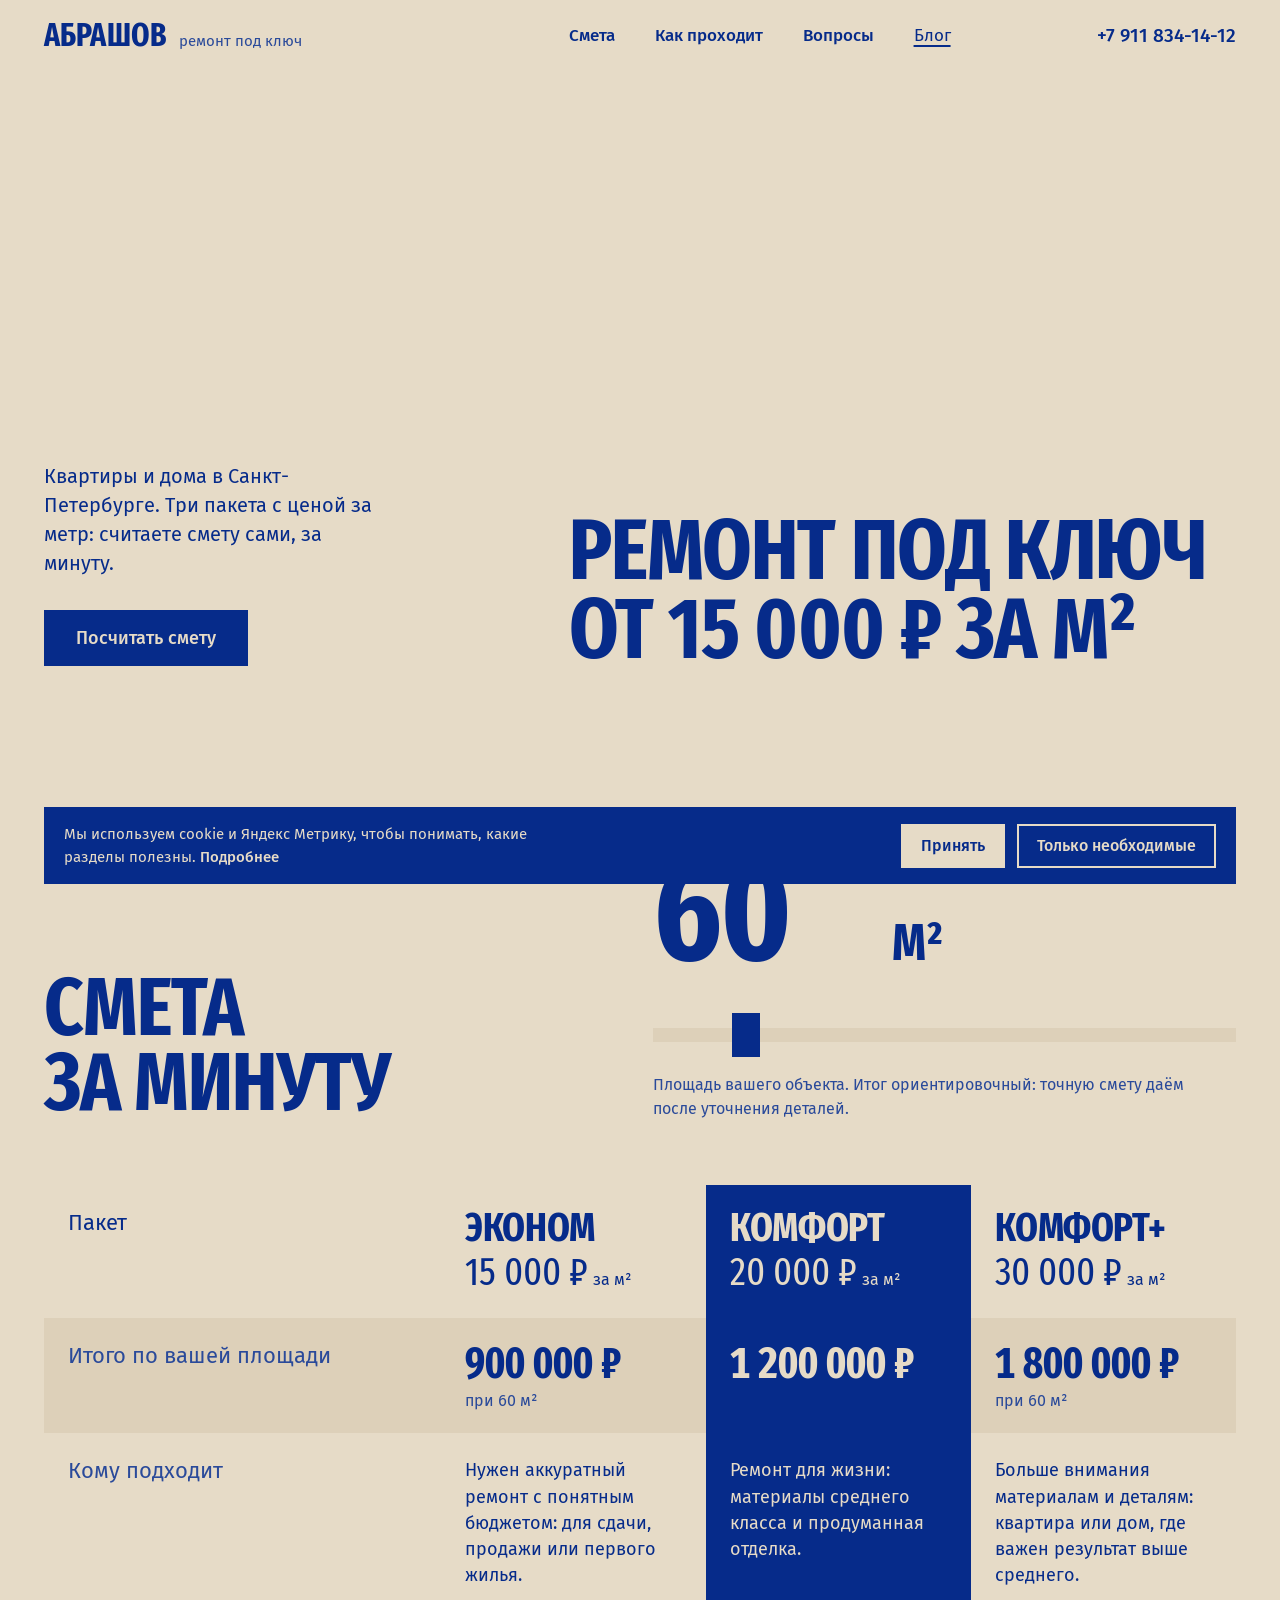
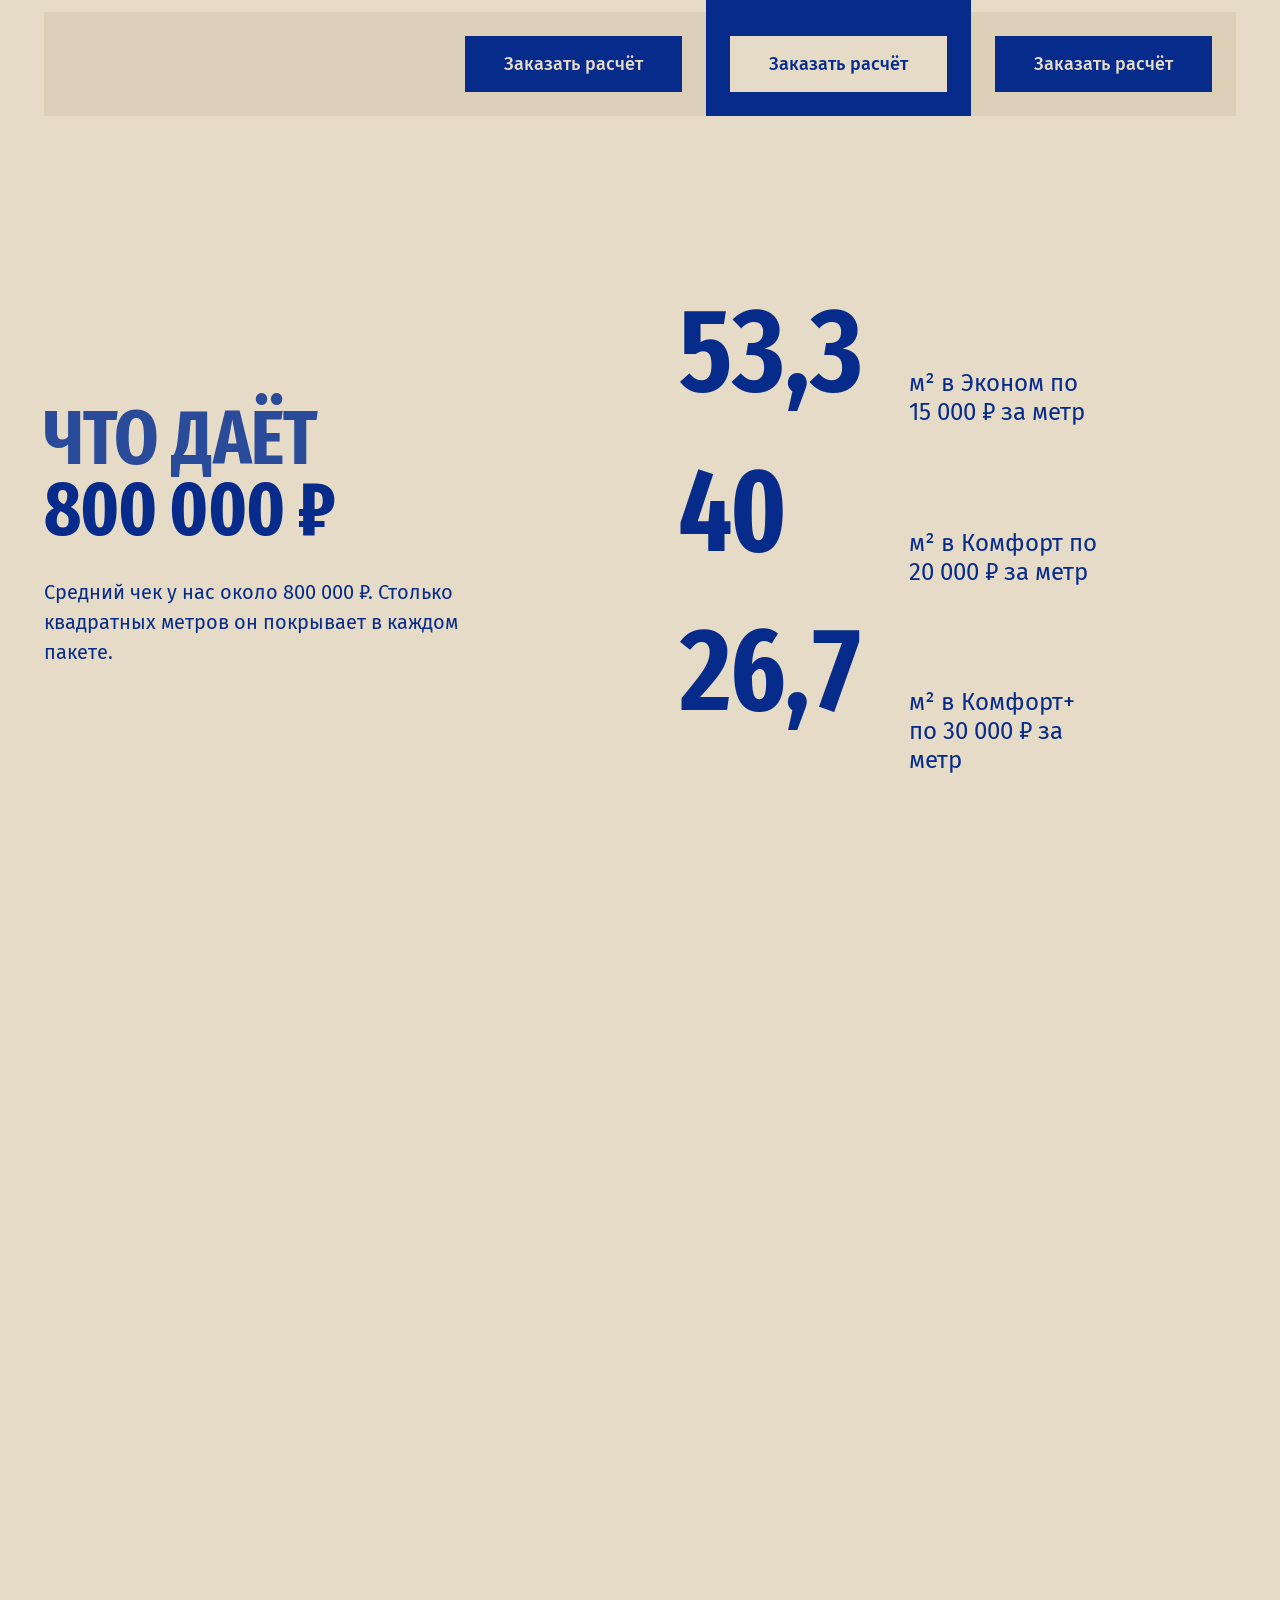
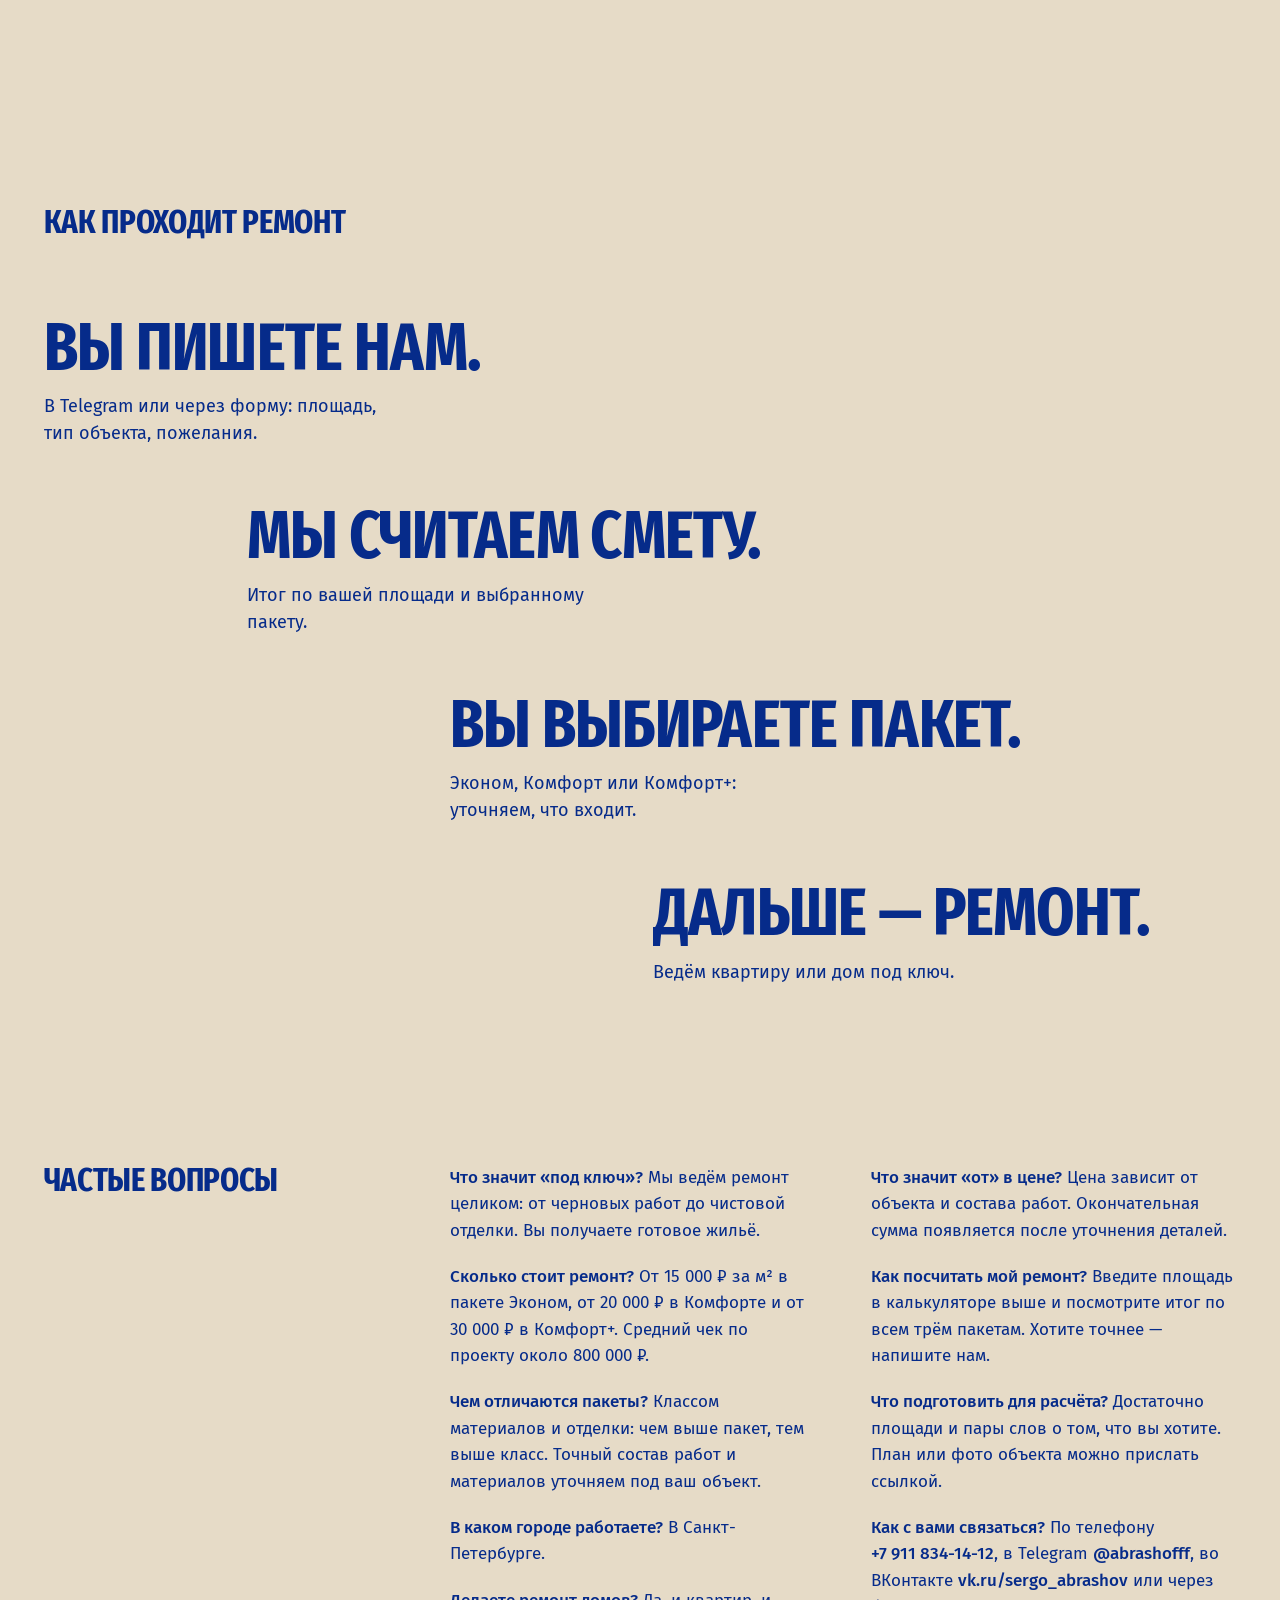
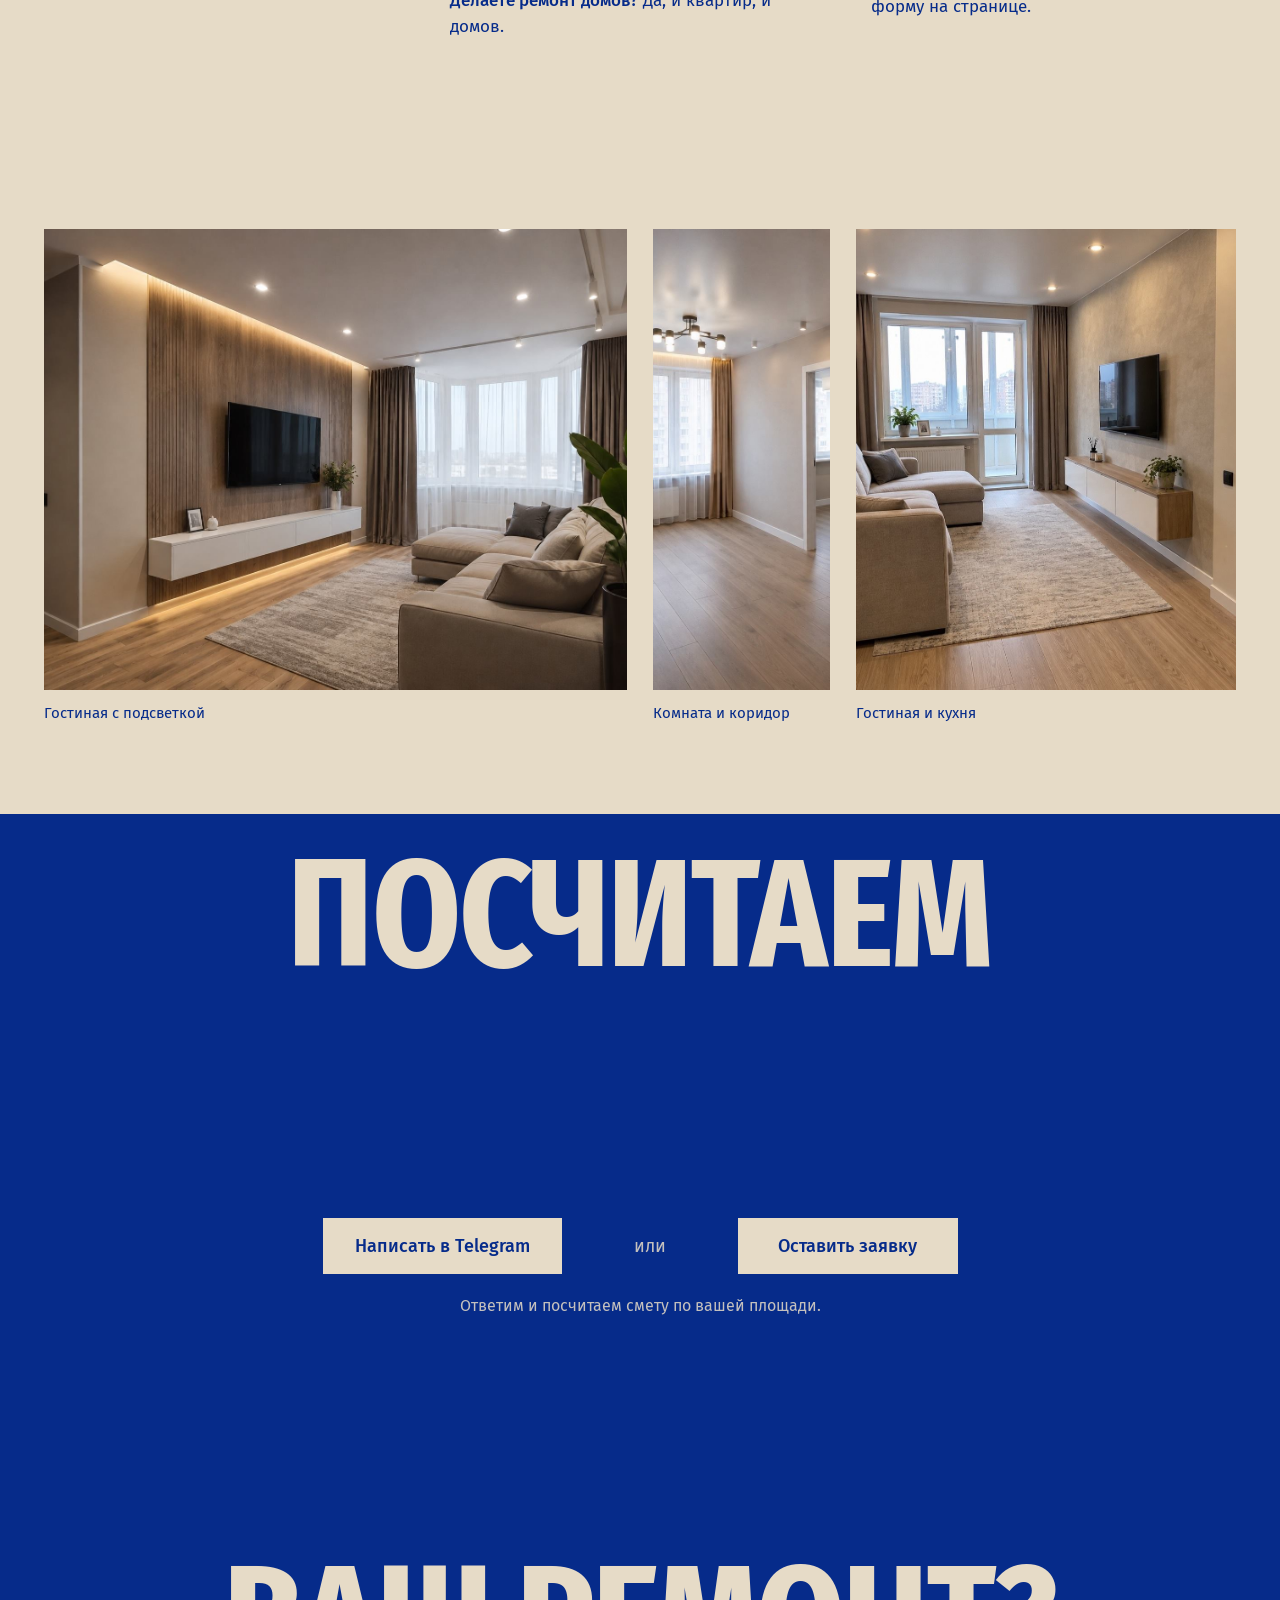
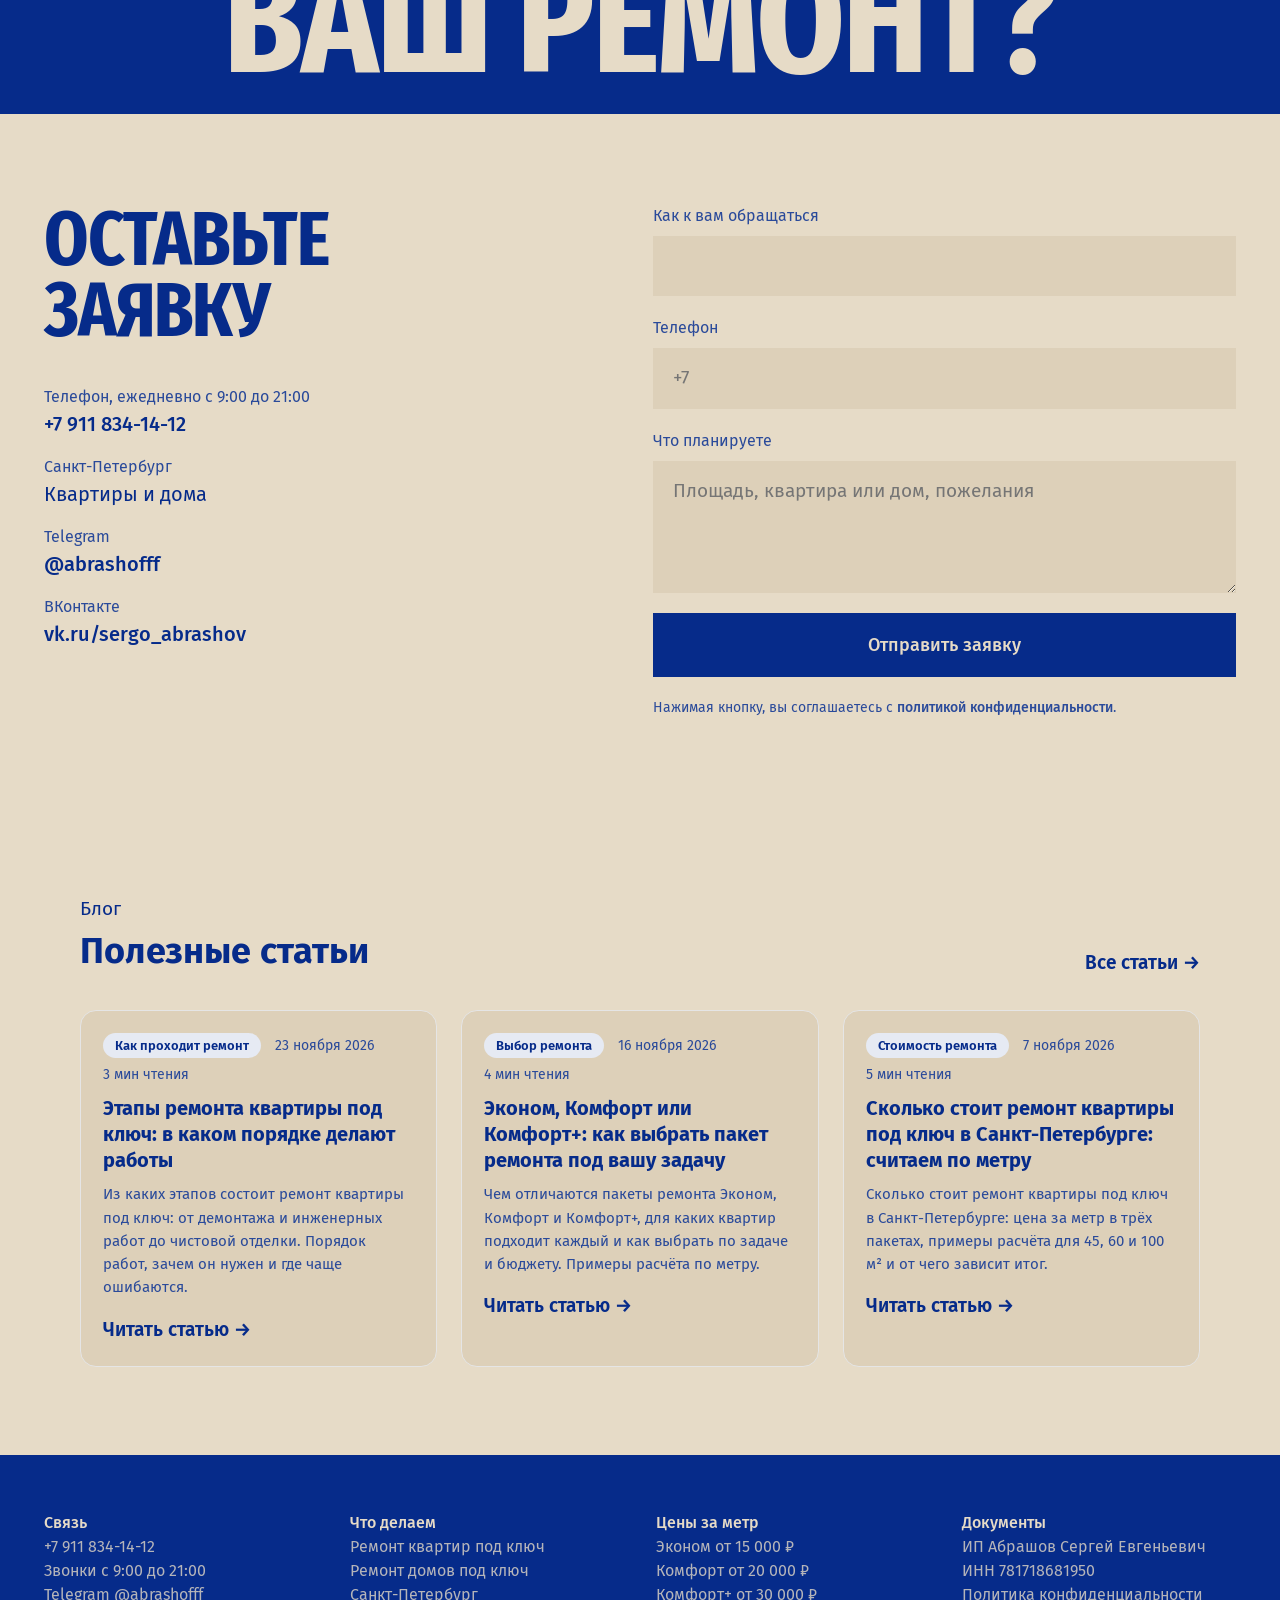
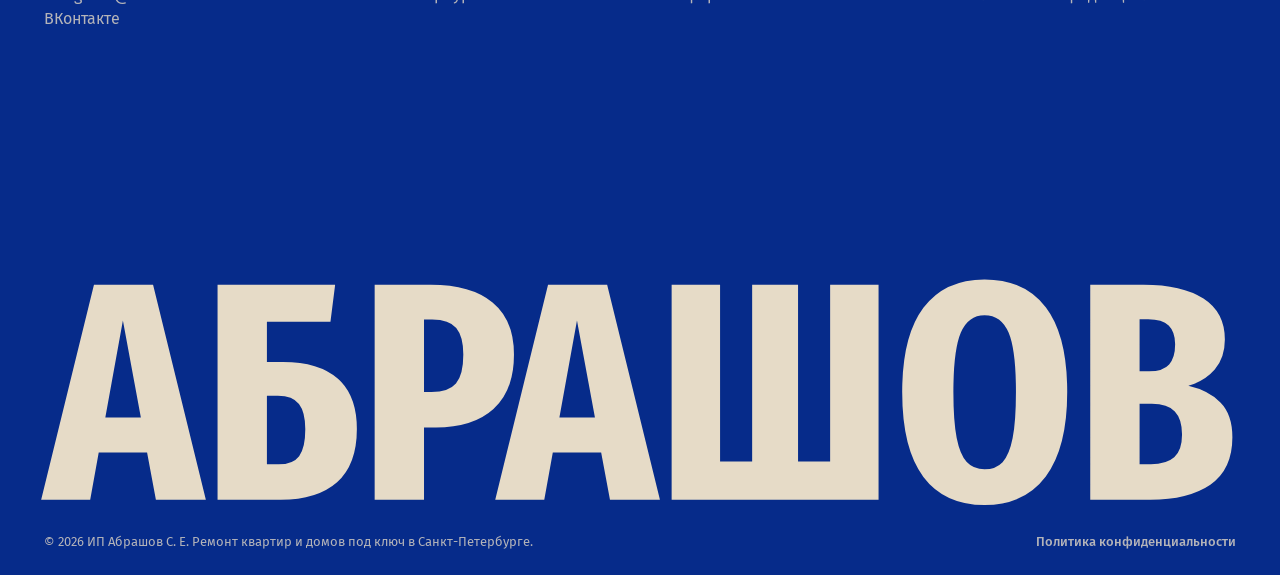
<file: index.html>
<!DOCTYPE html>
<html lang="ru">
<head>
<meta charset="UTF-8">
<meta name="viewport" content="width=device-width, initial-scale=1">
<title>Ремонт квартир и домов под ключ в Санкт-Петербурге от 15 000 ₽ за м² — Абрашов</title>
<meta name="description" content="Ремонт квартир и домов под ключ в Санкт-Петербурге. Три пакета: Эконом от 15 000 ₽, Комфорт от 20 000 ₽, Комфорт+ от 30 000 ₽ за м². Посчитайте смету по своей площади за минуту.">
<meta name="theme-color" content="#e6dbc7">
<meta name="yandex-verification" content="2a015a332a790919" />
<meta name="google-site-verification" content="uNDBeMEC0cLRSGET0Y1aqPsSHgo5Km2mpFstYpyJEKE" />
<link rel="canonical" href="https://abrashov-remont.ru/">
<meta property="og:url" content="https://abrashov-remont.ru/">
<meta property="og:locale" content="ru_RU">
<meta property="og:site_name" content="Абрашов">
<meta property="og:title" content="Ремонт под ключ от 15 000 ₽ за м² — Абрашов">
<meta property="og:description" content="Квартиры и дома. Три пакета с ценой за метр и калькулятор сметы.">
<meta property="og:type" content="website">
<link rel="icon" href="data:image/svg+xml,%3Csvg xmlns='http://www.w3.org/2000/svg' viewBox='0 0 64 64'%3E%3Crect width='64' height='64' fill='%23062b8a'/%3E%3Cpath d='M32 10 14 54h9l3-8h12l3 8h9L32 10Zm0 17 4 11H28l4-11Z' fill='%23e6dbc7'/%3E%3C/svg%3E">
<script>document.documentElement.classList.add('js');</script>
<link rel="preconnect" href="https://fonts.googleapis.com">
<link rel="preconnect" href="https://fonts.gstatic.com" crossorigin>
<link href="https://fonts.googleapis.com/css2?family=Fira+Sans+Extra+Condensed:wght@400;700&family=Fira+Sans:wght@400;500&display=swap" rel="stylesheet">
<link rel="stylesheet" href="styles.css">
<link rel="stylesheet" href="blog/blog.css">
<link rel="alternate" type="application/rss+xml" title="Блог" href="feed.xml">
<script type="application/ld+json">{"@context":"https://schema.org","@type":"HomeAndConstructionBusiness","name":"Абрашов — ремонт квартир и домов под ключ","url":"https://abrashov-remont.ru/","telephone":"+7 911 834-14-12","areaServed":{"@type":"City","name":"Санкт-Петербург"},"address":{"@type":"PostalAddress","addressLocality":"Санкт-Петербург","addressCountry":"RU"},"description":"Ремонт квартир и домов под ключ в Санкт-Петербурге. Три пакета: Эконом от 15 000 ₽, Комфорт от 20 000 ₽, Комфорт+ от 30 000 ₽ за м².","sameAs":["https://t.me/abrashofff","https://vk.ru/sergo_abrashov"],"makesOffer":[{"@type":"Offer","name":"Ремонт под ключ, пакет Эконом","priceSpecification":{"@type":"UnitPriceSpecification","price":"15000","priceCurrency":"RUB","unitText":"м²","minPrice":"15000"}},{"@type":"Offer","name":"Ремонт под ключ, пакет Комфорт","priceSpecification":{"@type":"UnitPriceSpecification","price":"20000","priceCurrency":"RUB","unitText":"м²","minPrice":"20000"}},{"@type":"Offer","name":"Ремонт под ключ, пакет Комфорт+","priceSpecification":{"@type":"UnitPriceSpecification","price":"30000","priceCurrency":"RUB","unitText":"м²","minPrice":"30000"}}]}</script>
</head>
<body>
<a class="skip" href="#smeta">К смете</a>

<header class="header" id="header">
  <div class="header__inner">
    <a class="logo" href="#top" aria-label="Абрашов — на главную">
      <span class="logo__name">Абрашов</span>
      <span class="logo__sfx">ремонт под ключ</span>
    </a>
    <nav class="nav" id="nav" aria-label="Разделы">
      <a class="link" href="#smeta">Смета</a>
      <a class="link" href="#how">Как проходит</a>
      <a class="link" href="#faq">Вопросы</a>
    <!-- BLOGNAV:START --><a href="blog/">Блог</a><!-- BLOGNAV:END --></nav>
    <a class="link header__tg" href="tel:+79118341412">+7 911 834-14-12</a>
    <button class="burger" id="burger" type="button" aria-expanded="false" aria-controls="menu">Меню</button>
  </div>
  <div class="menu" id="menu">
    <a href="#smeta">Смета</a>
    <a href="#how">Как проходит</a>
    <a href="#faq">Вопросы</a>
    <a href="#contact">Заявка</a>
    <a href="tel:+79118341412">+7 911 834-14-12</a>
  </div>
</header>

<main id="top">
  <section class="hero" aria-labelledby="h1">
    <div class="wrap">
      <div class="hero__row">
        <div class="hero__side">
          <p class="hero__lead">Квартиры и дома в Санкт-Петербурге. Три пакета с ценой за метр: считаете смету сами, за минуту.</p>
          <a class="btn" href="#smeta">Посчитать смету</a>
        </div>
        <h1 class="hero__title display" id="h1">
          <span class="line"><span>Ремонт под ключ</span></span>
          <span class="line"><span>от 15&nbsp;000&nbsp;₽ за&nbsp;м²</span></span>
        </h1>
      </div>
    </div>
  </section>

  <section class="section calc" id="smeta" aria-labelledby="calc-h">
    <div class="wrap">
      <div class="grid calc__head">
        <h2 class="calc__title display rise" id="calc-h">Смета<br>за минуту</h2>
        <div class="calc__control rise" style="--i:1">
          <label class="sr" for="area">Площадь вашего объекта, м²</label>
          <div class="area">
            <input id="area" name="area" type="number" inputmode="numeric" min="10" max="500" step="1" value="60" aria-describedby="area-note">
            <span class="area__unit" aria-hidden="true">м²</span>
          </div>
          <input class="range" id="range" type="range" min="20" max="300" step="1" value="60" aria-label="Площадь, м²">
          <p class="calc__note" id="area-note">Площадь вашего объекта. Итог ориентировочный: точную смету даём после уточнения деталей.</p>
        </div>
      </div>

      <div class="plans" id="plans">
        <div class="plans__labels" aria-hidden="true">
          <div class="cell">Пакет</div>
          <div class="cell">Итого по вашей площади</div>
          <div class="cell">Кому подходит</div>
          <div class="cell cell--cta">&nbsp;</div>
        </div>

        <article class="plan rise" style="--i:1" data-plan="eco" data-name="Эконом" data-rate="15000" tabindex="0" aria-label="Пакет Эконом">
          <div class="cell"><h3 class="plan__name">Эконом</h3><p class="plan__price">15&nbsp;000&nbsp;₽<small>за м²</small></p></div>
          <div class="cell" data-label="Итого по вашей площади"><p class="plan__total" data-total>900&nbsp;000&nbsp;₽<small>при 60&nbsp;м²</small></p></div>
          <div class="cell" data-label="Кому подходит"><p class="plan__fit">Нужен аккуратный ремонт с понятным бюджетом: для сдачи, продажи или первого жилья.</p></div>
          <div class="cell cell--cta"><button class="btn" type="button" data-pick>Заказать расчёт</button></div>
        </article>

        <article class="plan rise is-on" style="--i:2" data-plan="comf" data-name="Комфорт" data-rate="20000" tabindex="0" aria-label="Пакет Комфорт">
          <div class="cell"><h3 class="plan__name">Комфорт</h3><p class="plan__price">20&nbsp;000&nbsp;₽<small>за м²</small></p></div>
          <div class="cell" data-label="Итого по вашей площади"><p class="plan__total" data-total>1&nbsp;200&nbsp;000&nbsp;₽<small>при 60&nbsp;м²</small></p></div>
          <div class="cell" data-label="Кому подходит"><p class="plan__fit">Ремонт для жизни: материалы среднего класса и продуманная отделка.</p></div>
          <div class="cell cell--cta"><button class="btn" type="button" data-pick>Заказать расчёт</button></div>
        </article>

        <article class="plan rise" style="--i:3" data-plan="plus" data-name="Комфорт+" data-rate="30000" tabindex="0" aria-label="Пакет Комфорт плюс">
          <div class="cell"><h3 class="plan__name">Комфорт+</h3><p class="plan__price">30&nbsp;000&nbsp;₽<small>за м²</small></p></div>
          <div class="cell" data-label="Итого по вашей площади"><p class="plan__total" data-total>1&nbsp;800&nbsp;000&nbsp;₽<small>при 60&nbsp;м²</small></p></div>
          <div class="cell" data-label="Кому подходит"><p class="plan__fit">Больше внимания материалам и деталям: квартира или дом, где важен результат выше среднего.</p></div>
          <div class="cell cell--cta"><button class="btn" type="button" data-pick>Заказать расчёт</button></div>
        </article>
      </div>
    </div>
  </section>

  <section class="section" id="budget" aria-labelledby="ledger-h">
    <div class="wrap">
      <div class="grid ledger">
        <div class="ledger__head">
          <h2 class="ledger__title display rise" id="ledger-h"><span>Что даёт</span><span>800&nbsp;000&nbsp;₽</span></h2>
          <p class="ledger__lead rise" style="--i:1">Средний чек у нас около 800&nbsp;000&nbsp;₽. Столько квадратных метров он покрывает в каждом пакете.</p>
        </div>
        <div class="ledger__rows">
          <div class="fig rise"><span class="fig__w">53</span><span class="fig__d">,3</span><p class="fig__cap">м² в Эконом по 15&nbsp;000&nbsp;₽ за метр</p></div>
          <div class="fig rise" style="--i:1"><span class="fig__w">40</span><span class="fig__d"></span><p class="fig__cap">м² в Комфорт по 20&nbsp;000&nbsp;₽ за метр</p></div>
          <div class="fig rise" style="--i:2"><span class="fig__w">26</span><span class="fig__d">,7</span><p class="fig__cap">м² в Комфорт+ по 30&nbsp;000&nbsp;₽ за метр</p></div>
        </div>
      </div>
    </div>
  </section>


  <section class="band" aria-label="Фото интерьера">
    <figure class="band__fig rise">
      <img src="assets/rooms-collage.jpg" width="1536" height="1024" alt="Готовая квартира: гостиная, кухня, спальня, ванная и прихожая в тёплых тонах" loading="lazy" decoding="async">

    </figure>
  </section>

  <section class="section how" id="how" aria-labelledby="how-h">
    <div class="wrap">
      <h2 class="how__title display rise" id="how-h">Как проходит ремонт</h2>
      <ol class="grid steps">
        <li class="step rise"><p class="step__line">Вы пишете нам.</p><p>В Telegram или через форму: площадь, тип объекта, пожелания.</p></li>
        <li class="step rise" style="--i:1"><p class="step__line">Мы считаем смету.</p><p>Итог по вашей площади и выбранному пакету.</p></li>
        <li class="step rise" style="--i:2"><p class="step__line">Вы выбираете пакет.</p><p>Эконом, Комфорт или Комфорт+: уточняем, что входит.</p></li>
        <li class="step rise" style="--i:3"><p class="step__line">Дальше — ремонт.</p><p>Ведём квартиру или дом под ключ.</p></li>
      </ol>
    </div>
  </section>

  <section class="section" id="faq" aria-labelledby="faq-h">
    <div class="wrap">
      <div class="grid faq__grid">
        <h2 class="faq__title display rise" id="faq-h">Частые вопросы</h2>
        <div class="faq__text rise" style="--i:1">
          <p><b>Что значит «под ключ»?</b> Мы ведём ремонт целиком: от черновых работ до чистовой отделки. Вы получаете готовое жильё.</p>
          <p><b>Сколько стоит ремонт?</b> От 15&nbsp;000&nbsp;₽ за м² в пакете Эконом, от 20&nbsp;000&nbsp;₽ в Комфорте и от 30&nbsp;000&nbsp;₽ в Комфорт+. Средний чек по проекту около 800&nbsp;000&nbsp;₽.</p>
          <p><b>Чем отличаются пакеты?</b> Классом материалов и отделки: чем выше пакет, тем выше класс. Точный состав работ и материалов уточняем под ваш объект.</p>
          <p><b>В каком городе работаете?</b> В Санкт-Петербурге.</p>
          <p><b>Делаете ремонт домов?</b> Да, и квартир, и домов.</p>
          <p><b>Что значит «от» в цене?</b> Цена зависит от объекта и состава работ. Окончательная сумма появляется после уточнения деталей.</p>
          <p><b>Как посчитать мой ремонт?</b> Введите площадь в калькуляторе выше и посмотрите итог по всем трём пакетам. Хотите точнее — напишите нам.</p>
          <p><b>Что подготовить для расчёта?</b> Достаточно площади и пары слов о том, что вы хотите. План или фото объекта можно прислать ссылкой.</p>
          <p><b>Как с вами связаться?</b> По телефону <a class="link" href="tel:+79118341412">+7&nbsp;911&nbsp;834-14-12</a>, в Telegram <a class="link" href="https://t.me/abrashofff" target="_blank" rel="noopener">@abrashofff</a>, во ВКонтакте <a class="link" href="https://vk.ru/sergo_abrashov" target="_blank" rel="noopener">vk.ru/sergo_abrashov</a> или через форму на странице.</p>
        </div>
      </div>
    </div>
  </section>


  <section class="section trio" aria-label="Этапы ремонта на фото">
    <div class="wrap">
      <div class="trio__grid">
        <figure class="trio__a rise"><img src="assets/living-tv-wall.jpg" width="1536" height="1024" alt="Гостиная с деревянной панелью за телевизором и подсветкой" loading="lazy" decoding="async"><figcaption>Гостиная с подсветкой</figcaption></figure>
        <figure class="trio__b rise" style="--i:1"><img src="assets/hall-and-window.jpg" width="1536" height="1024" alt="Комната с окном и тёплой подсветкой после ремонта" loading="lazy" decoding="async"><figcaption>Комната и коридор</figcaption></figure>
        <figure class="trio__c rise" style="--i:2"><img src="assets/living-room.jpg" width="1448" height="1086" alt="Гостиная, соединённая с кухней-столовой, светлый ламинат" loading="lazy" decoding="async"><figcaption>Гостиная и кухня</figcaption></figure>
      </div>
    </div>
  </section>

  <section class="cta on-ink" aria-labelledby="cta-h">
    <h2 class="cta__q display" id="cta-h"><span class="cta__a">Посчитаем</span><span class="cta__b">ваш ремонт?</span></h2>
    <div class="cta__mid">
      <div class="cta__row">
        <a class="btn btn--inv" href="https://t.me/abrashofff" target="_blank" rel="noopener">Написать в Telegram</a>
        <span class="cta__or">или</span>
        <a class="btn btn--inv" href="#contact">Оставить заявку</a>
      </div>
      <p class="cta__after">Ответим и посчитаем смету по вашей площади.</p>
    </div>
  </section>

  <section class="section contact" id="contact" aria-labelledby="contact-h">
    <div class="wrap">
      <div class="grid contact__grid">
        <div class="contact__head">
          <h2 class="contact__title display rise" id="contact-h">Оставьте<br>заявку</h2>
          <ul class="contact__list rise" style="--i:1">
            <li><span>Телефон, ежедневно с 9:00 до 21:00</span><a class="link" href="tel:+79118341412">+7 911 834-14-12</a></li>
            <li><span>Санкт-Петербург</span>Квартиры и дома</li>
            <li><span>Telegram</span><a class="link" href="https://t.me/abrashofff" target="_blank" rel="noopener">@abrashofff</a></li>
            <li><span>ВКонтакте</span><a class="link" href="https://vk.ru/sergo_abrashov" target="_blank" rel="noopener">vk.ru/sergo_abrashov</a></li>
          </ul>
        </div>
        <form class="form rise" style="--i:1" id="leadForm" novalidate>
          <input class="hp" type="text" name="_gotcha" tabindex="-1" autocomplete="off" aria-hidden="true">
          <div class="field">
            <label for="f-name">Как к вам обращаться</label>
            <input id="f-name" name="name" type="text" autocomplete="name" required>
          </div>
          <div class="field">
            <label for="f-phone">Телефон</label>
            <input id="f-phone" name="phone" type="tel" inputmode="tel" autocomplete="tel" placeholder="+7" required>
          </div>
          <div class="field">
            <label for="f-comment">Что планируете</label>
            <textarea id="f-comment" name="comment" placeholder="Площадь, квартира или дом, пожелания"></textarea>
          </div>
          <button class="btn" type="submit">Отправить заявку</button>
          <p class="form__note">Нажимая кнопку, вы соглашаетесь с <a class="link" href="privacy.html">политикой конфиденциальности</a>.</p>
        </form>
      </div>
    </div>
  </section>
<!-- BLOG:START -->
<section class="b-home" id="blog">
  <div class="container">
    <div class="b-home__head"><div><p class="section-tag">Блог</p><h2>Полезные статьи</h2></div><a class="b-more" href="blog/">Все статьи</a></div>
    <div class="b-grid"><article class="b-card">
  
  <div class="b-card__body">
    <div class="b-meta"><span class="b-chip">Как проходит ремонт</span><time datetime="2026-11-23">23 ноября 2026</time><span>3 мин чтения</span></div>
    <h3><a href="blog/etapy-remonta-kvartiry-pod-klyuch/">Этапы ремонта квартиры под ключ: в каком порядке делают работы</a></h3>
    <p>Из каких этапов состоит ремонт квартиры под ключ: от демонтажа и инженерных работ до чистовой отделки. Порядок работ, зачем он нужен и где чаще ошибаются.</p>
    <a class="b-more" href="blog/etapy-remonta-kvartiry-pod-klyuch/">Читать статью</a>
  </div>
</article><article class="b-card">
  
  <div class="b-card__body">
    <div class="b-meta"><span class="b-chip">Выбор ремонта</span><time datetime="2026-11-16">16 ноября 2026</time><span>4 мин чтения</span></div>
    <h3><a href="blog/econom-komfort-komfort-plus-kak-vybrat/">Эконом, Комфорт или Комфорт+: как выбрать пакет ремонта под вашу задачу</a></h3>
    <p>Чем отличаются пакеты ремонта Эконом, Комфорт и Комфорт+, для каких квартир подходит каждый и как выбрать по задаче и бюджету. Примеры расчёта по метру.</p>
    <a class="b-more" href="blog/econom-komfort-komfort-plus-kak-vybrat/">Читать статью</a>
  </div>
</article><article class="b-card">
  
  <div class="b-card__body">
    <div class="b-meta"><span class="b-chip">Стоимость ремонта</span><time datetime="2026-11-07">7 ноября 2026</time><span>5 мин чтения</span></div>
    <h3><a href="blog/skolko-stoit-remont-pod-klyuch-spb/">Сколько стоит ремонт квартиры под ключ в Санкт-Петербурге: считаем по метру</a></h3>
    <p>Сколько стоит ремонт квартиры под ключ в Санкт-Петербурге: цена за метр в трёх пакетах, примеры расчёта для 45, 60 и 100 м² и от чего зависит итог.</p>
    <a class="b-more" href="blog/skolko-stoit-remont-pod-klyuch-spb/">Читать статью</a>
  </div>
</article></div>
  </div>
</section>
<!-- BLOG:END -->
</main>

<footer class="footer on-ink">
  <div class="wrap">
    <div class="footer__cols">
      <ul><li>Связь</li><li><a href="tel:+79118341412">+7 911 834-14-12</a></li><li>Звонки с 9:00 до 21:00</li><li><a href="https://t.me/abrashofff" target="_blank" rel="noopener">Telegram @abrashofff</a></li><li><a href="https://vk.ru/sergo_abrashov" target="_blank" rel="noopener">ВКонтакте</a></li></ul>
      <ul><li>Что делаем</li><li>Ремонт квартир под ключ</li><li>Ремонт домов под ключ</li><li>Санкт-Петербург</li></ul>
      <ul><li>Цены за метр</li><li>Эконом от 15 000 ₽</li><li>Комфорт от 20 000 ₽</li><li>Комфорт+ от 30 000 ₽</li></ul>
      <ul><li>Документы</li><li>ИП Абрашов Сергей Евгеньевич</li><li>ИНН 781718681950</li><li><a href="privacy.html">Политика конфиденциальности</a></li></ul>
    </div>
  </div>
  <div></div>
  <div class="wrap">
    <div class="footer__mark" aria-hidden="true">
      <svg viewBox="0 0 1000 200" preserveAspectRatio="xMidYMax meet"><text x="0" y="190" font-size="260" textLength="1000" lengthAdjust="spacingAndGlyphs">АБРАШОВ</text></svg>
    </div>
    <div class="footer__legal">
      <span>© <span id="year">2026</span> ИП Абрашов С. Е. Ремонт квартир и домов под ключ в Санкт-Петербурге.</span>
      <a class="link" href="privacy.html">Политика конфиденциальности</a>
    </div>
  </div>
</footer>

<script src="script.js"></script>
</body>
</html>
</file>
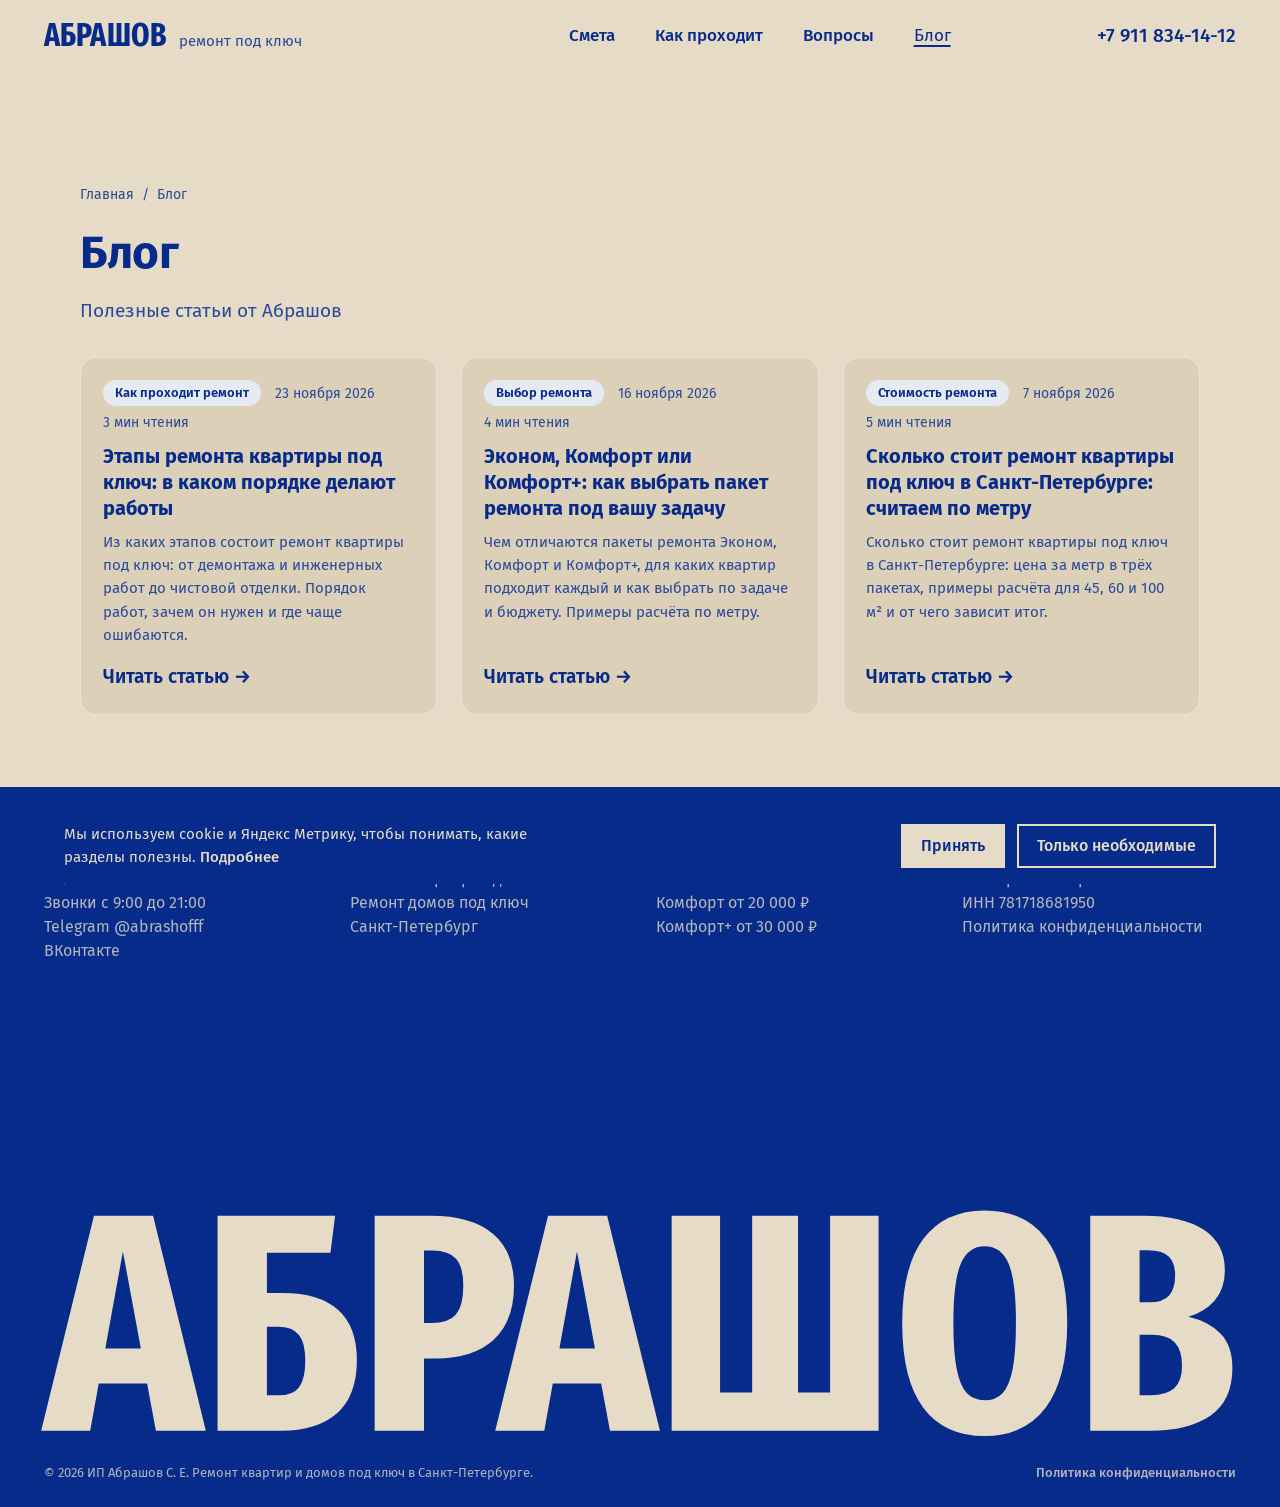
<file: blog/index.html>
<!DOCTYPE html>
<html lang="ru">
<head>
<meta charset="UTF-8">
<meta name="viewport" content="width=device-width, initial-scale=1.0">
<title>Блог — Абрашов</title>
<meta name="description" content="Полезные статьи от Абрашов">
<link rel="canonical" href="https://abrashov-remont.ru/blog/">
<meta name="robots" content="index, follow, max-image-preview:large">
<meta property="og:type" content="website">
<meta property="og:title" content="Блог — Абрашов">
<meta property="og:description" content="Полезные статьи от Абрашов">
<meta property="og:url" content="https://abrashov-remont.ru/blog/">
<meta property="og:locale" content="ru_RU">

<link rel="alternate" type="application/rss+xml" title="Абрашов — блог" href="https://abrashov-remont.ru/feed.xml">
<meta name="theme-color" content="#e6dbc7">
<link rel="icon" href="data:image/svg+xml,%3Csvg xmlns='http://www.w3.org/2000/svg' viewBox='0 0 64 64'%3E%3Crect width='64' height='64' fill='%23062b8a'/%3E%3Cpath d='M32 10 14 54h9l3-8h12l3 8h9L32 10Zm0 17 4 11H28l4-11Z' fill='%23e6dbc7'/%3E%3C/svg%3E">
<link rel="preconnect" href="https://fonts.googleapis.com">
<link rel="preconnect" href="https://fonts.gstatic.com" crossorigin>
<link href="https://fonts.googleapis.com/css2?family=Fira+Sans+Extra+Condensed:wght@400;700&family=Fira+Sans:wght@400;500&display=swap" rel="stylesheet">
<link rel="stylesheet" href="/styles.css">
<link rel="stylesheet" href="/blog/blog.css">
<link rel="stylesheet" href="/blog/blog.css">
<script type="application/ld+json">{"@context":"https://schema.org","@type":"Blog","name":"Блог — Абрашов","url":"https://abrashov-remont.ru/blog/","blogPost":[{"@type":"BlogPosting","headline":"Этапы ремонта квартиры под ключ: в каком порядке делают работы","url":"https://abrashov-remont.ru/blog/etapy-remonta-kvartiry-pod-klyuch/","datePublished":"2026-11-23"},{"@type":"BlogPosting","headline":"Эконом, Комфорт или Комфорт+: как выбрать пакет ремонта под вашу задачу","url":"https://abrashov-remont.ru/blog/econom-komfort-komfort-plus-kak-vybrat/","datePublished":"2026-11-16"},{"@type":"BlogPosting","headline":"Сколько стоит ремонт квартиры под ключ в Санкт-Петербурге: считаем по метру","url":"https://abrashov-remont.ru/blog/skolko-stoit-remont-pod-klyuch-spb/","datePublished":"2026-11-07"}]}</script>
</head>
<body class="b-page">
<header class="header" id="header">
  <div class="header__inner">
    <a class="logo" href="/#top" aria-label="Абрашов — на главную">
      <span class="logo__name">Абрашов</span>
      <span class="logo__sfx">ремонт под ключ</span>
    </a>
    <nav class="nav" id="nav" aria-label="Разделы">
      <a class="link" href="/#smeta">Смета</a>
      <a class="link" href="/#how">Как проходит</a>
      <a class="link" href="/#faq">Вопросы</a>
    <!-- BLOGNAV:START --><a href="/blog/">Блог</a><!-- BLOGNAV:END --></nav>
    <a class="link header__tg" href="tel:+79118341412">+7 911 834-14-12</a>
    <button class="burger" id="burger" type="button" aria-expanded="false" aria-controls="menu">Меню</button>
  </div>
  <div class="menu" id="menu">
    <a href="/#smeta">Смета</a>
    <a href="/#how">Как проходит</a>
    <a href="/#faq">Вопросы</a>
    <a href="/#contact">Заявка</a>
    <a href="tel:+79118341412">+7 911 834-14-12</a>
  </div>
</header>
<main class="blog">

<section class="b-list">
  <nav class="b-crumbs" aria-label="Хлебные крошки"><a href="/">Главная</a><span>/</span><span>Блог</span></nav>
  <header class="b-head"><h1>Блог</h1><p class="b-lead">Полезные статьи от Абрашов</p></header>
  <div class="b-grid"><article class="b-card">
  
  <div class="b-card__body">
    <div class="b-meta"><span class="b-chip">Как проходит ремонт</span><time datetime="2026-11-23">23 ноября 2026</time><span>3 мин чтения</span></div>
    <h3><a href="/blog/etapy-remonta-kvartiry-pod-klyuch/">Этапы ремонта квартиры под ключ: в каком порядке делают работы</a></h3>
    <p>Из каких этапов состоит ремонт квартиры под ключ: от демонтажа и инженерных работ до чистовой отделки. Порядок работ, зачем он нужен и где чаще ошибаются.</p>
    <a class="b-more" href="/blog/etapy-remonta-kvartiry-pod-klyuch/">Читать статью</a>
  </div>
</article><article class="b-card">
  
  <div class="b-card__body">
    <div class="b-meta"><span class="b-chip">Выбор ремонта</span><time datetime="2026-11-16">16 ноября 2026</time><span>4 мин чтения</span></div>
    <h3><a href="/blog/econom-komfort-komfort-plus-kak-vybrat/">Эконом, Комфорт или Комфорт+: как выбрать пакет ремонта под вашу задачу</a></h3>
    <p>Чем отличаются пакеты ремонта Эконом, Комфорт и Комфорт+, для каких квартир подходит каждый и как выбрать по задаче и бюджету. Примеры расчёта по метру.</p>
    <a class="b-more" href="/blog/econom-komfort-komfort-plus-kak-vybrat/">Читать статью</a>
  </div>
</article><article class="b-card">
  
  <div class="b-card__body">
    <div class="b-meta"><span class="b-chip">Стоимость ремонта</span><time datetime="2026-11-07">7 ноября 2026</time><span>5 мин чтения</span></div>
    <h3><a href="/blog/skolko-stoit-remont-pod-klyuch-spb/">Сколько стоит ремонт квартиры под ключ в Санкт-Петербурге: считаем по метру</a></h3>
    <p>Сколько стоит ремонт квартиры под ключ в Санкт-Петербурге: цена за метр в трёх пакетах, примеры расчёта для 45, 60 и 100 м² и от чего зависит итог.</p>
    <a class="b-more" href="/blog/skolko-stoit-remont-pod-klyuch-spb/">Читать статью</a>
  </div>
</article></div>
</section>
</main>
<footer class="footer on-ink">
  <div class="wrap">
    <div class="footer__cols">
      <ul><li>Связь</li><li><a href="tel:+79118341412">+7 911 834-14-12</a></li><li>Звонки с 9:00 до 21:00</li><li><a href="https://t.me/abrashofff" target="_blank" rel="noopener">Telegram @abrashofff</a></li><li><a href="https://vk.ru/sergo_abrashov" target="_blank" rel="noopener">ВКонтакте</a></li></ul>
      <ul><li>Что делаем</li><li>Ремонт квартир под ключ</li><li>Ремонт домов под ключ</li><li>Санкт-Петербург</li></ul>
      <ul><li>Цены за метр</li><li>Эконом от 15 000 ₽</li><li>Комфорт от 20 000 ₽</li><li>Комфорт+ от 30 000 ₽</li></ul>
      <ul><li>Документы</li><li>ИП Абрашов Сергей Евгеньевич</li><li>ИНН 781718681950</li><li><a href="/privacy.html">Политика конфиденциальности</a></li></ul>
    </div>
  </div>
  <div></div>
  <div class="wrap">
    <div class="footer__mark" aria-hidden="true">
      <svg viewBox="0 0 1000 200" preserveAspectRatio="xMidYMax meet"><text x="0" y="190" font-size="260" textLength="1000" lengthAdjust="spacingAndGlyphs">АБРАШОВ</text></svg>
    </div>
    <div class="footer__legal">
      <span>© <span id="year">2026</span> ИП Абрашов С. Е. Ремонт квартир и домов под ключ в Санкт-Петербурге.</span>
      <a class="link" href="/privacy.html">Политика конфиденциальности</a>
    </div>
  </div>
</footer>
<script src="/script.js" defer></script>

</body>
</html>
</file>
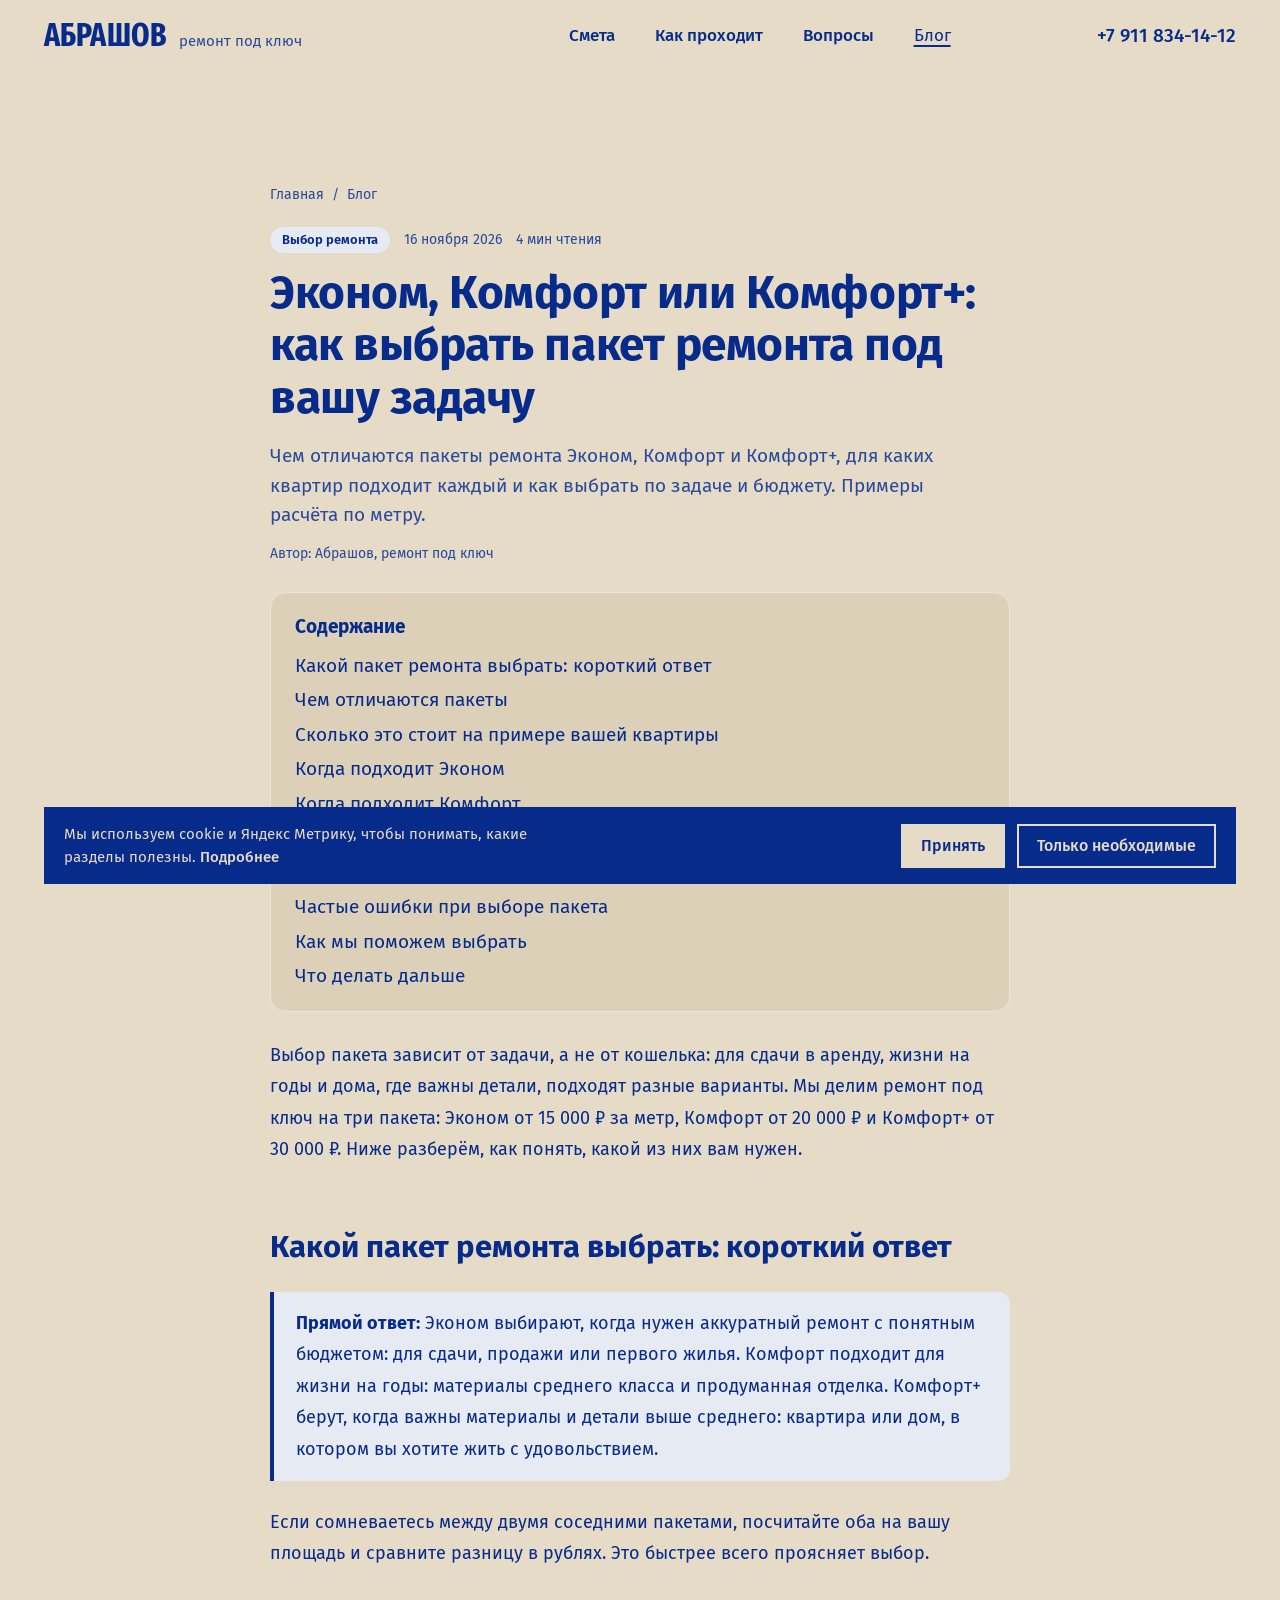
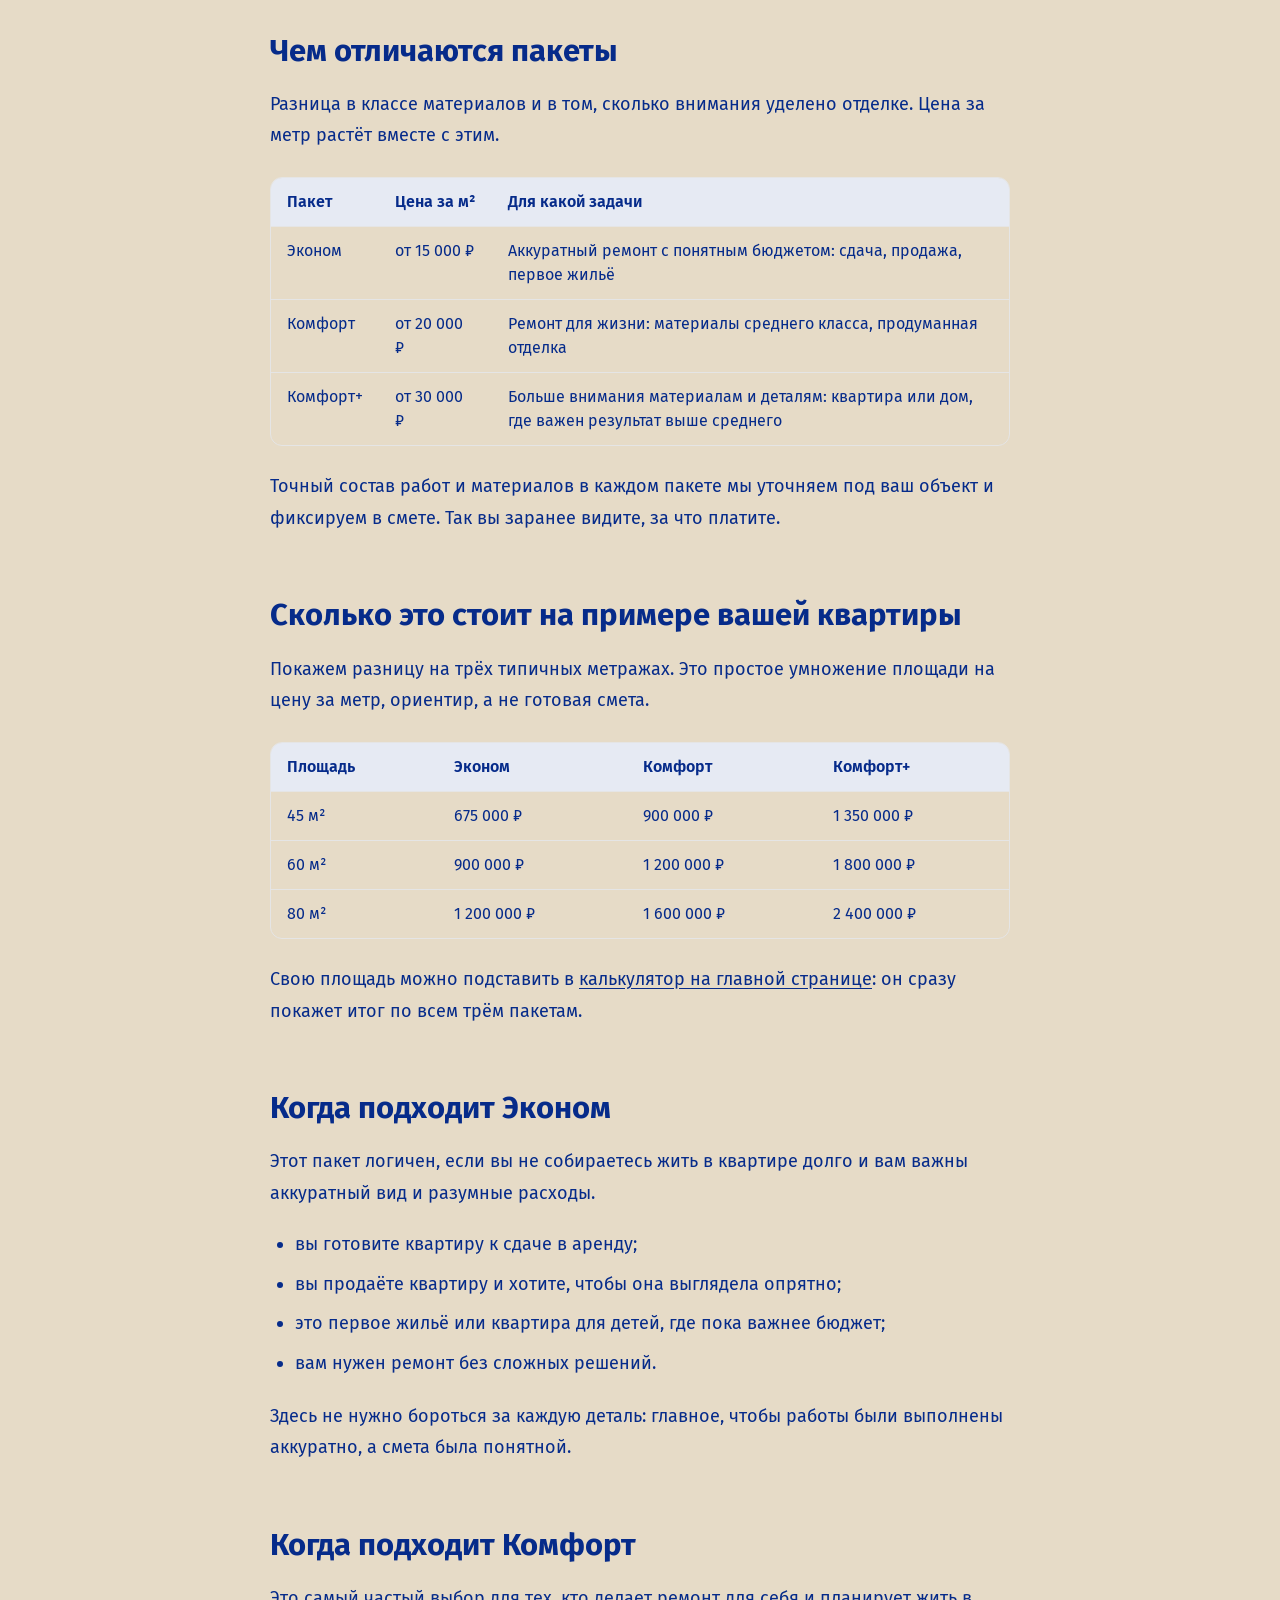
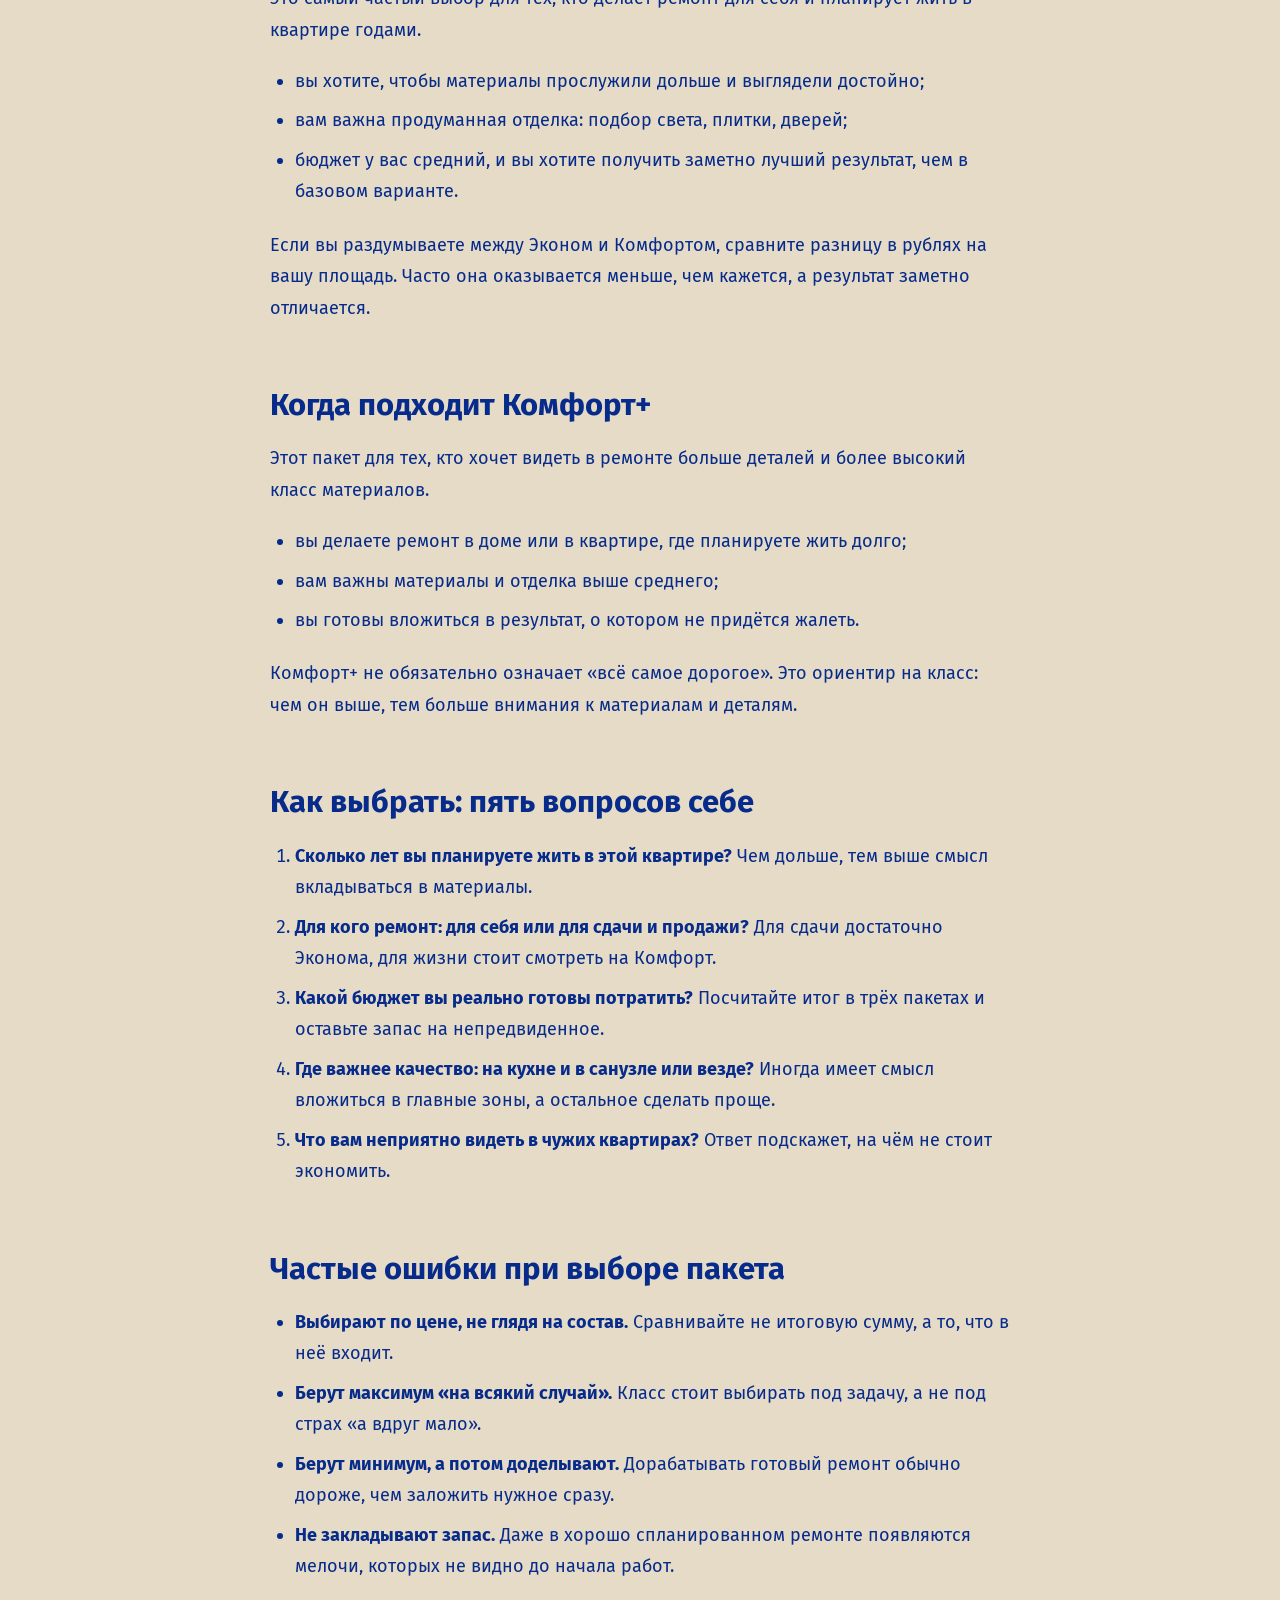
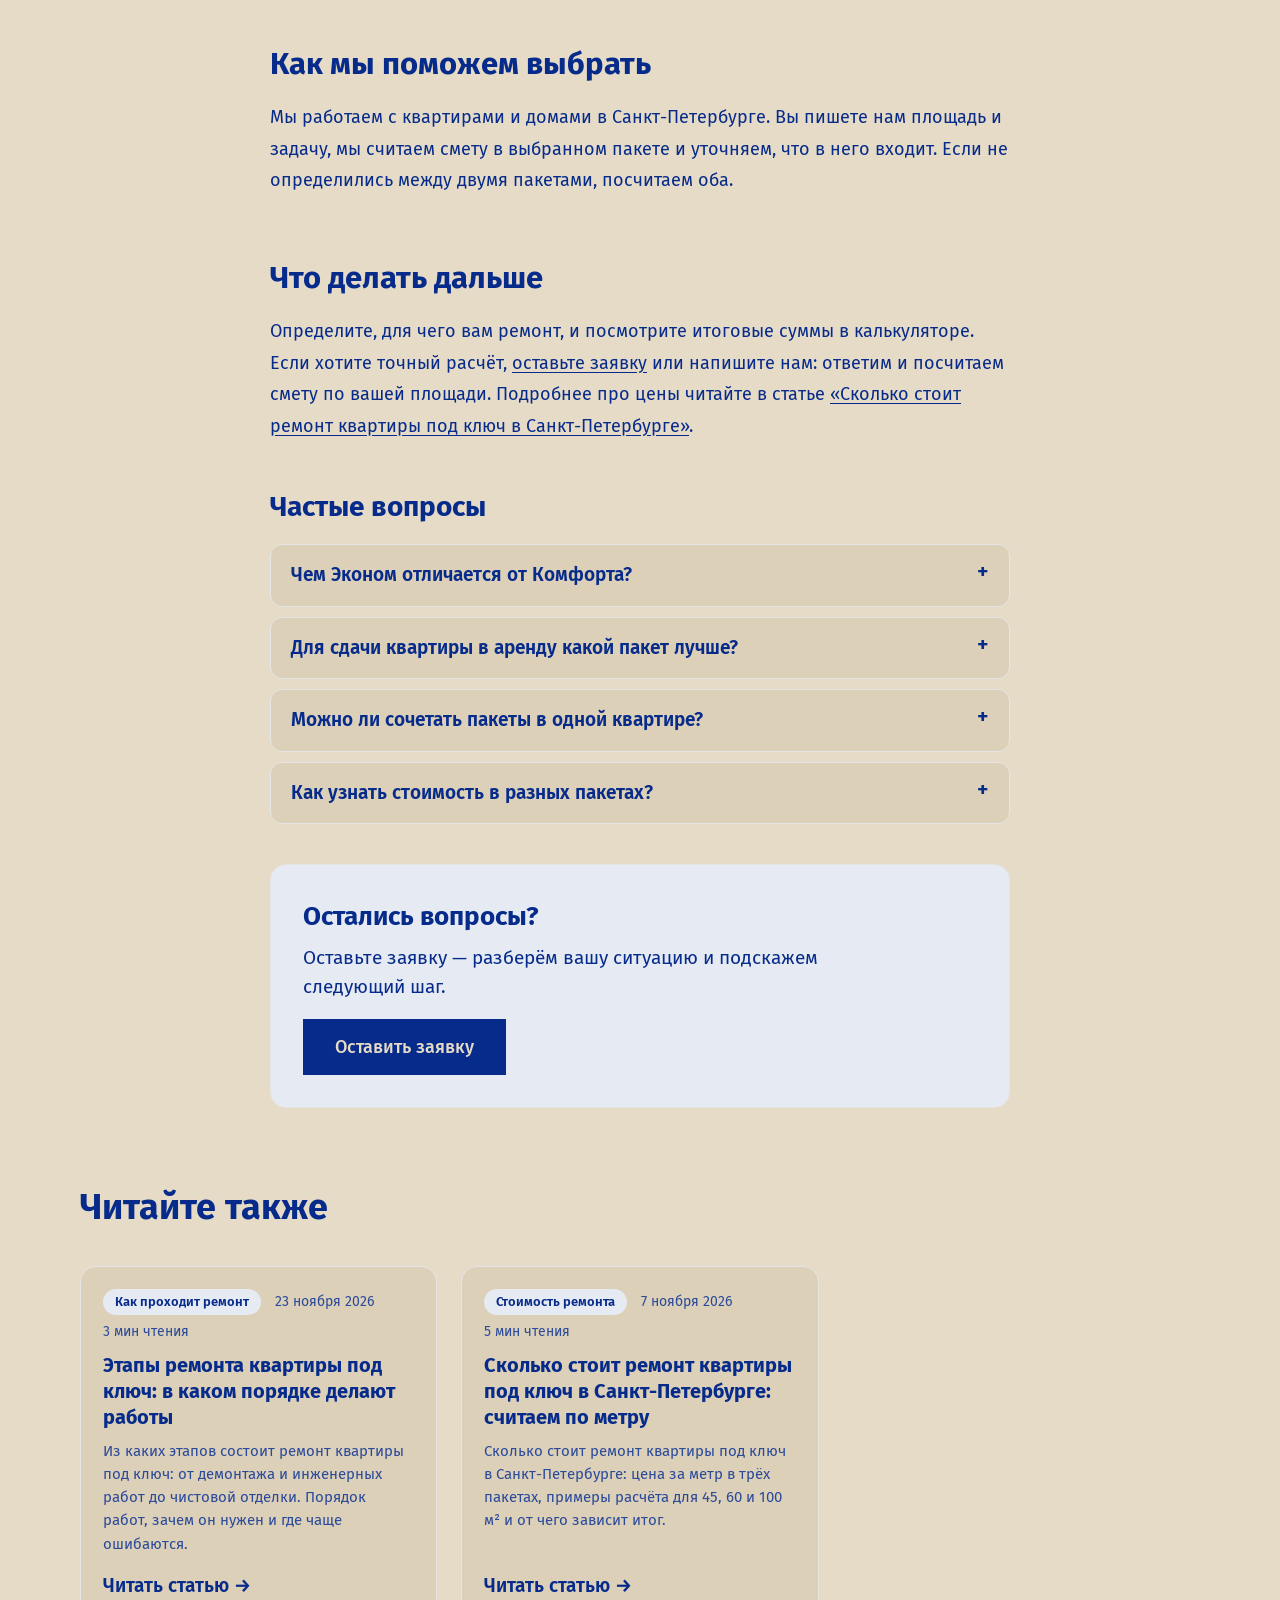
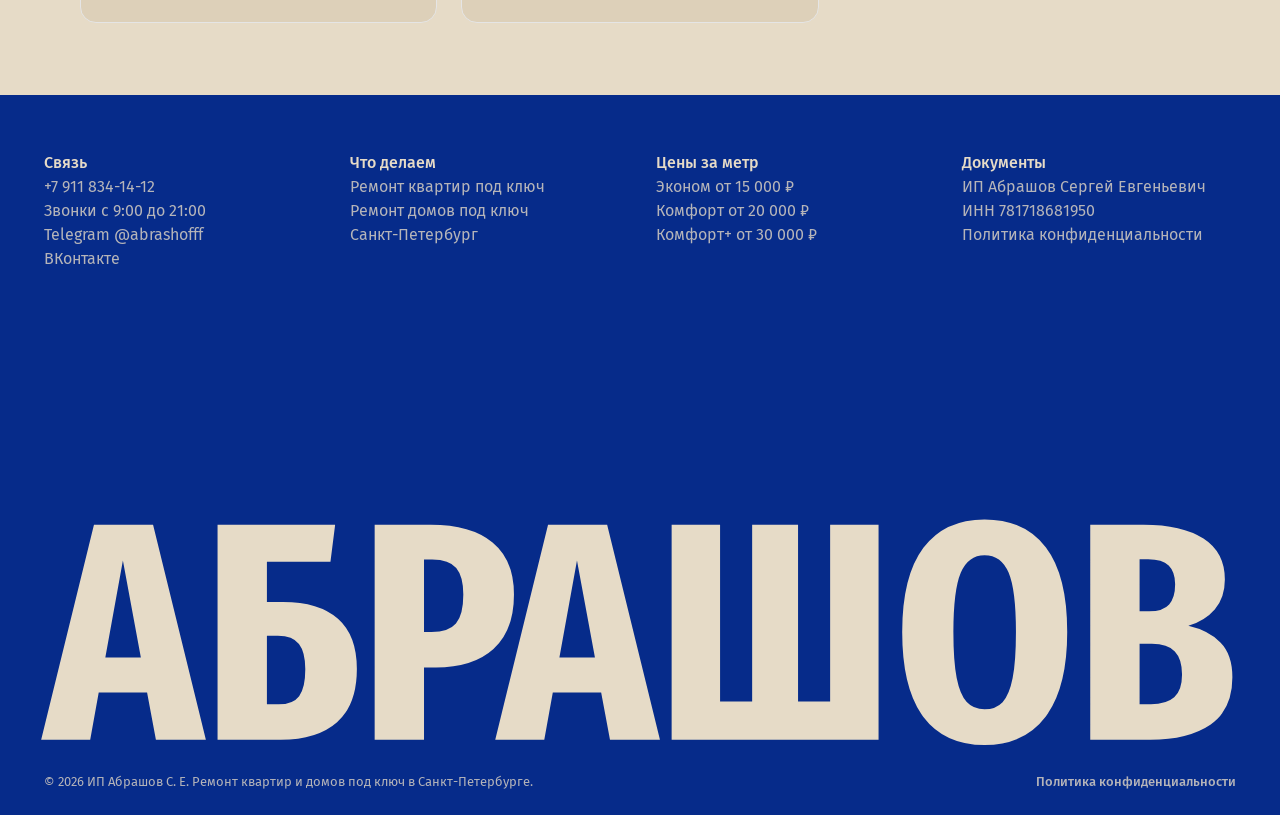
<file: blog/econom-komfort-komfort-plus-kak-vybrat/index.html>
<!DOCTYPE html>
<html lang="ru">
<head>
<meta charset="UTF-8">
<meta name="viewport" content="width=device-width, initial-scale=1.0">
<title>Эконом, Комфорт или Комфорт+: какой ремонт выбрать</title>
<meta name="description" content="Чем отличаются пакеты ремонта Эконом, Комфорт и Комфорт+, для каких квартир подходит каждый и как выбрать по задаче и бюджету. Примеры расчёта по метру.">
<link rel="canonical" href="https://abrashov-remont.ru/blog/econom-komfort-komfort-plus-kak-vybrat/">
<meta name="robots" content="index, follow, max-image-preview:large">
<meta property="og:type" content="article">
<meta property="og:title" content="Эконом, Комфорт или Комфорт+: какой ремонт выбрать">
<meta property="og:description" content="Чем отличаются пакеты ремонта Эконом, Комфорт и Комфорт+, для каких квартир подходит каждый и как выбрать по задаче и бюджету. Примеры расчёта по метру.">
<meta property="og:url" content="https://abrashov-remont.ru/blog/econom-komfort-komfort-plus-kak-vybrat/">
<meta property="og:locale" content="ru_RU">

<link rel="alternate" type="application/rss+xml" title="Абрашов — блог" href="https://abrashov-remont.ru/feed.xml">
<meta name="theme-color" content="#e6dbc7">
<link rel="icon" href="data:image/svg+xml,%3Csvg xmlns='http://www.w3.org/2000/svg' viewBox='0 0 64 64'%3E%3Crect width='64' height='64' fill='%23062b8a'/%3E%3Cpath d='M32 10 14 54h9l3-8h12l3 8h9L32 10Zm0 17 4 11H28l4-11Z' fill='%23e6dbc7'/%3E%3C/svg%3E">
<link rel="preconnect" href="https://fonts.googleapis.com">
<link rel="preconnect" href="https://fonts.gstatic.com" crossorigin>
<link href="https://fonts.googleapis.com/css2?family=Fira+Sans+Extra+Condensed:wght@400;700&family=Fira+Sans:wght@400;500&display=swap" rel="stylesheet">
<link rel="stylesheet" href="/styles.css">
<link rel="stylesheet" href="/blog/blog.css">
<link rel="stylesheet" href="/blog/blog.css">
<script type="application/ld+json">{"@context":"https://schema.org","@type":"Article","headline":"Эконом, Комфорт или Комфорт+: как выбрать пакет ремонта под вашу задачу","description":"Чем отличаются пакеты ремонта Эконом, Комфорт и Комфорт+, для каких квартир подходит каждый и как выбрать по задаче и бюджету. Примеры расчёта по метру.","inLanguage":"ru","datePublished":"2026-11-16","dateModified":"2026-11-16","mainEntityOfPage":"https://abrashov-remont.ru/blog/econom-komfort-komfort-plus-kak-vybrat/","author":{"@type":"Organization","name":"Абрашов, ремонт под ключ"},"publisher":{"@type":"Organization","name":"Абрашов","url":"https://abrashov-remont.ru/"}}</script>
<script type="application/ld+json">{"@context":"https://schema.org","@type":"BreadcrumbList","itemListElement":[{"@type":"ListItem","position":1,"name":"Главная","item":"https://abrashov-remont.ru/"},{"@type":"ListItem","position":2,"name":"Блог","item":"https://abrashov-remont.ru/blog/"},{"@type":"ListItem","position":3,"name":"Эконом, Комфорт или Комфорт+: как выбрать пакет ремонта под вашу задачу","item":"https://abrashov-remont.ru/blog/econom-komfort-komfort-plus-kak-vybrat/"}]}</script>
<script type="application/ld+json">{"@context":"https://schema.org","@type":"FAQPage","mainEntity":[{"@type":"Question","name":"Чем Эконом отличается от Комфорта?","acceptedAnswer":{"@type":"Answer","text":"Классом материалов и отделки. Эконом подходит для аккуратного ремонта с понятным бюджетом, Комфорт даёт материалы среднего класса и более продуманную отделку. Точный состав работ уточняем под ваш объект."}},{"@type":"Question","name":"Для сдачи квартиры в аренду какой пакет лучше?","acceptedAnswer":{"@type":"Answer","text":"Чаще всего смотрят на Эконом: нужен аккуратный вид и разумные расходы. Если квартира дорогая и вы рассчитываете на более требовательных арендаторов, можно сравнить с Комфортом на вашу площадь."}},{"@type":"Question","name":"Можно ли сочетать пакеты в одной квартире?","acceptedAnswer":{"@type":"Answer","text":"Обсуждается под объект: например, больше вложиться в кухню и санузел и проще отделать остальное. Такие варианты считаем отдельно, после уточнения деталей."}},{"@type":"Question","name":"Как узнать стоимость в разных пакетах?","acceptedAnswer":{"@type":"Answer","text":"Введите площадь в калькуляторе на сайте: он покажет итог по всем трём пакетам. Точную смету даём после уточнения деталей."}}]}</script>
</head>
<body class="b-page">
<header class="header" id="header">
  <div class="header__inner">
    <a class="logo" href="/#top" aria-label="Абрашов — на главную">
      <span class="logo__name">Абрашов</span>
      <span class="logo__sfx">ремонт под ключ</span>
    </a>
    <nav class="nav" id="nav" aria-label="Разделы">
      <a class="link" href="/#smeta">Смета</a>
      <a class="link" href="/#how">Как проходит</a>
      <a class="link" href="/#faq">Вопросы</a>
    <!-- BLOGNAV:START --><a href="/blog/">Блог</a><!-- BLOGNAV:END --></nav>
    <a class="link header__tg" href="tel:+79118341412">+7 911 834-14-12</a>
    <button class="burger" id="burger" type="button" aria-expanded="false" aria-controls="menu">Меню</button>
  </div>
  <div class="menu" id="menu">
    <a href="/#smeta">Смета</a>
    <a href="/#how">Как проходит</a>
    <a href="/#faq">Вопросы</a>
    <a href="/#contact">Заявка</a>
    <a href="tel:+79118341412">+7 911 834-14-12</a>
  </div>
</header>
<main class="blog">

<article class="b-article">
  <nav class="b-crumbs" aria-label="Хлебные крошки"><a href="/">Главная</a><span>/</span><a href="/blog/">Блог</a></nav>
  
  <header class="b-head">
    <div class="b-meta"><span class="b-chip">Выбор ремонта</span><time datetime="2026-11-16">16 ноября 2026</time><span>4 мин чтения</span></div>
    <h1>Эконом, Комфорт или Комфорт+: как выбрать пакет ремонта под вашу задачу</h1>
    <p class="b-lead">Чем отличаются пакеты ремонта Эконом, Комфорт и Комфорт+, для каких квартир подходит каждый и как выбрать по задаче и бюджету. Примеры расчёта по метру.</p>
    <p class="b-author">Автор: Абрашов, ремонт под ключ</p>
  </header>
  
  <nav class="b-toc" aria-label="Содержание"><strong>Содержание</strong><ol><li><a href="#kakoy-paket-remonta-vybrat-korotkiy-otvet">Какой пакет ремонта выбрать: короткий ответ</a></li><li><a href="#chem-otlichayutsya-pakety">Чем отличаются пакеты</a></li><li><a href="#skolko-eto-stoit-na-primere-vashey-kvartiry">Сколько это стоит на примере вашей квартиры</a></li><li><a href="#kogda-podhodit-ekonom">Когда подходит Эконом</a></li><li><a href="#kogda-podhodit-komfort">Когда подходит Комфорт</a></li><li><a href="#kogda-podhodit-komfort-2">Когда подходит Комфорт+</a></li><li><a href="#kak-vybrat-pyat-voprosov-sebe">Как выбрать: пять вопросов себе</a></li><li><a href="#chastye-oshibki-pri-vybore-paketa">Частые ошибки при выборе пакета</a></li><li><a href="#kak-my-pomozhem-vybrat">Как мы поможем выбрать</a></li><li><a href="#chto-delat-dalshe">Что делать дальше</a></li></ol></nav>
  <div class="b-content"><p>Выбор пакета зависит от задачи, а не от кошелька: для сдачи в аренду, жизни на годы и дома, где важны детали, подходят разные варианты. Мы делим ремонт под ключ на три пакета: Эконом от 15 000 ₽ за метр, Комфорт от 20 000 ₽ и Комфорт+ от 30 000 ₽. Ниже разберём, как понять, какой из них вам нужен.</p>
<h2 id="kakoy-paket-remonta-vybrat-korotkiy-otvet">Какой пакет ремонта выбрать: короткий ответ</h2>
<blockquote><p><strong>Прямой ответ:</strong> Эконом выбирают, когда нужен аккуратный ремонт с понятным бюджетом: для сдачи, продажи или первого жилья. Комфорт подходит для жизни на годы: материалы среднего класса и продуманная отделка. Комфорт+ берут, когда важны материалы и детали выше среднего: квартира или дом, в котором вы хотите жить с удовольствием.</p></blockquote>
<p>Если сомневаетесь между двумя соседними пакетами, посчитайте оба на вашу площадь и сравните разницу в рублях. Это быстрее всего проясняет выбор.</p>
<h2 id="chem-otlichayutsya-pakety">Чем отличаются пакеты</h2>
<p>Разница в классе материалов и в том, сколько внимания уделено отделке. Цена за метр растёт вместе с этим.</p>
<div class="b-table"><table><thead><tr><th>Пакет</th><th>Цена за м²</th><th>Для какой задачи</th></tr></thead><tbody><tr><td>Эконом</td><td>от 15 000 ₽</td><td>Аккуратный ремонт с понятным бюджетом: сдача, продажа, первое жильё</td></tr><tr><td>Комфорт</td><td>от 20 000 ₽</td><td>Ремонт для жизни: материалы среднего класса, продуманная отделка</td></tr><tr><td>Комфорт+</td><td>от 30 000 ₽</td><td>Больше внимания материалам и деталям: квартира или дом, где важен результат выше среднего</td></tr></tbody></table></div>
<p>Точный состав работ и материалов в каждом пакете мы уточняем под ваш объект и фиксируем в смете. Так вы заранее видите, за что платите.</p>
<h2 id="skolko-eto-stoit-na-primere-vashey-kvartiry">Сколько это стоит на примере вашей квартиры</h2>
<p>Покажем разницу на трёх типичных метражах. Это простое умножение площади на цену за метр, ориентир, а не готовая смета.</p>
<div class="b-table"><table><thead><tr><th>Площадь</th><th>Эконом</th><th>Комфорт</th><th>Комфорт+</th></tr></thead><tbody><tr><td>45 м²</td><td>675 000 ₽</td><td>900 000 ₽</td><td>1 350 000 ₽</td></tr><tr><td>60 м²</td><td>900 000 ₽</td><td>1 200 000 ₽</td><td>1 800 000 ₽</td></tr><tr><td>80 м²</td><td>1 200 000 ₽</td><td>1 600 000 ₽</td><td>2 400 000 ₽</td></tr></tbody></table></div>
<p>Свою площадь можно подставить в <a href="/#smeta">калькулятор на главной странице</a>: он сразу покажет итог по всем трём пакетам.</p>
<h2 id="kogda-podhodit-ekonom">Когда подходит Эконом</h2>
<p>Этот пакет логичен, если вы не собираетесь жить в квартире долго и вам важны аккуратный вид и разумные расходы.</p>
<ul><li>вы готовите квартиру к сдаче в аренду;</li><li>вы продаёте квартиру и хотите, чтобы она выглядела опрятно;</li><li>это первое жильё или квартира для детей, где пока важнее бюджет;</li><li>вам нужен ремонт без сложных решений.</li></ul>
<p>Здесь не нужно бороться за каждую деталь: главное, чтобы работы были выполнены аккуратно, а смета была понятной.</p>
<h2 id="kogda-podhodit-komfort">Когда подходит Комфорт</h2>
<p>Это самый частый выбор для тех, кто делает ремонт для себя и планирует жить в квартире годами.</p>
<ul><li>вы хотите, чтобы материалы прослужили дольше и выглядели достойно;</li><li>вам важна продуманная отделка: подбор света, плитки, дверей;</li><li>бюджет у вас средний, и вы хотите получить заметно лучший результат, чем в базовом варианте.</li></ul>
<p>Если вы раздумываете между Эконом и Комфортом, сравните разницу в рублях на вашу площадь. Часто она оказывается меньше, чем кажется, а результат заметно отличается.</p>
<h2 id="kogda-podhodit-komfort-2">Когда подходит Комфорт+</h2>
<p>Этот пакет для тех, кто хочет видеть в ремонте больше деталей и более высокий класс материалов.</p>
<ul><li>вы делаете ремонт в доме или в квартире, где планируете жить долго;</li><li>вам важны материалы и отделка выше среднего;</li><li>вы готовы вложиться в результат, о котором не придётся жалеть.</li></ul>
<p>Комфорт+ не обязательно означает «всё самое дорогое». Это ориентир на класс: чем он выше, тем больше внимания к материалам и деталям.</p>
<h2 id="kak-vybrat-pyat-voprosov-sebe">Как выбрать: пять вопросов себе</h2>
<ol><li><strong>Сколько лет вы планируете жить в этой квартире?</strong> Чем дольше, тем выше смысл вкладываться в материалы.</li><li><strong>Для кого ремонт: для себя или для сдачи и продажи?</strong> Для сдачи достаточно Эконома, для жизни стоит смотреть на Комфорт.</li><li><strong>Какой бюджет вы реально готовы потратить?</strong> Посчитайте итог в трёх пакетах и оставьте запас на непредвиденное.</li><li><strong>Где важнее качество: на кухне и в санузле или везде?</strong> Иногда имеет смысл вложиться в главные зоны, а остальное сделать проще.</li><li><strong>Что вам неприятно видеть в чужих квартирах?</strong> Ответ подскажет, на чём не стоит экономить.</li></ol>
<h2 id="chastye-oshibki-pri-vybore-paketa">Частые ошибки при выборе пакета</h2>
<ul><li><strong>Выбирают по цене, не глядя на состав.</strong> Сравнивайте не итоговую сумму, а то, что в неё входит.</li><li><strong>Берут максимум «на всякий случай».</strong> Класс стоит выбирать под задачу, а не под страх «а вдруг мало».</li><li><strong>Берут минимум, а потом доделывают.</strong> Дорабатывать готовый ремонт обычно дороже, чем заложить нужное сразу.</li><li><strong>Не закладывают запас.</strong> Даже в хорошо спланированном ремонте появляются мелочи, которых не видно до начала работ.</li></ul>
<h2 id="kak-my-pomozhem-vybrat">Как мы поможем выбрать</h2>
<p>Мы работаем с квартирами и домами в Санкт-Петербурге. Вы пишете нам площадь и задачу, мы считаем смету в выбранном пакете и уточняем, что в него входит. Если не определились между двумя пакетами, посчитаем оба.</p>
<h2 id="chto-delat-dalshe">Что делать дальше</h2>
<p>Определите, для чего вам ремонт, и посмотрите итоговые суммы в калькуляторе. Если хотите точный расчёт, <a href="/#contact">оставьте заявку</a> или напишите нам: ответим и посчитаем смету по вашей площади. Подробнее про цены читайте в статье <a href="/blog/skolko-stoit-remont-pod-klyuch-spb/">«Сколько стоит ремонт квартиры под ключ в Санкт-Петербурге»</a>.</p></div>
  <section class="b-faq"><h2>Частые вопросы</h2><details><summary>Чем Эконом отличается от Комфорта?</summary><p>Классом материалов и отделки. Эконом подходит для аккуратного ремонта с понятным бюджетом, Комфорт даёт материалы среднего класса и более продуманную отделку. Точный состав работ уточняем под ваш объект.</p></details><details><summary>Для сдачи квартиры в аренду какой пакет лучше?</summary><p>Чаще всего смотрят на Эконом: нужен аккуратный вид и разумные расходы. Если квартира дорогая и вы рассчитываете на более требовательных арендаторов, можно сравнить с Комфортом на вашу площадь.</p></details><details><summary>Можно ли сочетать пакеты в одной квартире?</summary><p>Обсуждается под объект: например, больше вложиться в кухню и санузел и проще отделать остальное. Такие варианты считаем отдельно, после уточнения деталей.</p></details><details><summary>Как узнать стоимость в разных пакетах?</summary><p>Введите площадь в калькуляторе на сайте: он покажет итог по всем трём пакетам. Точную смету даём после уточнения деталей.</p></details></section>
  
  <aside class="b-cta"><h2>Остались вопросы?</h2><p>Оставьте заявку — разберём вашу ситуацию и подскажем следующий шаг.</p><a class="btn btn--primary b-cta__btn" href="/#contact">Оставить заявку</a></aside>
</article>
<section class="b-related"><h2>Читайте также</h2><div class="b-grid"><article class="b-card">
  
  <div class="b-card__body">
    <div class="b-meta"><span class="b-chip">Как проходит ремонт</span><time datetime="2026-11-23">23 ноября 2026</time><span>3 мин чтения</span></div>
    <h3><a href="/blog/etapy-remonta-kvartiry-pod-klyuch/">Этапы ремонта квартиры под ключ: в каком порядке делают работы</a></h3>
    <p>Из каких этапов состоит ремонт квартиры под ключ: от демонтажа и инженерных работ до чистовой отделки. Порядок работ, зачем он нужен и где чаще ошибаются.</p>
    <a class="b-more" href="/blog/etapy-remonta-kvartiry-pod-klyuch/">Читать статью</a>
  </div>
</article><article class="b-card">
  
  <div class="b-card__body">
    <div class="b-meta"><span class="b-chip">Стоимость ремонта</span><time datetime="2026-11-07">7 ноября 2026</time><span>5 мин чтения</span></div>
    <h3><a href="/blog/skolko-stoit-remont-pod-klyuch-spb/">Сколько стоит ремонт квартиры под ключ в Санкт-Петербурге: считаем по метру</a></h3>
    <p>Сколько стоит ремонт квартиры под ключ в Санкт-Петербурге: цена за метр в трёх пакетах, примеры расчёта для 45, 60 и 100 м² и от чего зависит итог.</p>
    <a class="b-more" href="/blog/skolko-stoit-remont-pod-klyuch-spb/">Читать статью</a>
  </div>
</article></div></section>
</main>
<footer class="footer on-ink">
  <div class="wrap">
    <div class="footer__cols">
      <ul><li>Связь</li><li><a href="tel:+79118341412">+7 911 834-14-12</a></li><li>Звонки с 9:00 до 21:00</li><li><a href="https://t.me/abrashofff" target="_blank" rel="noopener">Telegram @abrashofff</a></li><li><a href="https://vk.ru/sergo_abrashov" target="_blank" rel="noopener">ВКонтакте</a></li></ul>
      <ul><li>Что делаем</li><li>Ремонт квартир под ключ</li><li>Ремонт домов под ключ</li><li>Санкт-Петербург</li></ul>
      <ul><li>Цены за метр</li><li>Эконом от 15 000 ₽</li><li>Комфорт от 20 000 ₽</li><li>Комфорт+ от 30 000 ₽</li></ul>
      <ul><li>Документы</li><li>ИП Абрашов Сергей Евгеньевич</li><li>ИНН 781718681950</li><li><a href="/privacy.html">Политика конфиденциальности</a></li></ul>
    </div>
  </div>
  <div></div>
  <div class="wrap">
    <div class="footer__mark" aria-hidden="true">
      <svg viewBox="0 0 1000 200" preserveAspectRatio="xMidYMax meet"><text x="0" y="190" font-size="260" textLength="1000" lengthAdjust="spacingAndGlyphs">АБРАШОВ</text></svg>
    </div>
    <div class="footer__legal">
      <span>© <span id="year">2026</span> ИП Абрашов С. Е. Ремонт квартир и домов под ключ в Санкт-Петербурге.</span>
      <a class="link" href="/privacy.html">Политика конфиденциальности</a>
    </div>
  </div>
</footer>
<script src="/script.js" defer></script>

</body>
</html>
</file>
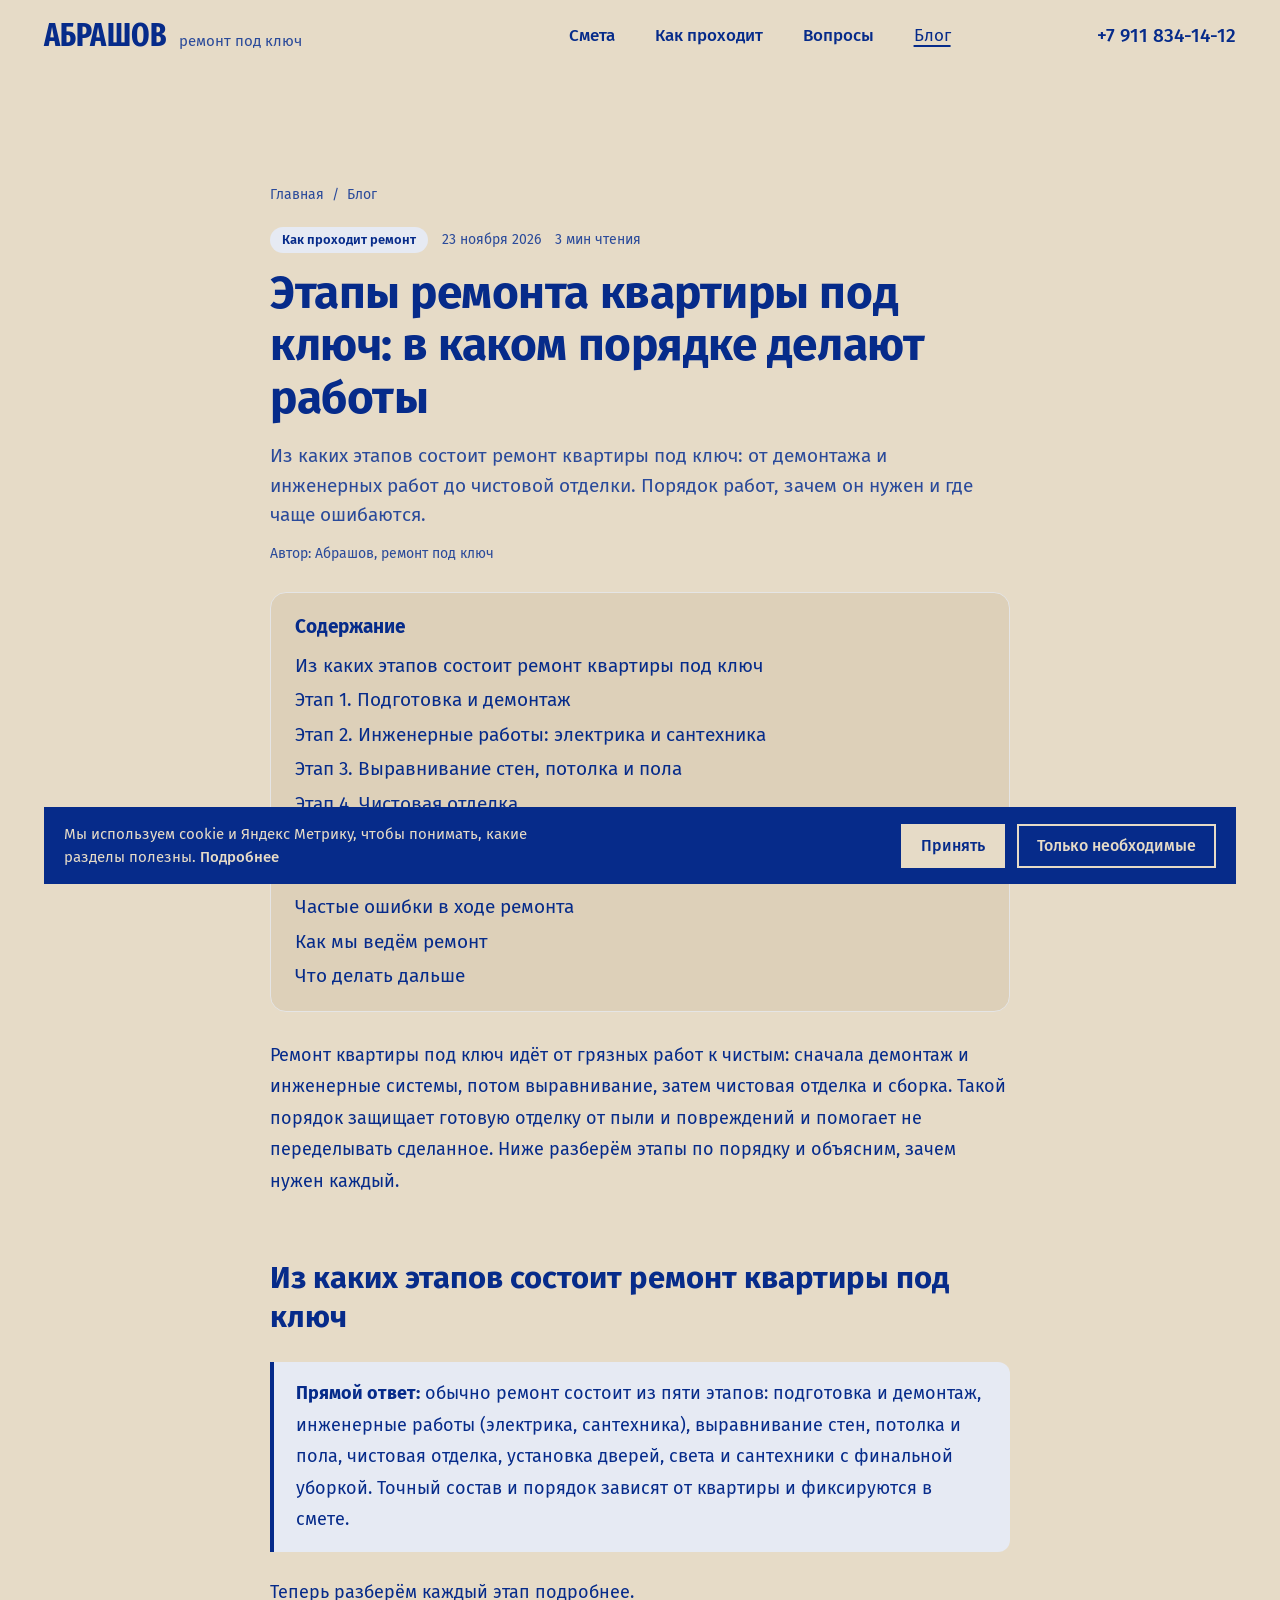
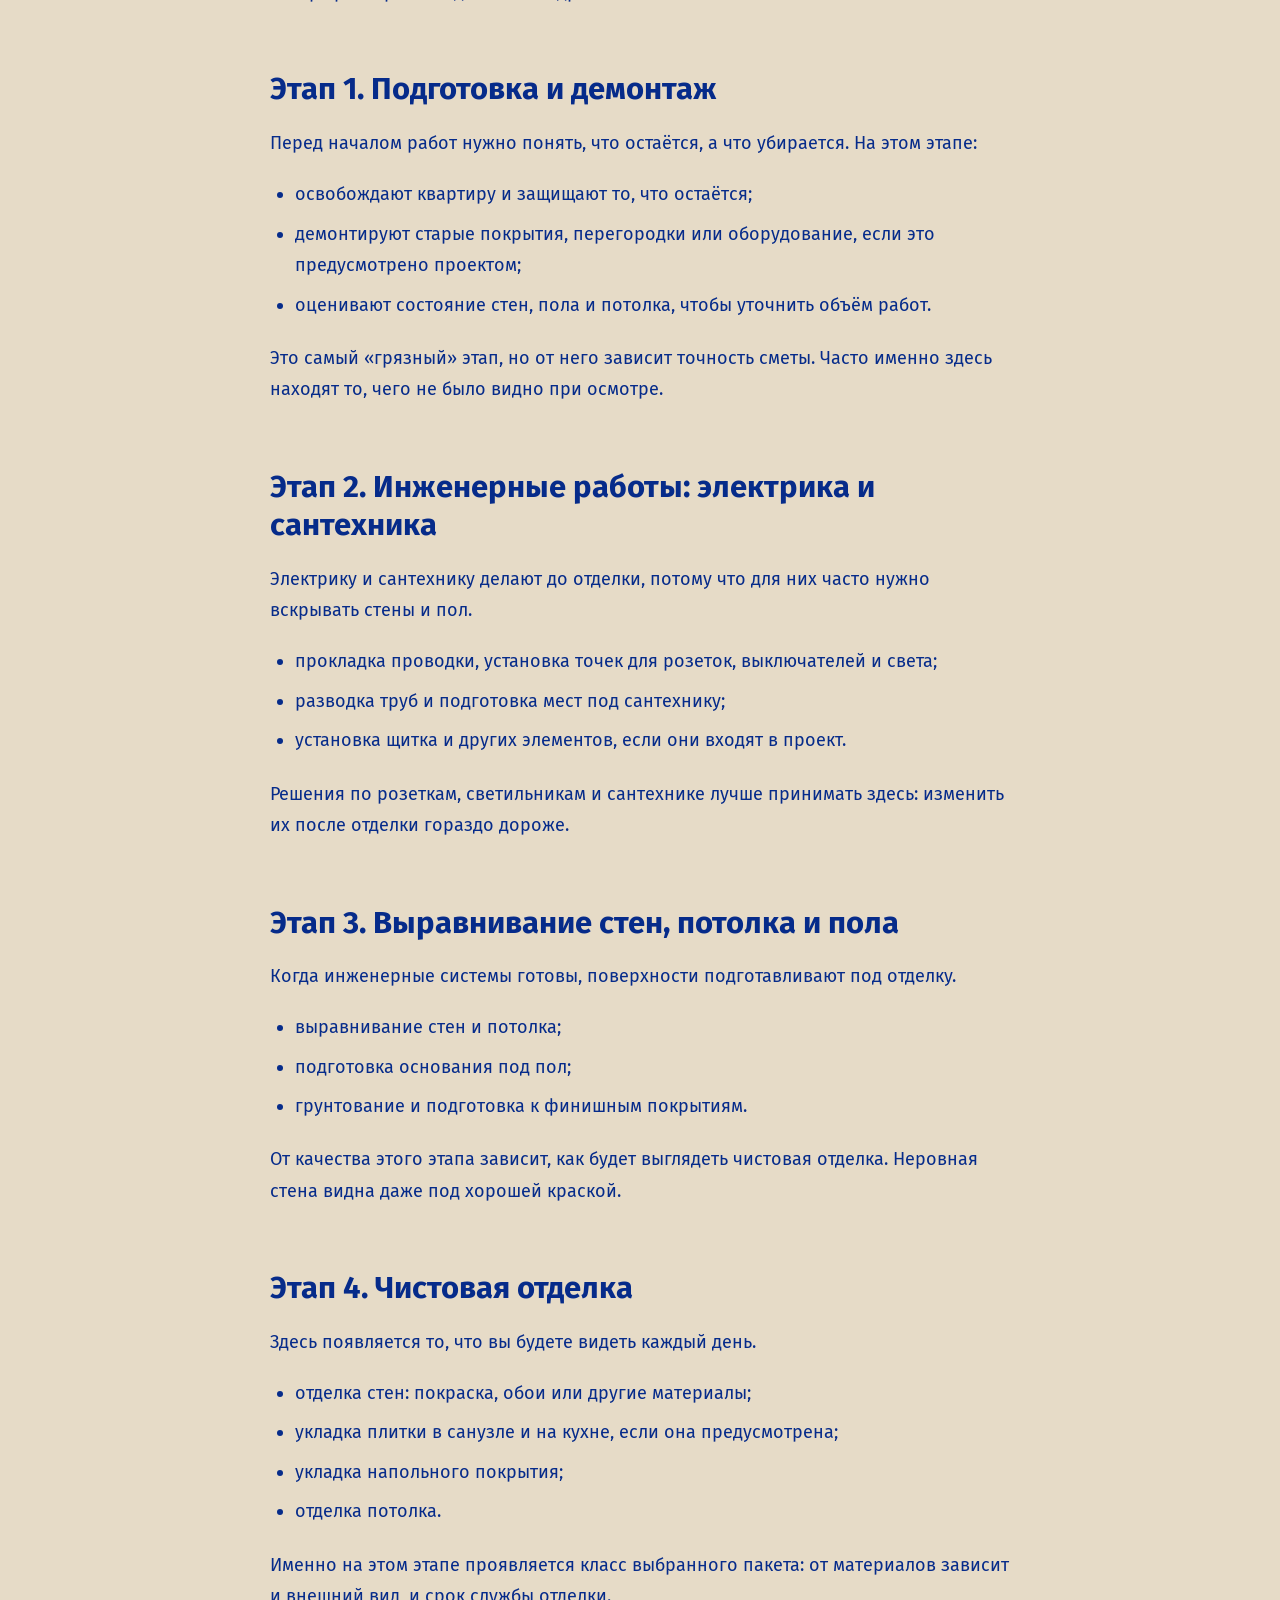
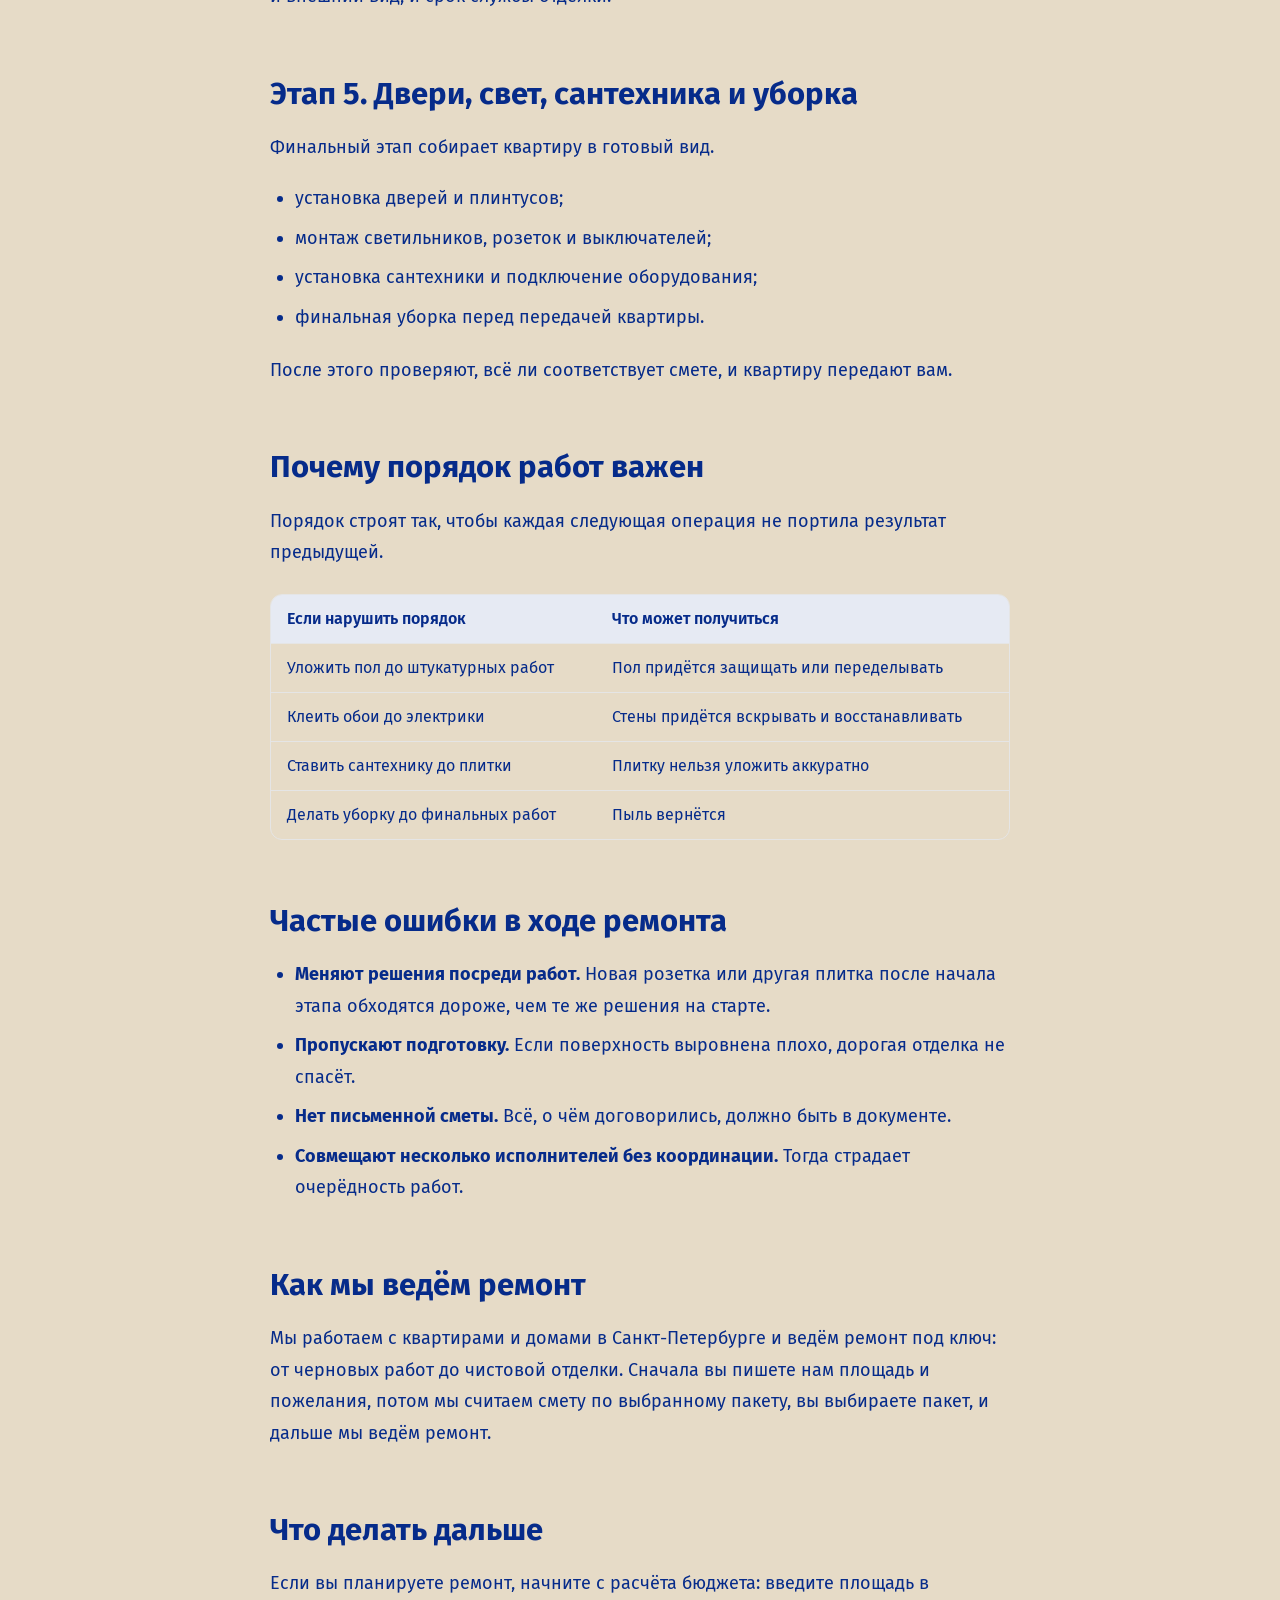
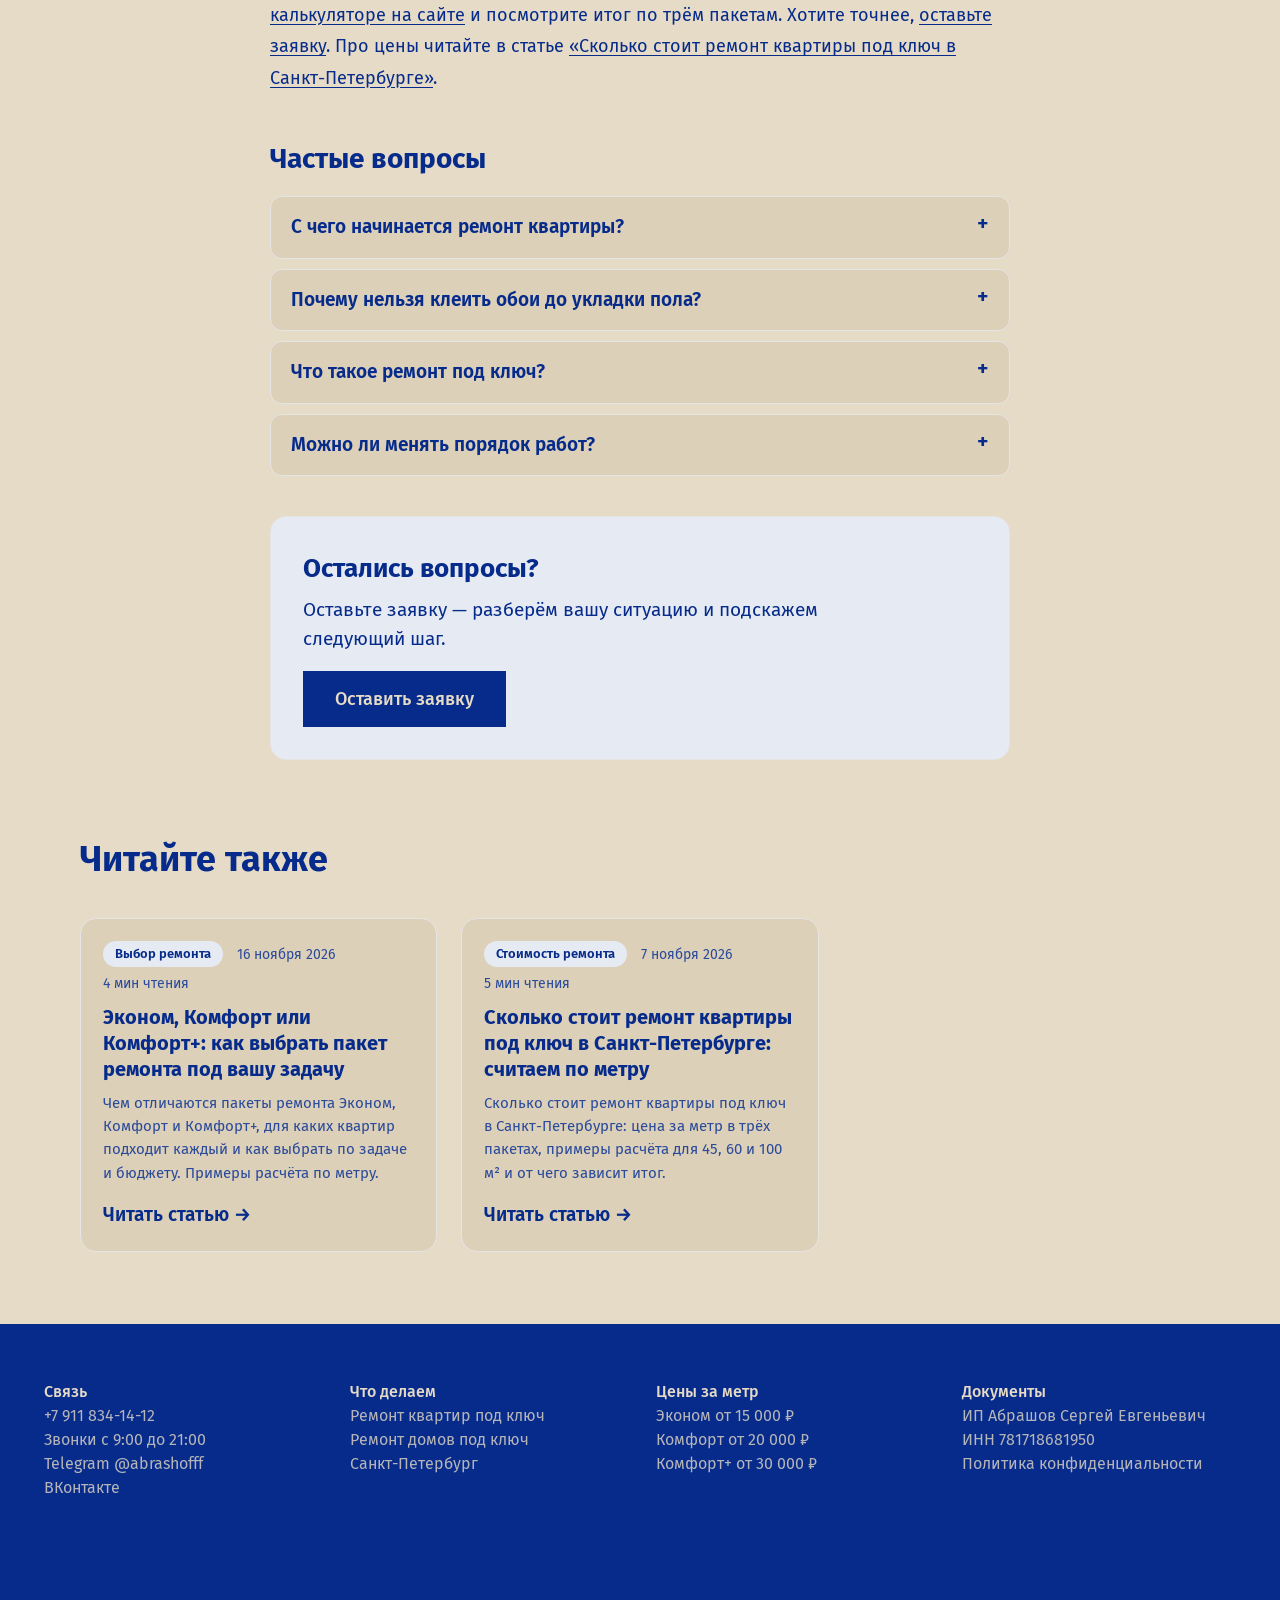
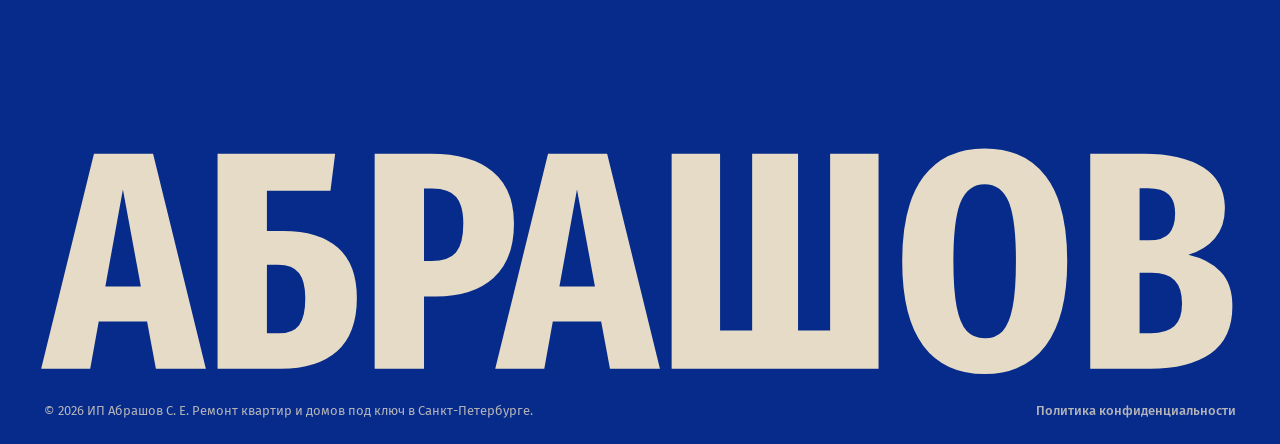
<file: blog/etapy-remonta-kvartiry-pod-klyuch/index.html>
<!DOCTYPE html>
<html lang="ru">
<head>
<meta charset="UTF-8">
<meta name="viewport" content="width=device-width, initial-scale=1.0">
<title>Этапы ремонта квартиры под ключ: порядок работ</title>
<meta name="description" content="Из каких этапов состоит ремонт квартиры под ключ: от демонтажа и инженерных работ до чистовой отделки. Порядок работ, зачем он нужен и где чаще ошибаются.">
<link rel="canonical" href="https://abrashov-remont.ru/blog/etapy-remonta-kvartiry-pod-klyuch/">
<meta name="robots" content="index, follow, max-image-preview:large">
<meta property="og:type" content="article">
<meta property="og:title" content="Этапы ремонта квартиры под ключ: порядок работ">
<meta property="og:description" content="Из каких этапов состоит ремонт квартиры под ключ: от демонтажа и инженерных работ до чистовой отделки. Порядок работ, зачем он нужен и где чаще ошибаются.">
<meta property="og:url" content="https://abrashov-remont.ru/blog/etapy-remonta-kvartiry-pod-klyuch/">
<meta property="og:locale" content="ru_RU">

<link rel="alternate" type="application/rss+xml" title="Абрашов — блог" href="https://abrashov-remont.ru/feed.xml">
<meta name="theme-color" content="#e6dbc7">
<link rel="icon" href="data:image/svg+xml,%3Csvg xmlns='http://www.w3.org/2000/svg' viewBox='0 0 64 64'%3E%3Crect width='64' height='64' fill='%23062b8a'/%3E%3Cpath d='M32 10 14 54h9l3-8h12l3 8h9L32 10Zm0 17 4 11H28l4-11Z' fill='%23e6dbc7'/%3E%3C/svg%3E">
<link rel="preconnect" href="https://fonts.googleapis.com">
<link rel="preconnect" href="https://fonts.gstatic.com" crossorigin>
<link href="https://fonts.googleapis.com/css2?family=Fira+Sans+Extra+Condensed:wght@400;700&family=Fira+Sans:wght@400;500&display=swap" rel="stylesheet">
<link rel="stylesheet" href="/styles.css">
<link rel="stylesheet" href="/blog/blog.css">
<link rel="stylesheet" href="/blog/blog.css">
<script type="application/ld+json">{"@context":"https://schema.org","@type":"Article","headline":"Этапы ремонта квартиры под ключ: в каком порядке делают работы","description":"Из каких этапов состоит ремонт квартиры под ключ: от демонтажа и инженерных работ до чистовой отделки. Порядок работ, зачем он нужен и где чаще ошибаются.","inLanguage":"ru","datePublished":"2026-11-23","dateModified":"2026-11-23","mainEntityOfPage":"https://abrashov-remont.ru/blog/etapy-remonta-kvartiry-pod-klyuch/","author":{"@type":"Organization","name":"Абрашов, ремонт под ключ"},"publisher":{"@type":"Organization","name":"Абрашов","url":"https://abrashov-remont.ru/"}}</script>
<script type="application/ld+json">{"@context":"https://schema.org","@type":"BreadcrumbList","itemListElement":[{"@type":"ListItem","position":1,"name":"Главная","item":"https://abrashov-remont.ru/"},{"@type":"ListItem","position":2,"name":"Блог","item":"https://abrashov-remont.ru/blog/"},{"@type":"ListItem","position":3,"name":"Этапы ремонта квартиры под ключ: в каком порядке делают работы","item":"https://abrashov-remont.ru/blog/etapy-remonta-kvartiry-pod-klyuch/"}]}</script>
<script type="application/ld+json">{"@context":"https://schema.org","@type":"FAQPage","mainEntity":[{"@type":"Question","name":"С чего начинается ремонт квартиры?","acceptedAnswer":{"@type":"Answer","text":"С подготовки: демонтаж лишнего, затем электрика и сантехника. Только после этого выравнивают стены, потолок и пол и переходят к чистовой отделке."}},{"@type":"Question","name":"Почему нельзя клеить обои до укладки пола?","acceptedAnswer":{"@type":"Answer","text":"Грязные и пыльные работы идут раньше чистых: так отделка не пачкается и не повреждается. Поэтому порядок работ выстраивают от чернового к чистовому."}},{"@type":"Question","name":"Что такое ремонт под ключ?","acceptedAnswer":{"@type":"Answer","text":"Когда один исполнитель ведёт весь ремонт от черновых работ до чистовой отделки, и вы получаете готовую квартиру. Состав работ фиксируют в смете."}},{"@type":"Question","name":"Можно ли менять порядок работ?","acceptedAnswer":{"@type":"Answer","text":"В некоторых случаях можно, но порядок выстроен не случайно. Нарушение очерёдности обычно приводит к переделкам и лишним расходам."}}]}</script>
</head>
<body class="b-page">
<header class="header" id="header">
  <div class="header__inner">
    <a class="logo" href="/#top" aria-label="Абрашов — на главную">
      <span class="logo__name">Абрашов</span>
      <span class="logo__sfx">ремонт под ключ</span>
    </a>
    <nav class="nav" id="nav" aria-label="Разделы">
      <a class="link" href="/#smeta">Смета</a>
      <a class="link" href="/#how">Как проходит</a>
      <a class="link" href="/#faq">Вопросы</a>
    <!-- BLOGNAV:START --><a href="/blog/">Блог</a><!-- BLOGNAV:END --></nav>
    <a class="link header__tg" href="tel:+79118341412">+7 911 834-14-12</a>
    <button class="burger" id="burger" type="button" aria-expanded="false" aria-controls="menu">Меню</button>
  </div>
  <div class="menu" id="menu">
    <a href="/#smeta">Смета</a>
    <a href="/#how">Как проходит</a>
    <a href="/#faq">Вопросы</a>
    <a href="/#contact">Заявка</a>
    <a href="tel:+79118341412">+7 911 834-14-12</a>
  </div>
</header>
<main class="blog">

<article class="b-article">
  <nav class="b-crumbs" aria-label="Хлебные крошки"><a href="/">Главная</a><span>/</span><a href="/blog/">Блог</a></nav>
  
  <header class="b-head">
    <div class="b-meta"><span class="b-chip">Как проходит ремонт</span><time datetime="2026-11-23">23 ноября 2026</time><span>3 мин чтения</span></div>
    <h1>Этапы ремонта квартиры под ключ: в каком порядке делают работы</h1>
    <p class="b-lead">Из каких этапов состоит ремонт квартиры под ключ: от демонтажа и инженерных работ до чистовой отделки. Порядок работ, зачем он нужен и где чаще ошибаются.</p>
    <p class="b-author">Автор: Абрашов, ремонт под ключ</p>
  </header>
  
  <nav class="b-toc" aria-label="Содержание"><strong>Содержание</strong><ol><li><a href="#iz-kakih-etapov-sostoit-remont-kvartiry-pod-klyuch">Из каких этапов состоит ремонт квартиры под ключ</a></li><li><a href="#etap-1-podgotovka-i-demontazh">Этап 1. Подготовка и демонтаж</a></li><li><a href="#etap-2-inzhenernye-raboty-elektrika-i-santehnika">Этап 2. Инженерные работы: электрика и сантехника</a></li><li><a href="#etap-3-vyravnivanie-sten-potolka-i-pola">Этап 3. Выравнивание стен, потолка и пола</a></li><li><a href="#etap-4-chistovaya-otdelka">Этап 4. Чистовая отделка</a></li><li><a href="#etap-5-dveri-svet-santehnika-i-uborka">Этап 5. Двери, свет, сантехника и уборка</a></li><li><a href="#pochemu-poryadok-rabot-vazhen">Почему порядок работ важен</a></li><li><a href="#chastye-oshibki-v-hode-remonta">Частые ошибки в ходе ремонта</a></li><li><a href="#kak-my-vedem-remont">Как мы ведём ремонт</a></li><li><a href="#chto-delat-dalshe">Что делать дальше</a></li></ol></nav>
  <div class="b-content"><p>Ремонт квартиры под ключ идёт от грязных работ к чистым: сначала демонтаж и инженерные системы, потом выравнивание, затем чистовая отделка и сборка. Такой порядок защищает готовую отделку от пыли и повреждений и помогает не переделывать сделанное. Ниже разберём этапы по порядку и объясним, зачем нужен каждый.</p>
<h2 id="iz-kakih-etapov-sostoit-remont-kvartiry-pod-klyuch">Из каких этапов состоит ремонт квартиры под ключ</h2>
<blockquote><p><strong>Прямой ответ:</strong> обычно ремонт состоит из пяти этапов: подготовка и демонтаж, инженерные работы (электрика, сантехника), выравнивание стен, потолка и пола, чистовая отделка, установка дверей, света и сантехники с финальной уборкой. Точный состав и порядок зависят от квартиры и фиксируются в смете.</p></blockquote>
<p>Теперь разберём каждый этап подробнее.</p>
<h2 id="etap-1-podgotovka-i-demontazh">Этап 1. Подготовка и демонтаж</h2>
<p>Перед началом работ нужно понять, что остаётся, а что убирается. На этом этапе:</p>
<ul><li>освобождают квартиру и защищают то, что остаётся;</li><li>демонтируют старые покрытия, перегородки или оборудование, если это предусмотрено проектом;</li><li>оценивают состояние стен, пола и потолка, чтобы уточнить объём работ.</li></ul>
<p>Это самый «грязный» этап, но от него зависит точность сметы. Часто именно здесь находят то, чего не было видно при осмотре.</p>
<h2 id="etap-2-inzhenernye-raboty-elektrika-i-santehnika">Этап 2. Инженерные работы: электрика и сантехника</h2>
<p>Электрику и сантехнику делают до отделки, потому что для них часто нужно вскрывать стены и пол.</p>
<ul><li>прокладка проводки, установка точек для розеток, выключателей и света;</li><li>разводка труб и подготовка мест под сантехнику;</li><li>установка щитка и других элементов, если они входят в проект.</li></ul>
<p>Решения по розеткам, светильникам и сантехнике лучше принимать здесь: изменить их после отделки гораздо дороже.</p>
<h2 id="etap-3-vyravnivanie-sten-potolka-i-pola">Этап 3. Выравнивание стен, потолка и пола</h2>
<p>Когда инженерные системы готовы, поверхности подготавливают под отделку.</p>
<ul><li>выравнивание стен и потолка;</li><li>подготовка основания под пол;</li><li>грунтование и подготовка к финишным покрытиям.</li></ul>
<p>От качества этого этапа зависит, как будет выглядеть чистовая отделка. Неровная стена видна даже под хорошей краской.</p>
<h2 id="etap-4-chistovaya-otdelka">Этап 4. Чистовая отделка</h2>
<p>Здесь появляется то, что вы будете видеть каждый день.</p>
<ul><li>отделка стен: покраска, обои или другие материалы;</li><li>укладка плитки в санузле и на кухне, если она предусмотрена;</li><li>укладка напольного покрытия;</li><li>отделка потолка.</li></ul>
<p>Именно на этом этапе проявляется класс выбранного пакета: от материалов зависит и внешний вид, и срок службы отделки.</p>
<h2 id="etap-5-dveri-svet-santehnika-i-uborka">Этап 5. Двери, свет, сантехника и уборка</h2>
<p>Финальный этап собирает квартиру в готовый вид.</p>
<ul><li>установка дверей и плинтусов;</li><li>монтаж светильников, розеток и выключателей;</li><li>установка сантехники и подключение оборудования;</li><li>финальная уборка перед передачей квартиры.</li></ul>
<p>После этого проверяют, всё ли соответствует смете, и квартиру передают вам.</p>
<h2 id="pochemu-poryadok-rabot-vazhen">Почему порядок работ важен</h2>
<p>Порядок строят так, чтобы каждая следующая операция не портила результат предыдущей.</p>
<div class="b-table"><table><thead><tr><th>Если нарушить порядок</th><th>Что может получиться</th></tr></thead><tbody><tr><td>Уложить пол до штукатурных работ</td><td>Пол придётся защищать или переделывать</td></tr><tr><td>Клеить обои до электрики</td><td>Стены придётся вскрывать и восстанавливать</td></tr><tr><td>Ставить сантехнику до плитки</td><td>Плитку нельзя уложить аккуратно</td></tr><tr><td>Делать уборку до финальных работ</td><td>Пыль вернётся</td></tr></tbody></table></div>
<h2 id="chastye-oshibki-v-hode-remonta">Частые ошибки в ходе ремонта</h2>
<ul><li><strong>Меняют решения посреди работ.</strong> Новая розетка или другая плитка после начала этапа обходятся дороже, чем те же решения на старте.</li><li><strong>Пропускают подготовку.</strong> Если поверхность выровнена плохо, дорогая отделка не спасёт.</li><li><strong>Нет письменной сметы.</strong> Всё, о чём договорились, должно быть в документе.</li><li><strong>Совмещают несколько исполнителей без координации.</strong> Тогда страдает очерёдность работ.</li></ul>
<h2 id="kak-my-vedem-remont">Как мы ведём ремонт</h2>
<p>Мы работаем с квартирами и домами в Санкт-Петербурге и ведём ремонт под ключ: от черновых работ до чистовой отделки. Сначала вы пишете нам площадь и пожелания, потом мы считаем смету по выбранному пакету, вы выбираете пакет, и дальше мы ведём ремонт.</p>
<h2 id="chto-delat-dalshe">Что делать дальше</h2>
<p>Если вы планируете ремонт, начните с расчёта бюджета: введите площадь в <a href="/#smeta">калькуляторе на сайте</a> и посмотрите итог по трём пакетам. Хотите точнее, <a href="/#contact">оставьте заявку</a>. Про цены читайте в статье <a href="/blog/skolko-stoit-remont-pod-klyuch-spb/">«Сколько стоит ремонт квартиры под ключ в Санкт-Петербурге»</a>.</p></div>
  <section class="b-faq"><h2>Частые вопросы</h2><details><summary>С чего начинается ремонт квартиры?</summary><p>С подготовки: демонтаж лишнего, затем электрика и сантехника. Только после этого выравнивают стены, потолок и пол и переходят к чистовой отделке.</p></details><details><summary>Почему нельзя клеить обои до укладки пола?</summary><p>Грязные и пыльные работы идут раньше чистых: так отделка не пачкается и не повреждается. Поэтому порядок работ выстраивают от чернового к чистовому.</p></details><details><summary>Что такое ремонт под ключ?</summary><p>Когда один исполнитель ведёт весь ремонт от черновых работ до чистовой отделки, и вы получаете готовую квартиру. Состав работ фиксируют в смете.</p></details><details><summary>Можно ли менять порядок работ?</summary><p>В некоторых случаях можно, но порядок выстроен не случайно. Нарушение очерёдности обычно приводит к переделкам и лишним расходам.</p></details></section>
  
  <aside class="b-cta"><h2>Остались вопросы?</h2><p>Оставьте заявку — разберём вашу ситуацию и подскажем следующий шаг.</p><a class="btn btn--primary b-cta__btn" href="/#contact">Оставить заявку</a></aside>
</article>
<section class="b-related"><h2>Читайте также</h2><div class="b-grid"><article class="b-card">
  
  <div class="b-card__body">
    <div class="b-meta"><span class="b-chip">Выбор ремонта</span><time datetime="2026-11-16">16 ноября 2026</time><span>4 мин чтения</span></div>
    <h3><a href="/blog/econom-komfort-komfort-plus-kak-vybrat/">Эконом, Комфорт или Комфорт+: как выбрать пакет ремонта под вашу задачу</a></h3>
    <p>Чем отличаются пакеты ремонта Эконом, Комфорт и Комфорт+, для каких квартир подходит каждый и как выбрать по задаче и бюджету. Примеры расчёта по метру.</p>
    <a class="b-more" href="/blog/econom-komfort-komfort-plus-kak-vybrat/">Читать статью</a>
  </div>
</article><article class="b-card">
  
  <div class="b-card__body">
    <div class="b-meta"><span class="b-chip">Стоимость ремонта</span><time datetime="2026-11-07">7 ноября 2026</time><span>5 мин чтения</span></div>
    <h3><a href="/blog/skolko-stoit-remont-pod-klyuch-spb/">Сколько стоит ремонт квартиры под ключ в Санкт-Петербурге: считаем по метру</a></h3>
    <p>Сколько стоит ремонт квартиры под ключ в Санкт-Петербурге: цена за метр в трёх пакетах, примеры расчёта для 45, 60 и 100 м² и от чего зависит итог.</p>
    <a class="b-more" href="/blog/skolko-stoit-remont-pod-klyuch-spb/">Читать статью</a>
  </div>
</article></div></section>
</main>
<footer class="footer on-ink">
  <div class="wrap">
    <div class="footer__cols">
      <ul><li>Связь</li><li><a href="tel:+79118341412">+7 911 834-14-12</a></li><li>Звонки с 9:00 до 21:00</li><li><a href="https://t.me/abrashofff" target="_blank" rel="noopener">Telegram @abrashofff</a></li><li><a href="https://vk.ru/sergo_abrashov" target="_blank" rel="noopener">ВКонтакте</a></li></ul>
      <ul><li>Что делаем</li><li>Ремонт квартир под ключ</li><li>Ремонт домов под ключ</li><li>Санкт-Петербург</li></ul>
      <ul><li>Цены за метр</li><li>Эконом от 15 000 ₽</li><li>Комфорт от 20 000 ₽</li><li>Комфорт+ от 30 000 ₽</li></ul>
      <ul><li>Документы</li><li>ИП Абрашов Сергей Евгеньевич</li><li>ИНН 781718681950</li><li><a href="/privacy.html">Политика конфиденциальности</a></li></ul>
    </div>
  </div>
  <div></div>
  <div class="wrap">
    <div class="footer__mark" aria-hidden="true">
      <svg viewBox="0 0 1000 200" preserveAspectRatio="xMidYMax meet"><text x="0" y="190" font-size="260" textLength="1000" lengthAdjust="spacingAndGlyphs">АБРАШОВ</text></svg>
    </div>
    <div class="footer__legal">
      <span>© <span id="year">2026</span> ИП Абрашов С. Е. Ремонт квартир и домов под ключ в Санкт-Петербурге.</span>
      <a class="link" href="/privacy.html">Политика конфиденциальности</a>
    </div>
  </div>
</footer>
<script src="/script.js" defer></script>

</body>
</html>
</file>
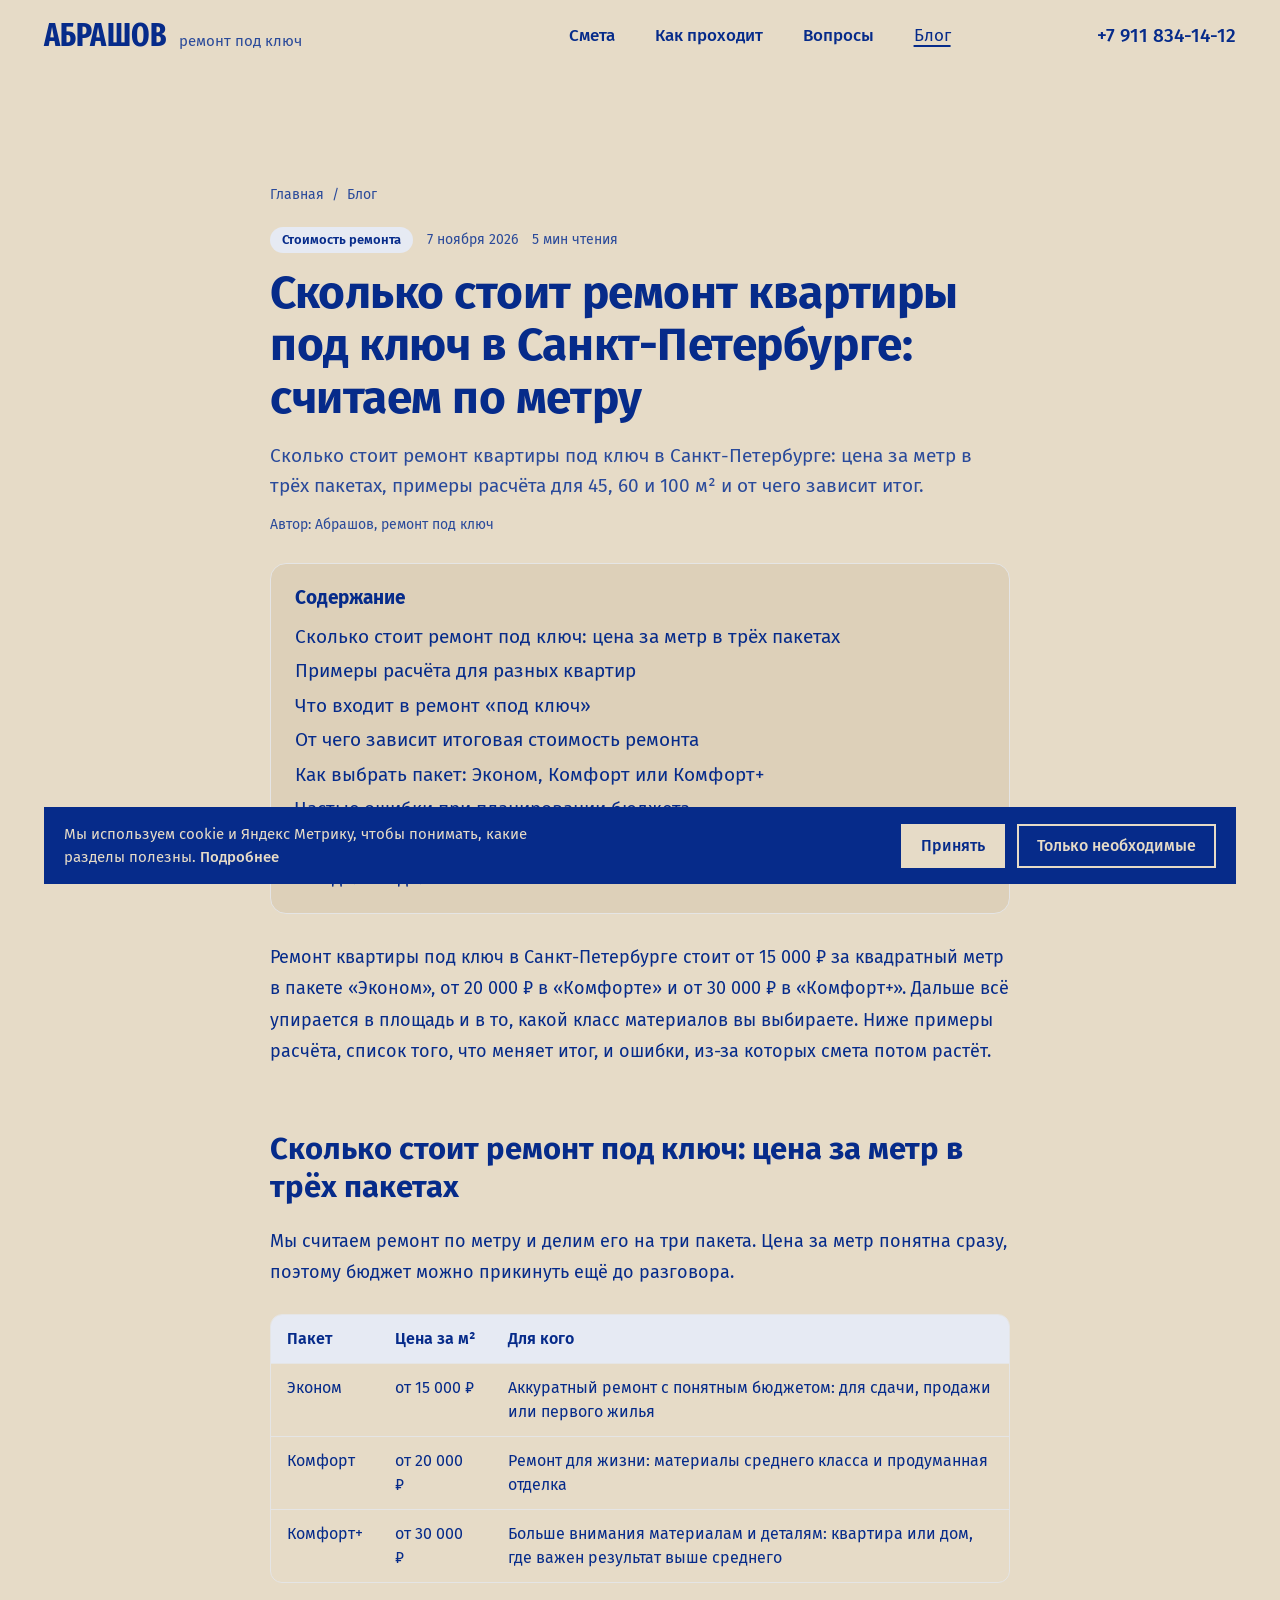
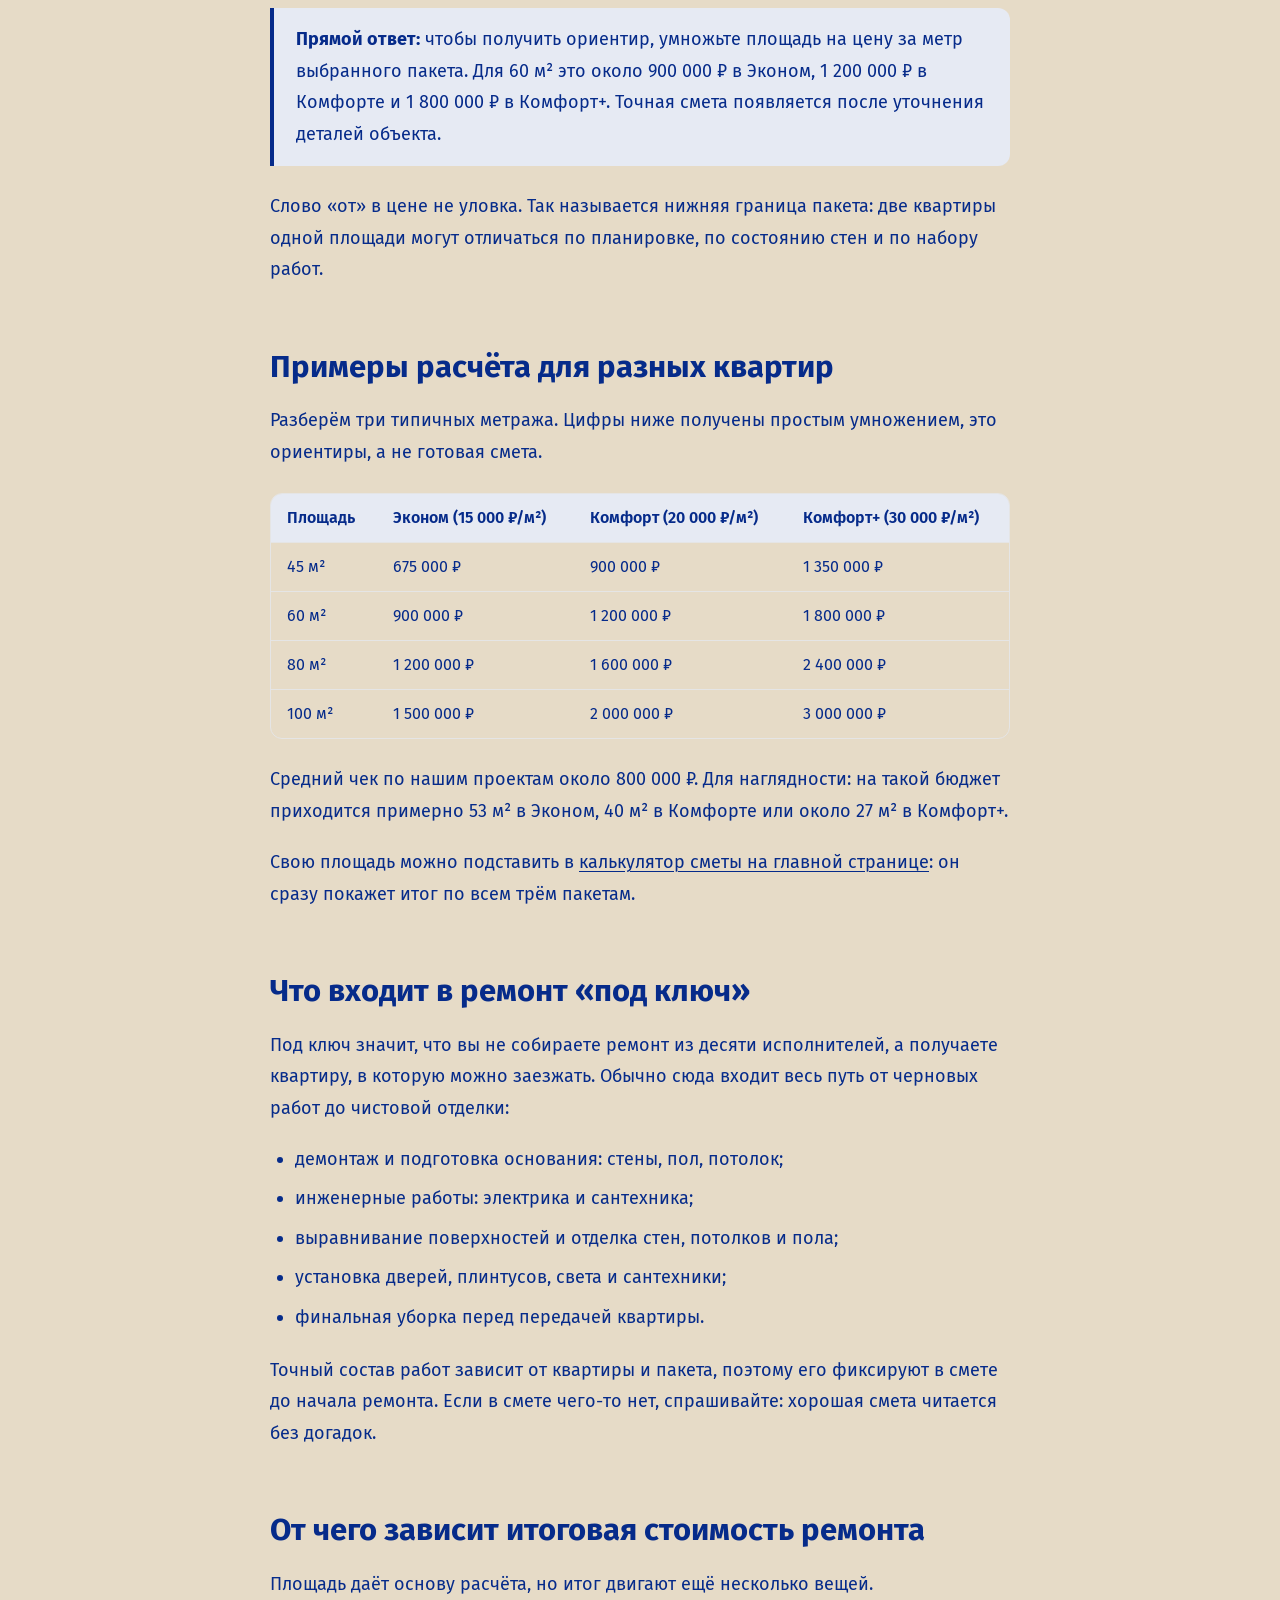
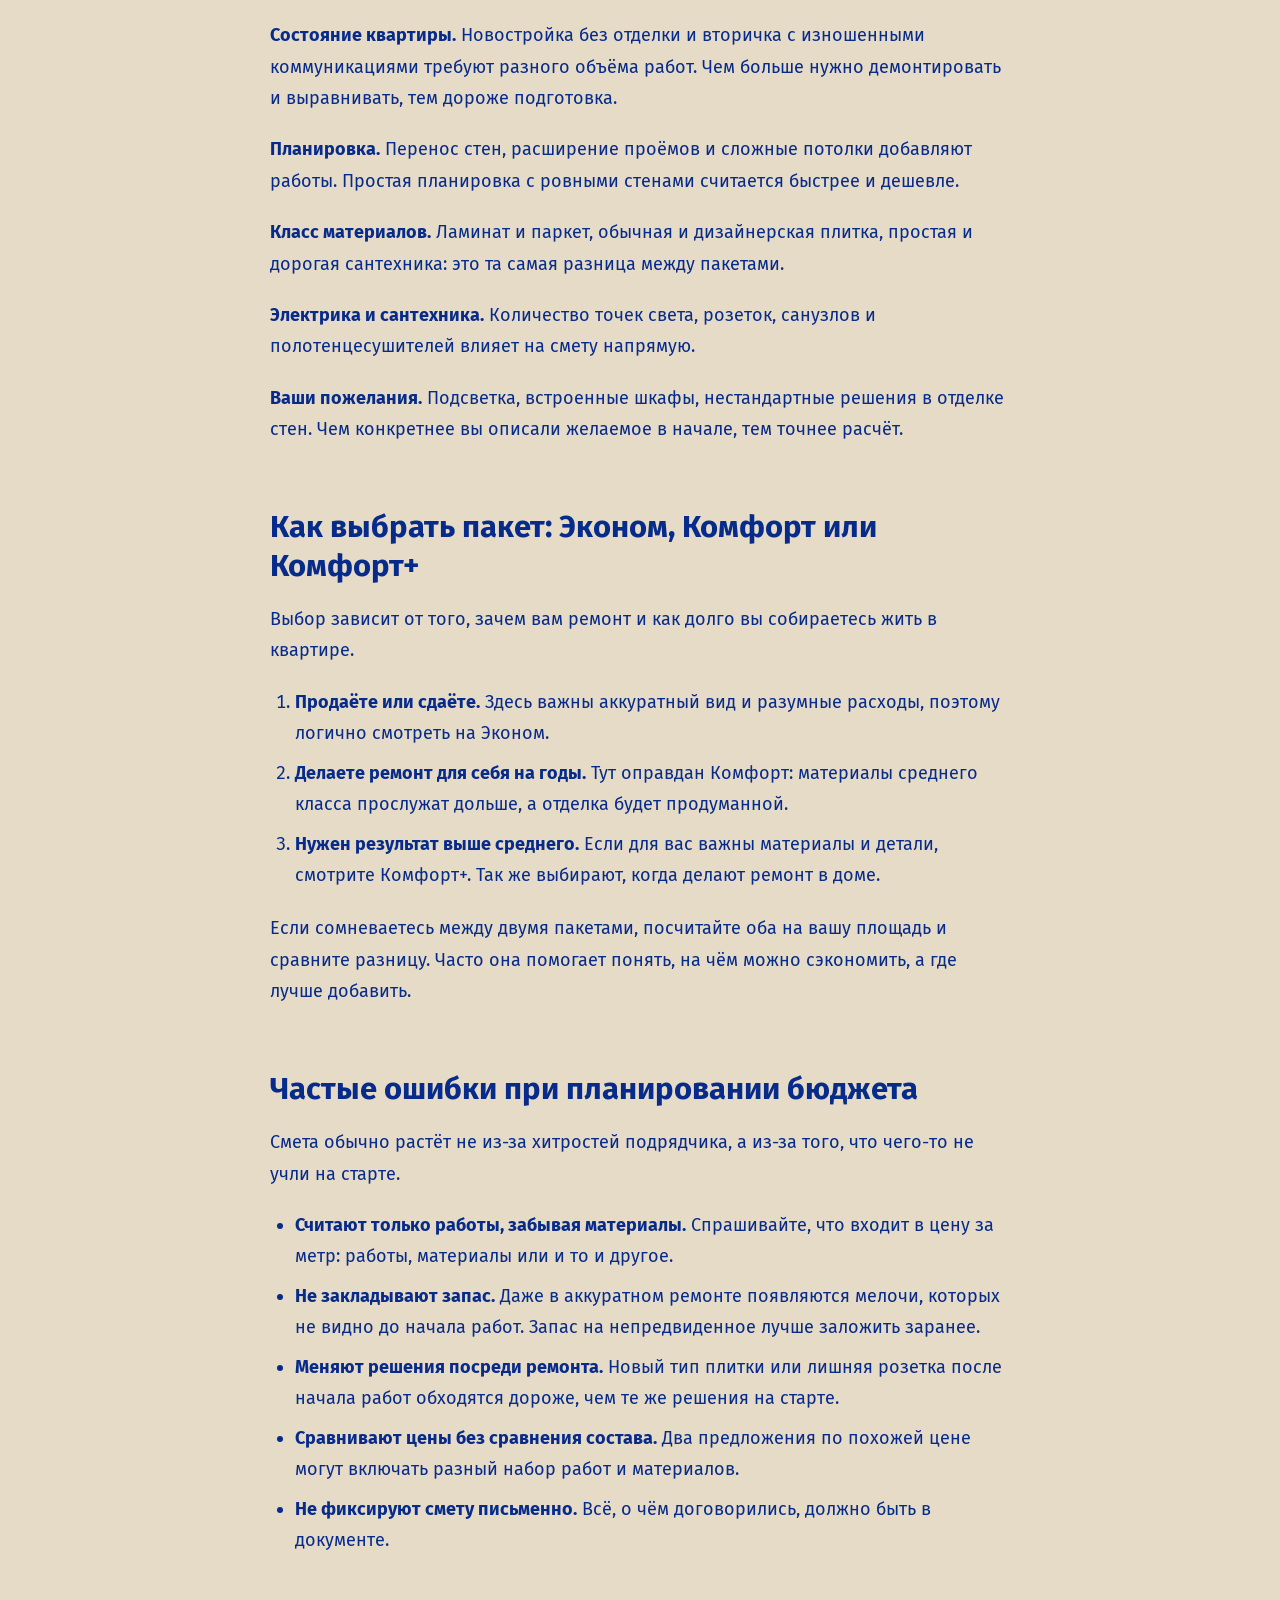
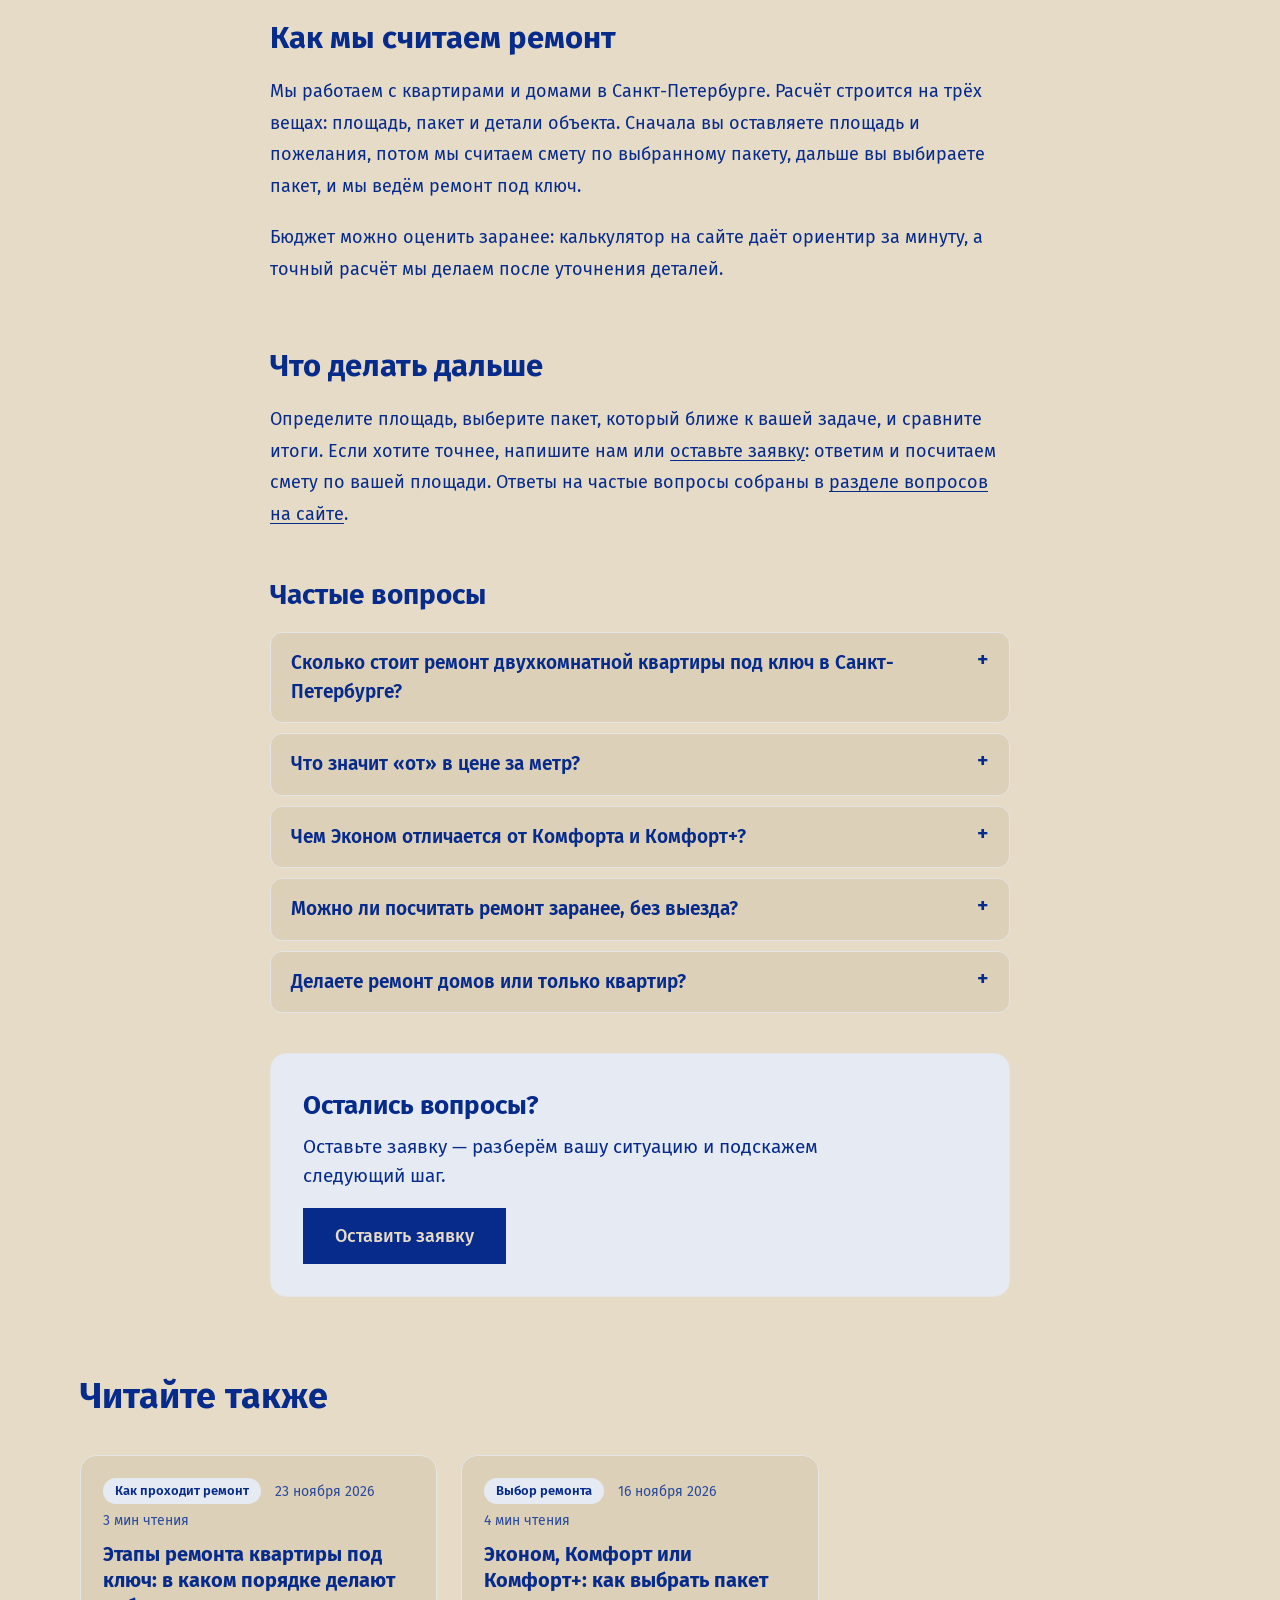
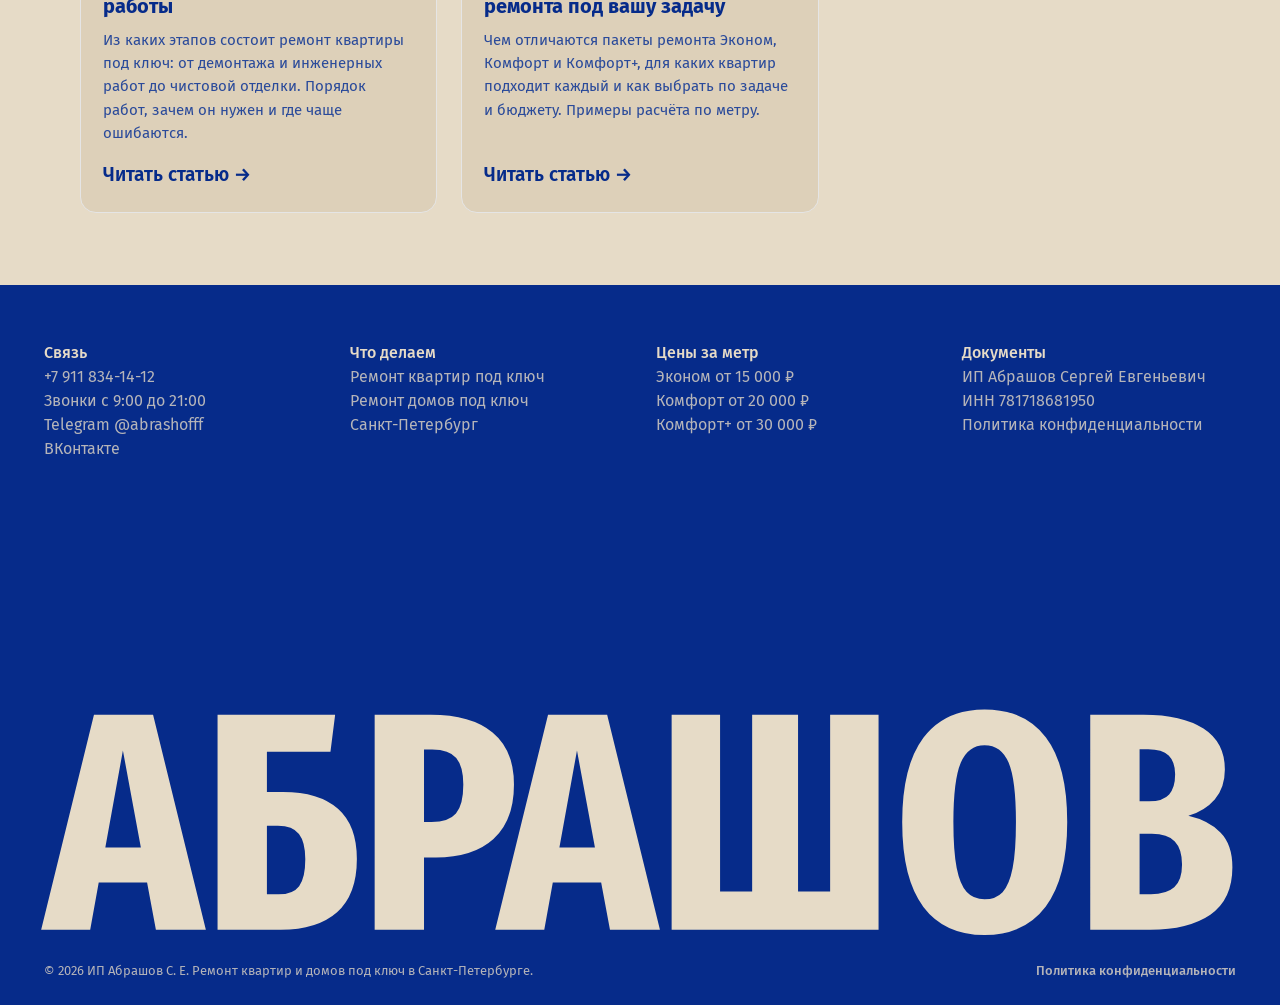
<file: blog/skolko-stoit-remont-pod-klyuch-spb/index.html>
<!DOCTYPE html>
<html lang="ru">
<head>
<meta charset="UTF-8">
<meta name="viewport" content="width=device-width, initial-scale=1.0">
<title>Сколько стоит ремонт квартиры под ключ в СПб</title>
<meta name="description" content="Сколько стоит ремонт квартиры под ключ в Санкт-Петербурге: цена за метр в трёх пакетах, примеры расчёта для 45, 60 и 100 м² и от чего зависит итог.">
<link rel="canonical" href="https://abrashov-remont.ru/blog/skolko-stoit-remont-pod-klyuch-spb/">
<meta name="robots" content="index, follow, max-image-preview:large">
<meta property="og:type" content="article">
<meta property="og:title" content="Сколько стоит ремонт квартиры под ключ в СПб">
<meta property="og:description" content="Сколько стоит ремонт квартиры под ключ в Санкт-Петербурге: цена за метр в трёх пакетах, примеры расчёта для 45, 60 и 100 м² и от чего зависит итог.">
<meta property="og:url" content="https://abrashov-remont.ru/blog/skolko-stoit-remont-pod-klyuch-spb/">
<meta property="og:locale" content="ru_RU">

<link rel="alternate" type="application/rss+xml" title="Абрашов — блог" href="https://abrashov-remont.ru/feed.xml">
<meta name="theme-color" content="#e6dbc7">
<link rel="icon" href="data:image/svg+xml,%3Csvg xmlns='http://www.w3.org/2000/svg' viewBox='0 0 64 64'%3E%3Crect width='64' height='64' fill='%23062b8a'/%3E%3Cpath d='M32 10 14 54h9l3-8h12l3 8h9L32 10Zm0 17 4 11H28l4-11Z' fill='%23e6dbc7'/%3E%3C/svg%3E">
<link rel="preconnect" href="https://fonts.googleapis.com">
<link rel="preconnect" href="https://fonts.gstatic.com" crossorigin>
<link href="https://fonts.googleapis.com/css2?family=Fira+Sans+Extra+Condensed:wght@400;700&family=Fira+Sans:wght@400;500&display=swap" rel="stylesheet">
<link rel="stylesheet" href="/styles.css">
<link rel="stylesheet" href="/blog/blog.css">
<link rel="stylesheet" href="/blog/blog.css">
<script type="application/ld+json">{"@context":"https://schema.org","@type":"Article","headline":"Сколько стоит ремонт квартиры под ключ в Санкт-Петербурге: считаем по метру","description":"Сколько стоит ремонт квартиры под ключ в Санкт-Петербурге: цена за метр в трёх пакетах, примеры расчёта для 45, 60 и 100 м² и от чего зависит итог.","inLanguage":"ru","datePublished":"2026-11-07","dateModified":"2026-11-07","mainEntityOfPage":"https://abrashov-remont.ru/blog/skolko-stoit-remont-pod-klyuch-spb/","author":{"@type":"Organization","name":"Абрашов, ремонт под ключ"},"publisher":{"@type":"Organization","name":"Абрашов","url":"https://abrashov-remont.ru/"}}</script>
<script type="application/ld+json">{"@context":"https://schema.org","@type":"BreadcrumbList","itemListElement":[{"@type":"ListItem","position":1,"name":"Главная","item":"https://abrashov-remont.ru/"},{"@type":"ListItem","position":2,"name":"Блог","item":"https://abrashov-remont.ru/blog/"},{"@type":"ListItem","position":3,"name":"Сколько стоит ремонт квартиры под ключ в Санкт-Петербурге: считаем по метру","item":"https://abrashov-remont.ru/blog/skolko-stoit-remont-pod-klyuch-spb/"}]}</script>
<script type="application/ld+json">{"@context":"https://schema.org","@type":"FAQPage","mainEntity":[{"@type":"Question","name":"Сколько стоит ремонт двухкомнатной квартиры под ключ в Санкт-Петербурге?","acceptedAnswer":{"@type":"Answer","text":"Зависит от площади и пакета. Для 60 м² при цене от 15 000 ₽ за метр выходит около 900 000 ₽, при 20 000 ₽ за метр около 1 200 000 ₽, при 30 000 ₽ за метр около 1 800 000 ₽. Точную смету даём после уточнения деталей."}},{"@type":"Question","name":"Что значит «от» в цене за метр?","acceptedAnswer":{"@type":"Answer","text":"Это нижняя граница пакета. Итог меняется от состава работ, планировки, материалов и состояния квартиры. Окончательную сумму называем после того, как уточним детали объекта."}},{"@type":"Question","name":"Чем Эконом отличается от Комфорта и Комфорт+?","acceptedAnswer":{"@type":"Answer","text":"Классом материалов и отделки: чем выше пакет, тем выше класс. Точный состав работ и материалов для каждого пакета уточняем под ваш объект, чтобы вы видели, за что платите."}},{"@type":"Question","name":"Можно ли посчитать ремонт заранее, без выезда?","acceptedAnswer":{"@type":"Answer","text":"Ориентировочно да: введите площадь в калькуляторе на сайте и увидите итог по всем трём пакетам. Точнее получается после уточнения деталей: планировки, состояния квартиры и ваших пожеланий."}},{"@type":"Question","name":"Делаете ремонт домов или только квартир?","acceptedAnswer":{"@type":"Answer","text":"Делаем и квартиры, и дома. Расчёт строим так же: площадь, пакет, детали объекта."}}]}</script>
</head>
<body class="b-page">
<header class="header" id="header">
  <div class="header__inner">
    <a class="logo" href="/#top" aria-label="Абрашов — на главную">
      <span class="logo__name">Абрашов</span>
      <span class="logo__sfx">ремонт под ключ</span>
    </a>
    <nav class="nav" id="nav" aria-label="Разделы">
      <a class="link" href="/#smeta">Смета</a>
      <a class="link" href="/#how">Как проходит</a>
      <a class="link" href="/#faq">Вопросы</a>
    <!-- BLOGNAV:START --><a href="/blog/">Блог</a><!-- BLOGNAV:END --></nav>
    <a class="link header__tg" href="tel:+79118341412">+7 911 834-14-12</a>
    <button class="burger" id="burger" type="button" aria-expanded="false" aria-controls="menu">Меню</button>
  </div>
  <div class="menu" id="menu">
    <a href="/#smeta">Смета</a>
    <a href="/#how">Как проходит</a>
    <a href="/#faq">Вопросы</a>
    <a href="/#contact">Заявка</a>
    <a href="tel:+79118341412">+7 911 834-14-12</a>
  </div>
</header>
<main class="blog">

<article class="b-article">
  <nav class="b-crumbs" aria-label="Хлебные крошки"><a href="/">Главная</a><span>/</span><a href="/blog/">Блог</a></nav>
  
  <header class="b-head">
    <div class="b-meta"><span class="b-chip">Стоимость ремонта</span><time datetime="2026-11-07">7 ноября 2026</time><span>5 мин чтения</span></div>
    <h1>Сколько стоит ремонт квартиры под ключ в Санкт-Петербурге: считаем по метру</h1>
    <p class="b-lead">Сколько стоит ремонт квартиры под ключ в Санкт-Петербурге: цена за метр в трёх пакетах, примеры расчёта для 45, 60 и 100 м² и от чего зависит итог.</p>
    <p class="b-author">Автор: Абрашов, ремонт под ключ</p>
  </header>
  
  <nav class="b-toc" aria-label="Содержание"><strong>Содержание</strong><ol><li><a href="#skolko-stoit-remont-pod-klyuch-cena-za-metr-v-treh-paketah">Сколько стоит ремонт под ключ: цена за метр в трёх пакетах</a></li><li><a href="#primery-rascheta-dlya-raznyh-kvartir">Примеры расчёта для разных квартир</a></li><li><a href="#chto-vhodit-v-remont-pod-klyuch">Что входит в ремонт «под ключ»</a></li><li><a href="#ot-chego-zavisit-itogovaya-stoimost-remonta">От чего зависит итоговая стоимость ремонта</a></li><li><a href="#kak-vybrat-paket-ekonom-komfort-ili-komfort">Как выбрать пакет: Эконом, Комфорт или Комфорт+</a></li><li><a href="#chastye-oshibki-pri-planirovanii-byudzheta">Частые ошибки при планировании бюджета</a></li><li><a href="#kak-my-schitaem-remont">Как мы считаем ремонт</a></li><li><a href="#chto-delat-dalshe">Что делать дальше</a></li></ol></nav>
  <div class="b-content"><p>Ремонт квартиры под ключ в Санкт-Петербурге стоит от 15 000 ₽ за квадратный метр в пакете «Эконом», от 20 000 ₽ в «Комфорте» и от 30 000 ₽ в «Комфорт+». Дальше всё упирается в площадь и в то, какой класс материалов вы выбираете. Ниже примеры расчёта, список того, что меняет итог, и ошибки, из-за которых смета потом растёт.</p>
<h2 id="skolko-stoit-remont-pod-klyuch-cena-za-metr-v-treh-paketah">Сколько стоит ремонт под ключ: цена за метр в трёх пакетах</h2>
<p>Мы считаем ремонт по метру и делим его на три пакета. Цена за метр понятна сразу, поэтому бюджет можно прикинуть ещё до разговора.</p>
<div class="b-table"><table><thead><tr><th>Пакет</th><th>Цена за м²</th><th>Для кого</th></tr></thead><tbody><tr><td>Эконом</td><td>от 15 000 ₽</td><td>Аккуратный ремонт с понятным бюджетом: для сдачи, продажи или первого жилья</td></tr><tr><td>Комфорт</td><td>от 20 000 ₽</td><td>Ремонт для жизни: материалы среднего класса и продуманная отделка</td></tr><tr><td>Комфорт+</td><td>от 30 000 ₽</td><td>Больше внимания материалам и деталям: квартира или дом, где важен результат выше среднего</td></tr></tbody></table></div>
<blockquote><p><strong>Прямой ответ:</strong> чтобы получить ориентир, умножьте площадь на цену за метр выбранного пакета. Для 60 м² это около 900 000 ₽ в Эконом, 1 200 000 ₽ в Комфорте и 1 800 000 ₽ в Комфорт+. Точная смета появляется после уточнения деталей объекта.</p></blockquote>
<p>Слово «от» в цене не уловка. Так называется нижняя граница пакета: две квартиры одной площади могут отличаться по планировке, по состоянию стен и по набору работ.</p>
<h2 id="primery-rascheta-dlya-raznyh-kvartir">Примеры расчёта для разных квартир</h2>
<p>Разберём три типичных метража. Цифры ниже получены простым умножением, это ориентиры, а не готовая смета.</p>
<div class="b-table"><table><thead><tr><th>Площадь</th><th>Эконом (15 000 ₽/м²)</th><th>Комфорт (20 000 ₽/м²)</th><th>Комфорт+ (30 000 ₽/м²)</th></tr></thead><tbody><tr><td>45 м²</td><td>675 000 ₽</td><td>900 000 ₽</td><td>1 350 000 ₽</td></tr><tr><td>60 м²</td><td>900 000 ₽</td><td>1 200 000 ₽</td><td>1 800 000 ₽</td></tr><tr><td>80 м²</td><td>1 200 000 ₽</td><td>1 600 000 ₽</td><td>2 400 000 ₽</td></tr><tr><td>100 м²</td><td>1 500 000 ₽</td><td>2 000 000 ₽</td><td>3 000 000 ₽</td></tr></tbody></table></div>
<p>Средний чек по нашим проектам около 800 000 ₽. Для наглядности: на такой бюджет приходится примерно 53 м² в Эконом, 40 м² в Комфорте или около 27 м² в Комфорт+.</p>
<p>Свою площадь можно подставить в <a href="/#smeta">калькулятор сметы на главной странице</a>: он сразу покажет итог по всем трём пакетам.</p>
<h2 id="chto-vhodit-v-remont-pod-klyuch">Что входит в ремонт «под ключ»</h2>
<p>Под ключ значит, что вы не собираете ремонт из десяти исполнителей, а получаете квартиру, в которую можно заезжать. Обычно сюда входит весь путь от черновых работ до чистовой отделки:</p>
<ul><li>демонтаж и подготовка основания: стены, пол, потолок;</li><li>инженерные работы: электрика и сантехника;</li><li>выравнивание поверхностей и отделка стен, потолков и пола;</li><li>установка дверей, плинтусов, света и сантехники;</li><li>финальная уборка перед передачей квартиры.</li></ul>
<p>Точный состав работ зависит от квартиры и пакета, поэтому его фиксируют в смете до начала ремонта. Если в смете чего-то нет, спрашивайте: хорошая смета читается без догадок.</p>
<h2 id="ot-chego-zavisit-itogovaya-stoimost-remonta">От чего зависит итоговая стоимость ремонта</h2>
<p>Площадь даёт основу расчёта, но итог двигают ещё несколько вещей.</p>
<p><strong>Состояние квартиры.</strong> Новостройка без отделки и вторичка с изношенными коммуникациями требуют разного объёма работ. Чем больше нужно демонтировать и выравнивать, тем дороже подготовка.</p>
<p><strong>Планировка.</strong> Перенос стен, расширение проёмов и сложные потолки добавляют работы. Простая планировка с ровными стенами считается быстрее и дешевле.</p>
<p><strong>Класс материалов.</strong> Ламинат и паркет, обычная и дизайнерская плитка, простая и дорогая сантехника: это та самая разница между пакетами.</p>
<p><strong>Электрика и сантехника.</strong> Количество точек света, розеток, санузлов и полотенцесушителей влияет на смету напрямую.</p>
<p><strong>Ваши пожелания.</strong> Подсветка, встроенные шкафы, нестандартные решения в отделке стен. Чем конкретнее вы описали желаемое в начале, тем точнее расчёт.</p>
<h2 id="kak-vybrat-paket-ekonom-komfort-ili-komfort">Как выбрать пакет: Эконом, Комфорт или Комфорт+</h2>
<p>Выбор зависит от того, зачем вам ремонт и как долго вы собираетесь жить в квартире.</p>
<ol><li><strong>Продаёте или сдаёте.</strong> Здесь важны аккуратный вид и разумные расходы, поэтому логично смотреть на Эконом.</li><li><strong>Делаете ремонт для себя на годы.</strong> Тут оправдан Комфорт: материалы среднего класса прослужат дольше, а отделка будет продуманной.</li><li><strong>Нужен результат выше среднего.</strong> Если для вас важны материалы и детали, смотрите Комфорт+. Так же выбирают, когда делают ремонт в доме.</li></ol>
<p>Если сомневаетесь между двумя пакетами, посчитайте оба на вашу площадь и сравните разницу. Часто она помогает понять, на чём можно сэкономить, а где лучше добавить.</p>
<h2 id="chastye-oshibki-pri-planirovanii-byudzheta">Частые ошибки при планировании бюджета</h2>
<p>Смета обычно растёт не из-за хитростей подрядчика, а из-за того, что чего-то не учли на старте.</p>
<ul><li><strong>Считают только работы, забывая материалы.</strong> Спрашивайте, что входит в цену за метр: работы, материалы или и то и другое.</li><li><strong>Не закладывают запас.</strong> Даже в аккуратном ремонте появляются мелочи, которых не видно до начала работ. Запас на непредвиденное лучше заложить заранее.</li><li><strong>Меняют решения посреди ремонта.</strong> Новый тип плитки или лишняя розетка после начала работ обходятся дороже, чем те же решения на старте.</li><li><strong>Сравнивают цены без сравнения состава.</strong> Два предложения по похожей цене могут включать разный набор работ и материалов.</li><li><strong>Не фиксируют смету письменно.</strong> Всё, о чём договорились, должно быть в документе.</li></ul>
<h2 id="kak-my-schitaem-remont">Как мы считаем ремонт</h2>
<p>Мы работаем с квартирами и домами в Санкт-Петербурге. Расчёт строится на трёх вещах: площадь, пакет и детали объекта. Сначала вы оставляете площадь и пожелания, потом мы считаем смету по выбранному пакету, дальше вы выбираете пакет, и мы ведём ремонт под ключ.</p>
<p>Бюджет можно оценить заранее: калькулятор на сайте даёт ориентир за минуту, а точный расчёт мы делаем после уточнения деталей.</p>
<h2 id="chto-delat-dalshe">Что делать дальше</h2>
<p>Определите площадь, выберите пакет, который ближе к вашей задаче, и сравните итоги. Если хотите точнее, напишите нам или <a href="/#contact">оставьте заявку</a>: ответим и посчитаем смету по вашей площади. Ответы на частые вопросы собраны в <a href="/#faq">разделе вопросов на сайте</a>.</p></div>
  <section class="b-faq"><h2>Частые вопросы</h2><details><summary>Сколько стоит ремонт двухкомнатной квартиры под ключ в Санкт-Петербурге?</summary><p>Зависит от площади и пакета. Для 60 м² при цене от 15 000 ₽ за метр выходит около 900 000 ₽, при 20 000 ₽ за метр около 1 200 000 ₽, при 30 000 ₽ за метр около 1 800 000 ₽. Точную смету даём после уточнения деталей.</p></details><details><summary>Что значит «от» в цене за метр?</summary><p>Это нижняя граница пакета. Итог меняется от состава работ, планировки, материалов и состояния квартиры. Окончательную сумму называем после того, как уточним детали объекта.</p></details><details><summary>Чем Эконом отличается от Комфорта и Комфорт+?</summary><p>Классом материалов и отделки: чем выше пакет, тем выше класс. Точный состав работ и материалов для каждого пакета уточняем под ваш объект, чтобы вы видели, за что платите.</p></details><details><summary>Можно ли посчитать ремонт заранее, без выезда?</summary><p>Ориентировочно да: введите площадь в калькуляторе на сайте и увидите итог по всем трём пакетам. Точнее получается после уточнения деталей: планировки, состояния квартиры и ваших пожеланий.</p></details><details><summary>Делаете ремонт домов или только квартир?</summary><p>Делаем и квартиры, и дома. Расчёт строим так же: площадь, пакет, детали объекта.</p></details></section>
  
  <aside class="b-cta"><h2>Остались вопросы?</h2><p>Оставьте заявку — разберём вашу ситуацию и подскажем следующий шаг.</p><a class="btn btn--primary b-cta__btn" href="/#contact">Оставить заявку</a></aside>
</article>
<section class="b-related"><h2>Читайте также</h2><div class="b-grid"><article class="b-card">
  
  <div class="b-card__body">
    <div class="b-meta"><span class="b-chip">Как проходит ремонт</span><time datetime="2026-11-23">23 ноября 2026</time><span>3 мин чтения</span></div>
    <h3><a href="/blog/etapy-remonta-kvartiry-pod-klyuch/">Этапы ремонта квартиры под ключ: в каком порядке делают работы</a></h3>
    <p>Из каких этапов состоит ремонт квартиры под ключ: от демонтажа и инженерных работ до чистовой отделки. Порядок работ, зачем он нужен и где чаще ошибаются.</p>
    <a class="b-more" href="/blog/etapy-remonta-kvartiry-pod-klyuch/">Читать статью</a>
  </div>
</article><article class="b-card">
  
  <div class="b-card__body">
    <div class="b-meta"><span class="b-chip">Выбор ремонта</span><time datetime="2026-11-16">16 ноября 2026</time><span>4 мин чтения</span></div>
    <h3><a href="/blog/econom-komfort-komfort-plus-kak-vybrat/">Эконом, Комфорт или Комфорт+: как выбрать пакет ремонта под вашу задачу</a></h3>
    <p>Чем отличаются пакеты ремонта Эконом, Комфорт и Комфорт+, для каких квартир подходит каждый и как выбрать по задаче и бюджету. Примеры расчёта по метру.</p>
    <a class="b-more" href="/blog/econom-komfort-komfort-plus-kak-vybrat/">Читать статью</a>
  </div>
</article></div></section>
</main>
<footer class="footer on-ink">
  <div class="wrap">
    <div class="footer__cols">
      <ul><li>Связь</li><li><a href="tel:+79118341412">+7 911 834-14-12</a></li><li>Звонки с 9:00 до 21:00</li><li><a href="https://t.me/abrashofff" target="_blank" rel="noopener">Telegram @abrashofff</a></li><li><a href="https://vk.ru/sergo_abrashov" target="_blank" rel="noopener">ВКонтакте</a></li></ul>
      <ul><li>Что делаем</li><li>Ремонт квартир под ключ</li><li>Ремонт домов под ключ</li><li>Санкт-Петербург</li></ul>
      <ul><li>Цены за метр</li><li>Эконом от 15 000 ₽</li><li>Комфорт от 20 000 ₽</li><li>Комфорт+ от 30 000 ₽</li></ul>
      <ul><li>Документы</li><li>ИП Абрашов Сергей Евгеньевич</li><li>ИНН 781718681950</li><li><a href="/privacy.html">Политика конфиденциальности</a></li></ul>
    </div>
  </div>
  <div></div>
  <div class="wrap">
    <div class="footer__mark" aria-hidden="true">
      <svg viewBox="0 0 1000 200" preserveAspectRatio="xMidYMax meet"><text x="0" y="190" font-size="260" textLength="1000" lengthAdjust="spacingAndGlyphs">АБРАШОВ</text></svg>
    </div>
    <div class="footer__legal">
      <span>© <span id="year">2026</span> ИП Абрашов С. Е. Ремонт квартир и домов под ключ в Санкт-Петербурге.</span>
      <a class="link" href="/privacy.html">Политика конфиденциальности</a>
    </div>
  </div>
</footer>
<script src="/script.js" defer></script>

</body>
</html>
</file>
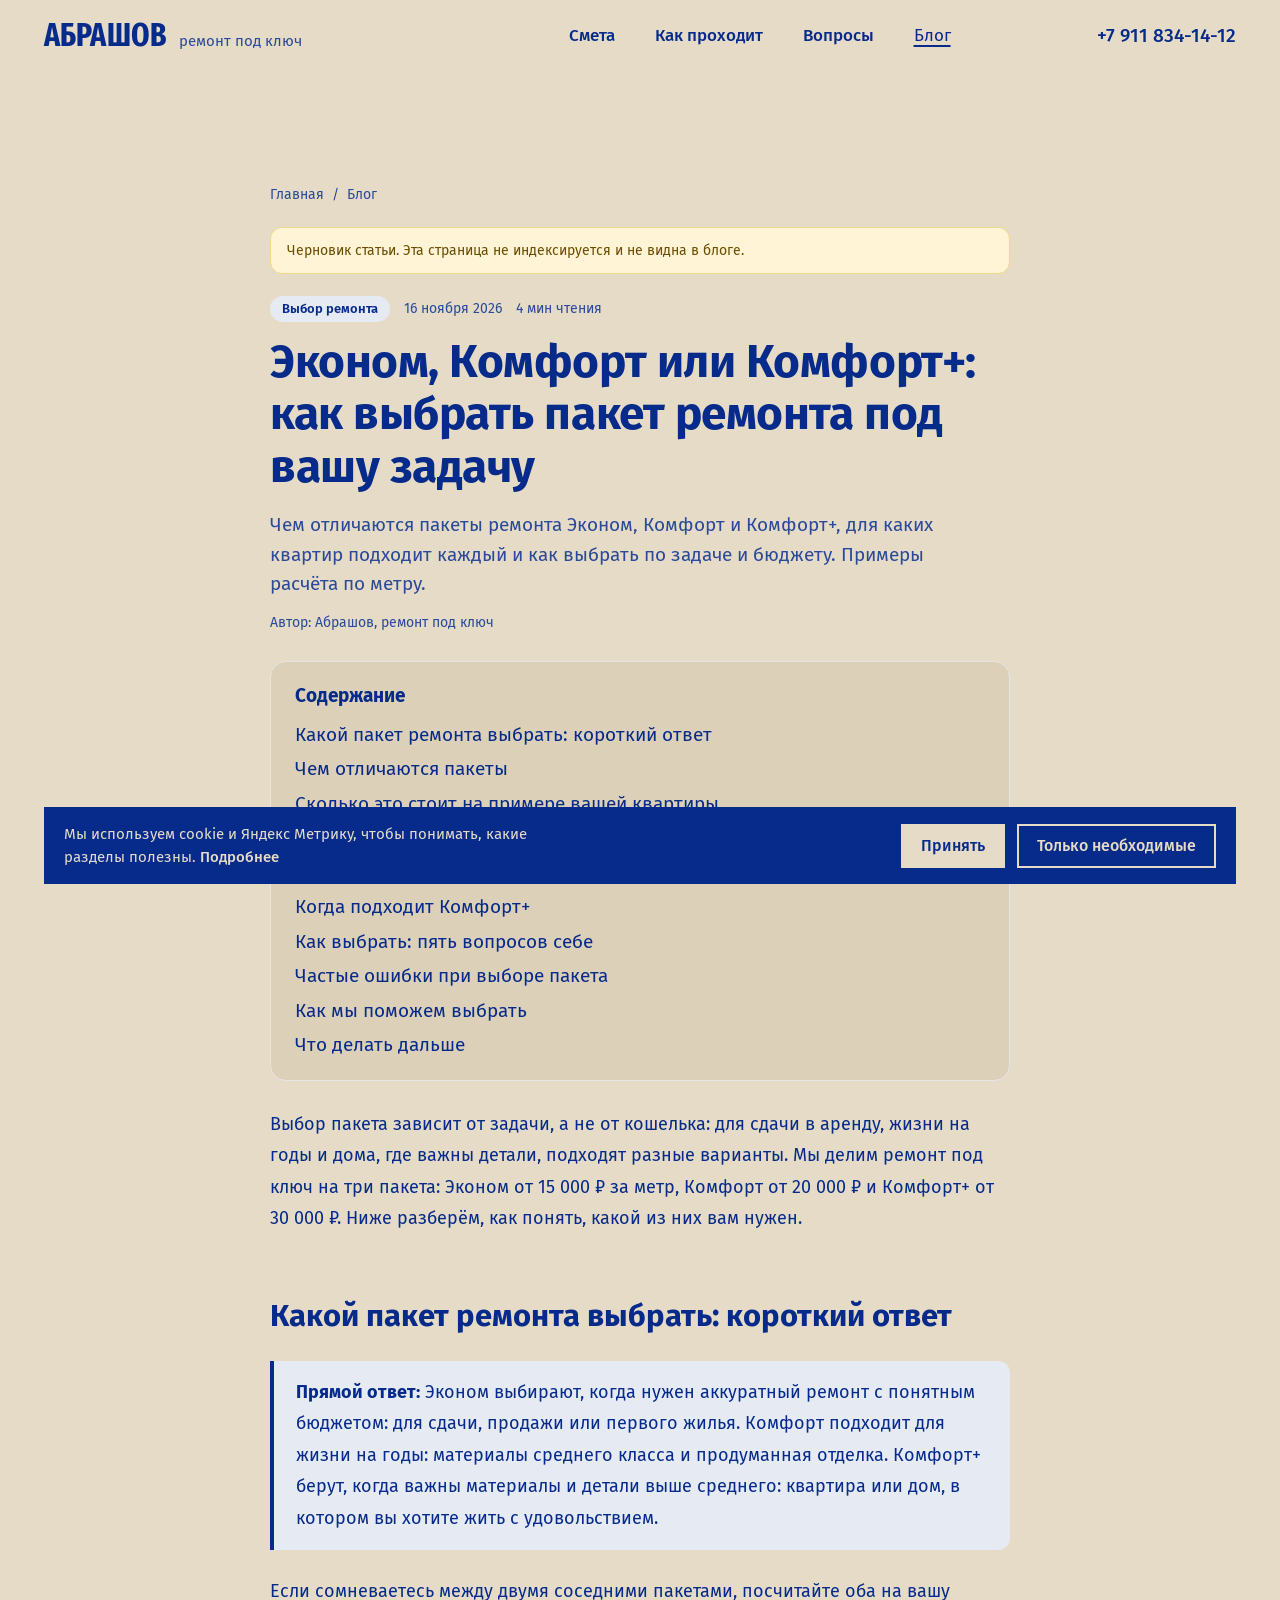
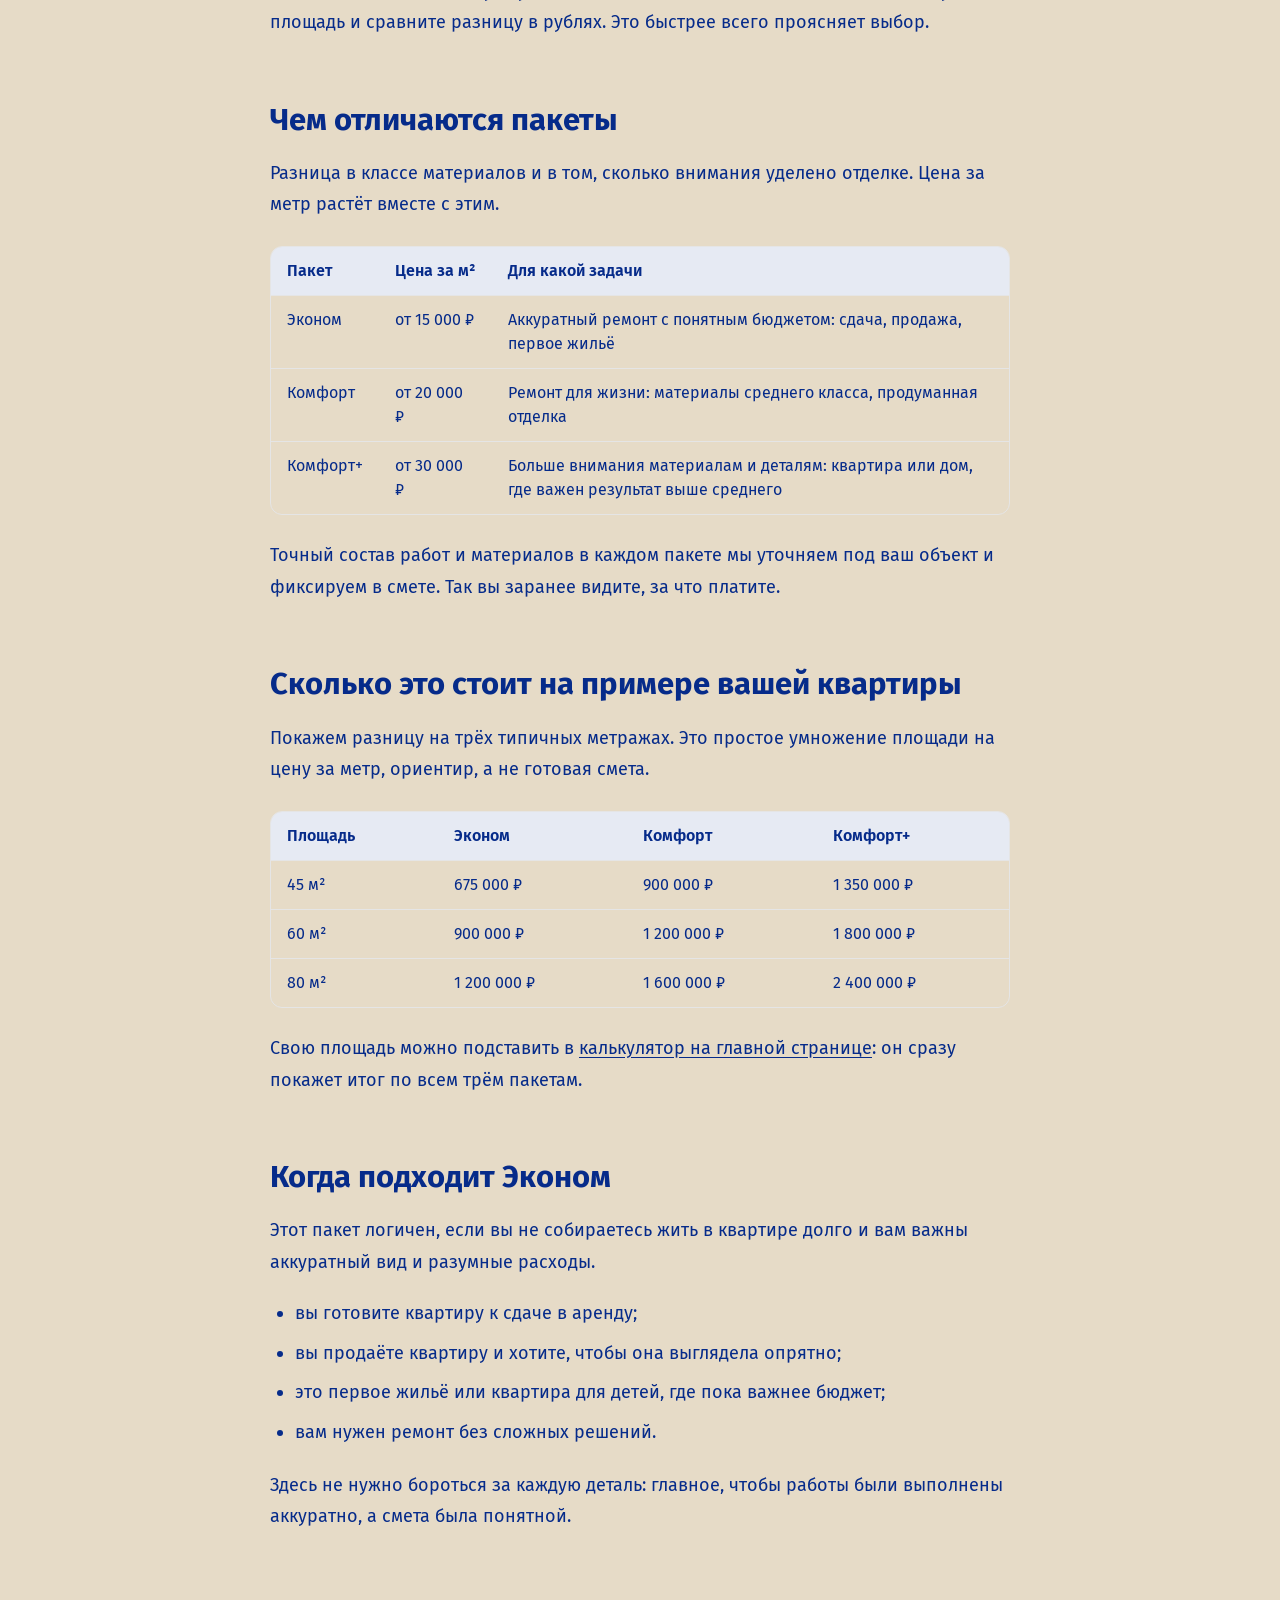
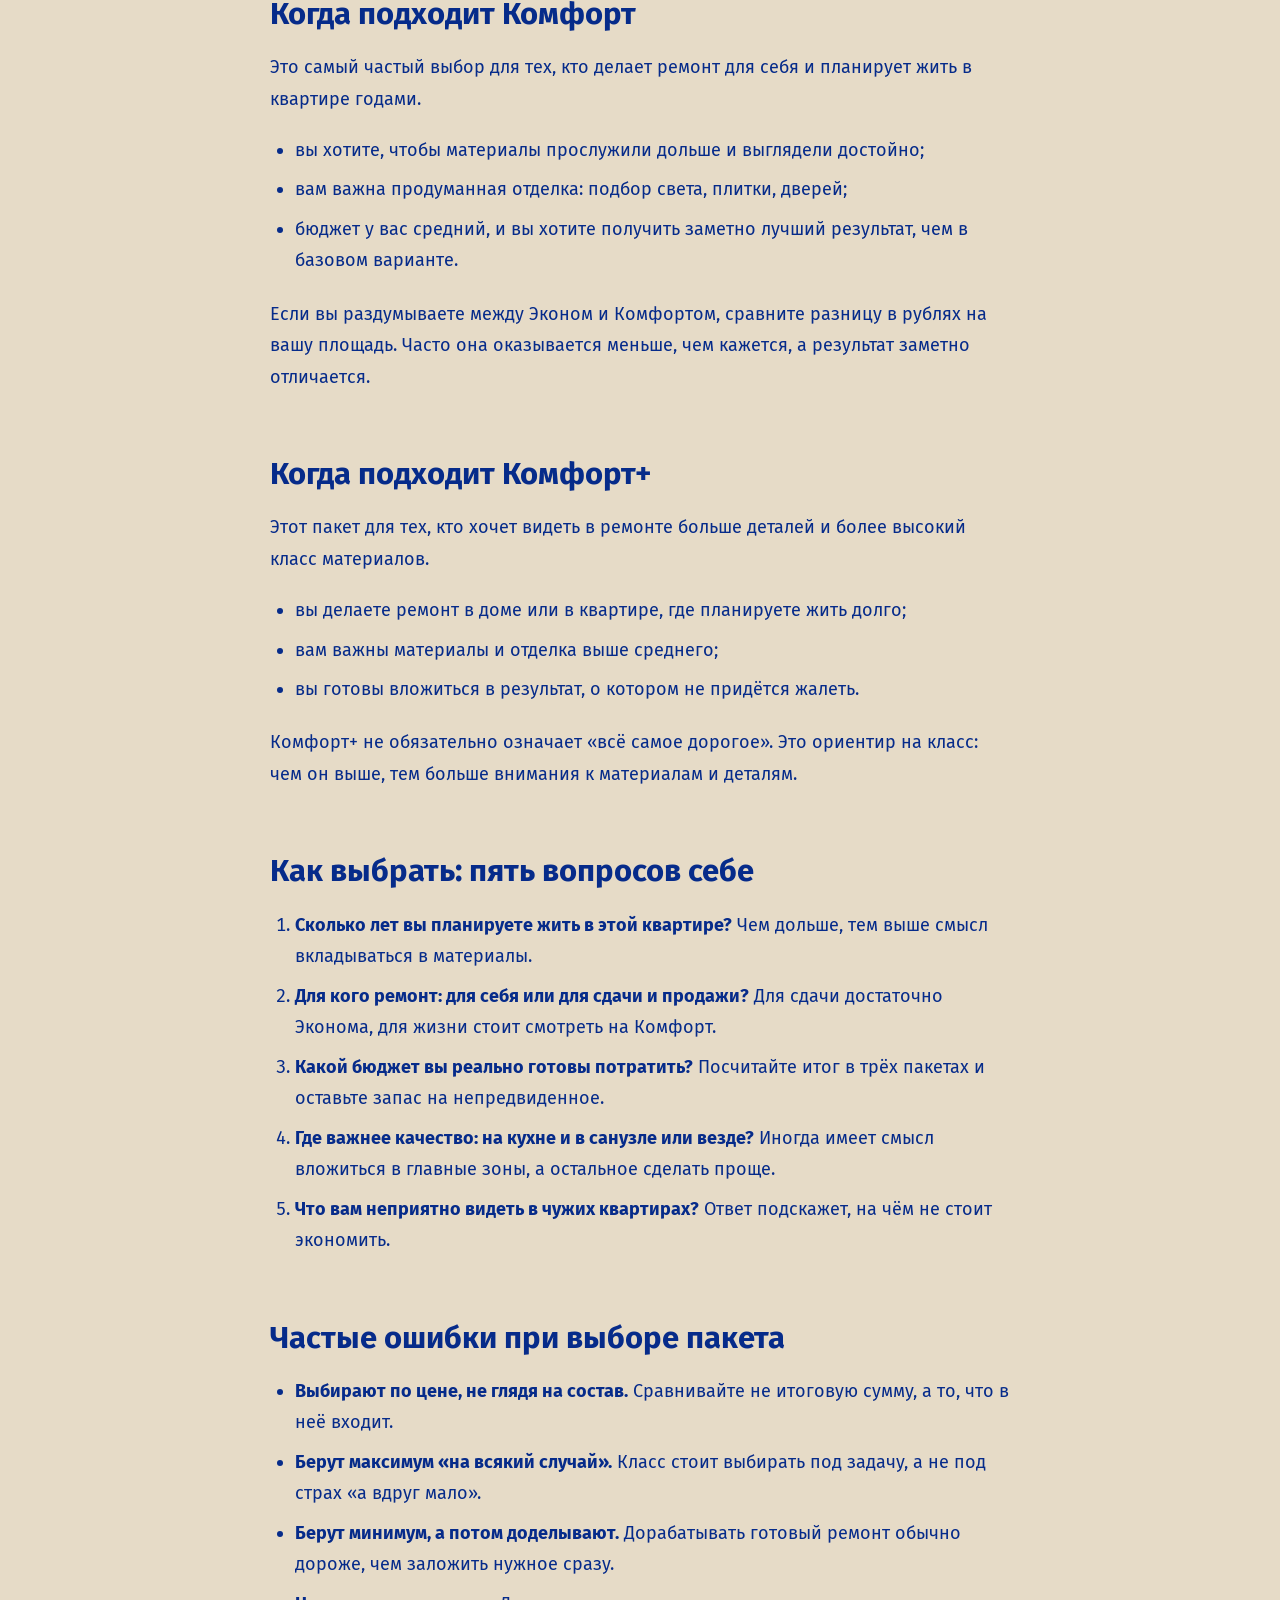
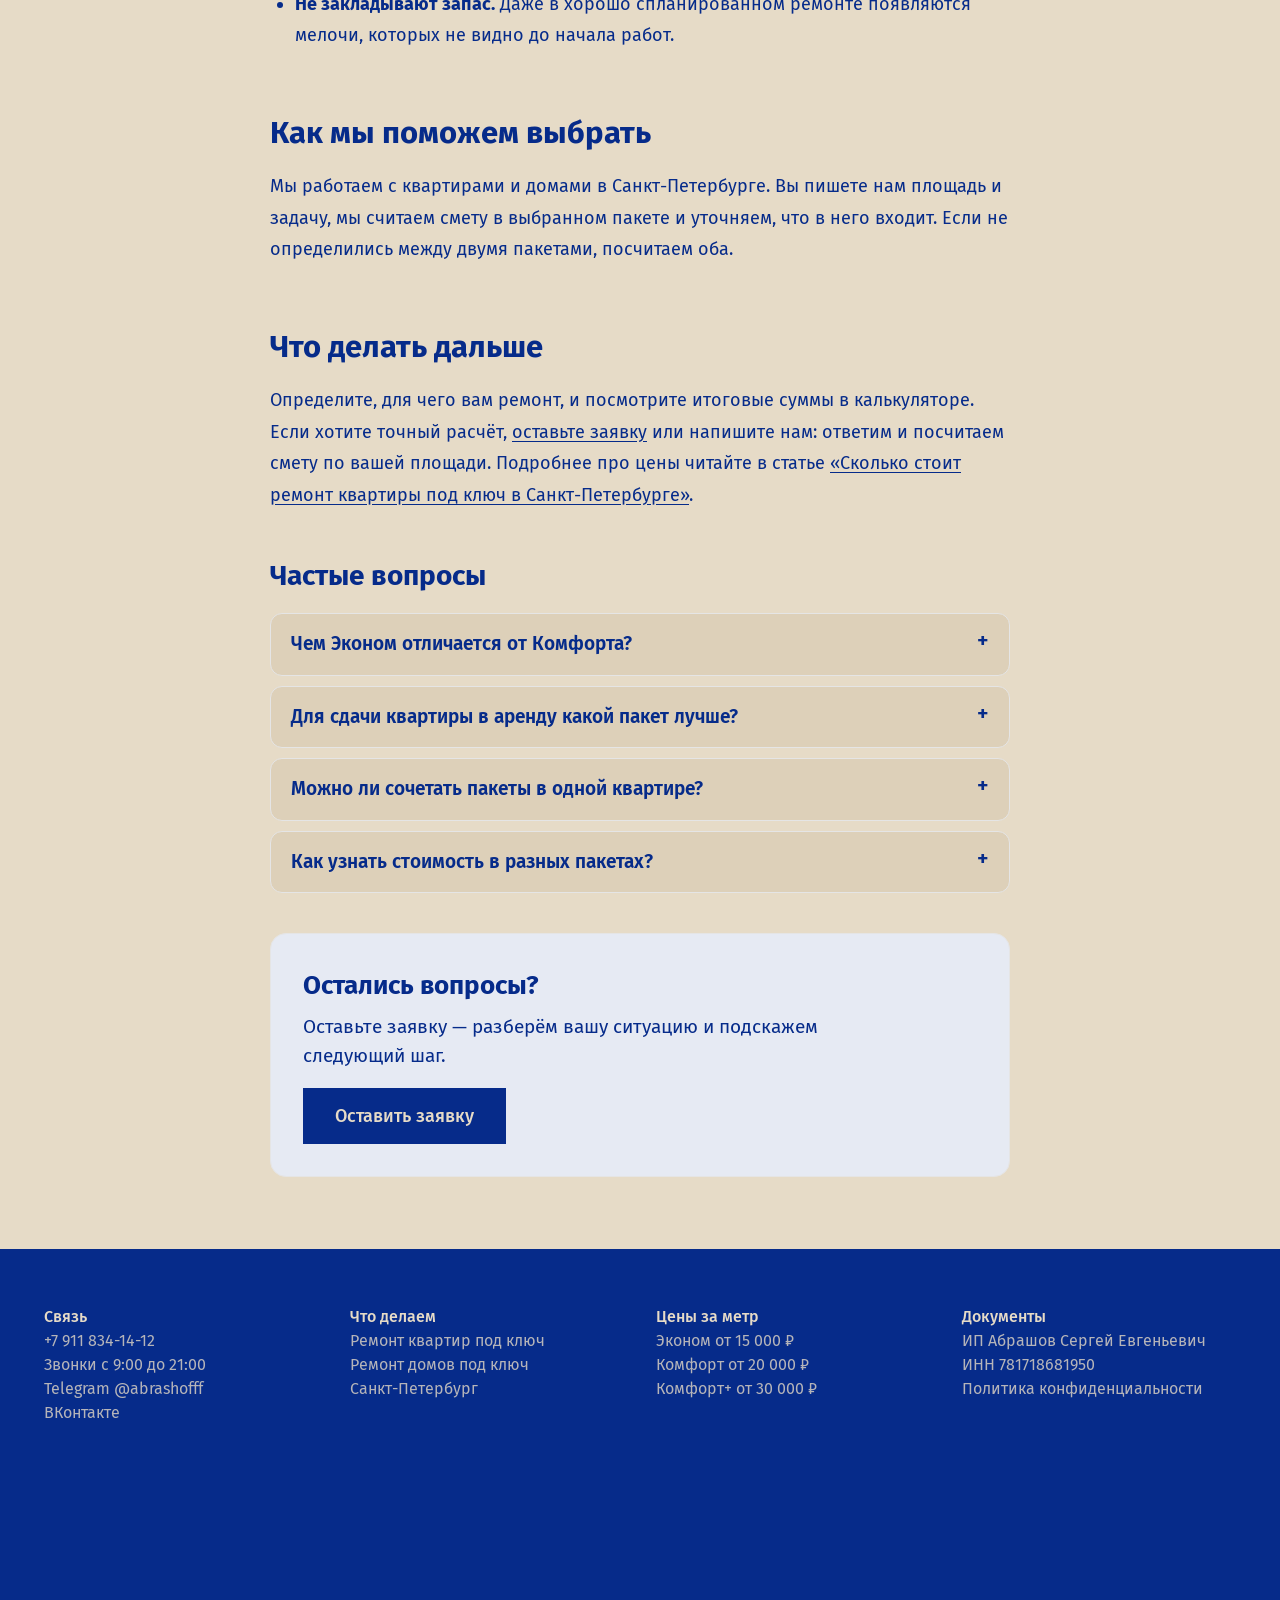
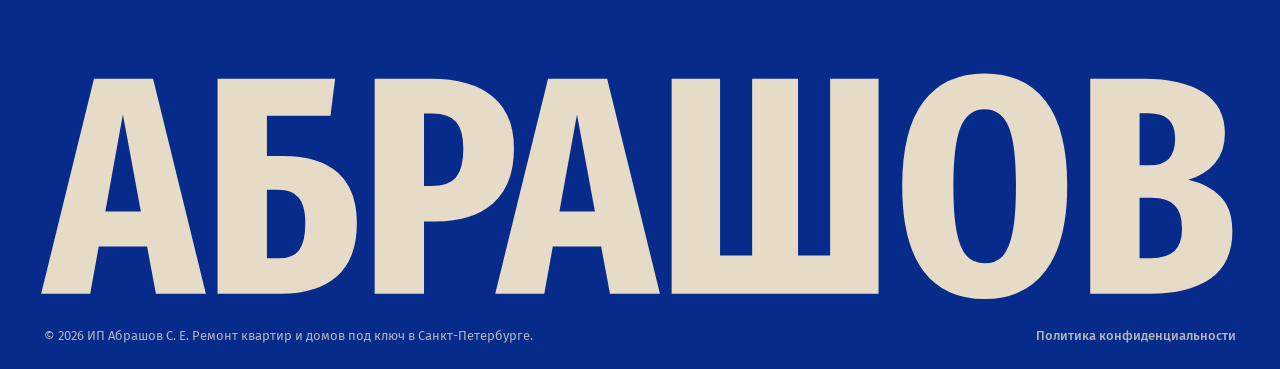
<file: blog/preview/c397ba7a6d7c/econom-komfort-komfort-plus-kak-vybrat/index.html>
<!DOCTYPE html>
<html lang="ru">
<head>
<meta charset="UTF-8">
<meta name="viewport" content="width=device-width, initial-scale=1.0">
<title>Эконом, Комфорт или Комфорт+: какой ремонт выбрать</title>
<meta name="description" content="Чем отличаются пакеты ремонта Эконом, Комфорт и Комфорт+, для каких квартир подходит каждый и как выбрать по задаче и бюджету. Примеры расчёта по метру.">
<link rel="canonical" href="https://abrashov-remont.ru/blog/econom-komfort-komfort-plus-kak-vybrat/">
<meta name="robots" content="noindex, nofollow">
<meta property="og:type" content="article">
<meta property="og:title" content="Эконом, Комфорт или Комфорт+: какой ремонт выбрать">
<meta property="og:description" content="Чем отличаются пакеты ремонта Эконом, Комфорт и Комфорт+, для каких квартир подходит каждый и как выбрать по задаче и бюджету. Примеры расчёта по метру.">
<meta property="og:url" content="https://abrashov-remont.ru/blog/econom-komfort-komfort-plus-kak-vybrat/">
<meta property="og:locale" content="ru_RU">

<link rel="alternate" type="application/rss+xml" title="Абрашов — блог" href="https://abrashov-remont.ru/feed.xml">
<meta name="theme-color" content="#e6dbc7">
<link rel="icon" href="data:image/svg+xml,%3Csvg xmlns='http://www.w3.org/2000/svg' viewBox='0 0 64 64'%3E%3Crect width='64' height='64' fill='%23062b8a'/%3E%3Cpath d='M32 10 14 54h9l3-8h12l3 8h9L32 10Zm0 17 4 11H28l4-11Z' fill='%23e6dbc7'/%3E%3C/svg%3E">
<link rel="preconnect" href="https://fonts.googleapis.com">
<link rel="preconnect" href="https://fonts.gstatic.com" crossorigin>
<link href="https://fonts.googleapis.com/css2?family=Fira+Sans+Extra+Condensed:wght@400;700&family=Fira+Sans:wght@400;500&display=swap" rel="stylesheet">
<link rel="stylesheet" href="/styles.css">
<link rel="stylesheet" href="/blog/blog.css">
<link rel="stylesheet" href="/blog/blog.css">

</head>
<body class="b-page">
<header class="header" id="header">
  <div class="header__inner">
    <a class="logo" href="/#top" aria-label="Абрашов — на главную">
      <span class="logo__name">Абрашов</span>
      <span class="logo__sfx">ремонт под ключ</span>
    </a>
    <nav class="nav" id="nav" aria-label="Разделы">
      <a class="link" href="/#smeta">Смета</a>
      <a class="link" href="/#how">Как проходит</a>
      <a class="link" href="/#faq">Вопросы</a>
    <!-- BLOGNAV:START --><a href="/blog/">Блог</a><!-- BLOGNAV:END --></nav>
    <a class="link header__tg" href="tel:+79118341412">+7 911 834-14-12</a>
    <button class="burger" id="burger" type="button" aria-expanded="false" aria-controls="menu">Меню</button>
  </div>
  <div class="menu" id="menu">
    <a href="/#smeta">Смета</a>
    <a href="/#how">Как проходит</a>
    <a href="/#faq">Вопросы</a>
    <a href="/#contact">Заявка</a>
    <a href="tel:+79118341412">+7 911 834-14-12</a>
  </div>
</header>
<main class="blog">

<article class="b-article">
  <nav class="b-crumbs" aria-label="Хлебные крошки"><a href="/">Главная</a><span>/</span><a href="/blog/">Блог</a></nav>
  <div class="b-preview">Черновик статьи. Эта страница не индексируется и не видна в блоге.</div>
  <header class="b-head">
    <div class="b-meta"><span class="b-chip">Выбор ремонта</span><time datetime="2026-11-16">16 ноября 2026</time><span>4 мин чтения</span></div>
    <h1>Эконом, Комфорт или Комфорт+: как выбрать пакет ремонта под вашу задачу</h1>
    <p class="b-lead">Чем отличаются пакеты ремонта Эконом, Комфорт и Комфорт+, для каких квартир подходит каждый и как выбрать по задаче и бюджету. Примеры расчёта по метру.</p>
    <p class="b-author">Автор: Абрашов, ремонт под ключ</p>
  </header>
  
  <nav class="b-toc" aria-label="Содержание"><strong>Содержание</strong><ol><li><a href="#kakoy-paket-remonta-vybrat-korotkiy-otvet">Какой пакет ремонта выбрать: короткий ответ</a></li><li><a href="#chem-otlichayutsya-pakety">Чем отличаются пакеты</a></li><li><a href="#skolko-eto-stoit-na-primere-vashey-kvartiry">Сколько это стоит на примере вашей квартиры</a></li><li><a href="#kogda-podhodit-ekonom">Когда подходит Эконом</a></li><li><a href="#kogda-podhodit-komfort">Когда подходит Комфорт</a></li><li><a href="#kogda-podhodit-komfort-2">Когда подходит Комфорт+</a></li><li><a href="#kak-vybrat-pyat-voprosov-sebe">Как выбрать: пять вопросов себе</a></li><li><a href="#chastye-oshibki-pri-vybore-paketa">Частые ошибки при выборе пакета</a></li><li><a href="#kak-my-pomozhem-vybrat">Как мы поможем выбрать</a></li><li><a href="#chto-delat-dalshe">Что делать дальше</a></li></ol></nav>
  <div class="b-content"><p>Выбор пакета зависит от задачи, а не от кошелька: для сдачи в аренду, жизни на годы и дома, где важны детали, подходят разные варианты. Мы делим ремонт под ключ на три пакета: Эконом от 15 000 ₽ за метр, Комфорт от 20 000 ₽ и Комфорт+ от 30 000 ₽. Ниже разберём, как понять, какой из них вам нужен.</p>
<h2 id="kakoy-paket-remonta-vybrat-korotkiy-otvet">Какой пакет ремонта выбрать: короткий ответ</h2>
<blockquote><p><strong>Прямой ответ:</strong> Эконом выбирают, когда нужен аккуратный ремонт с понятным бюджетом: для сдачи, продажи или первого жилья. Комфорт подходит для жизни на годы: материалы среднего класса и продуманная отделка. Комфорт+ берут, когда важны материалы и детали выше среднего: квартира или дом, в котором вы хотите жить с удовольствием.</p></blockquote>
<p>Если сомневаетесь между двумя соседними пакетами, посчитайте оба на вашу площадь и сравните разницу в рублях. Это быстрее всего проясняет выбор.</p>
<h2 id="chem-otlichayutsya-pakety">Чем отличаются пакеты</h2>
<p>Разница в классе материалов и в том, сколько внимания уделено отделке. Цена за метр растёт вместе с этим.</p>
<div class="b-table"><table><thead><tr><th>Пакет</th><th>Цена за м²</th><th>Для какой задачи</th></tr></thead><tbody><tr><td>Эконом</td><td>от 15 000 ₽</td><td>Аккуратный ремонт с понятным бюджетом: сдача, продажа, первое жильё</td></tr><tr><td>Комфорт</td><td>от 20 000 ₽</td><td>Ремонт для жизни: материалы среднего класса, продуманная отделка</td></tr><tr><td>Комфорт+</td><td>от 30 000 ₽</td><td>Больше внимания материалам и деталям: квартира или дом, где важен результат выше среднего</td></tr></tbody></table></div>
<p>Точный состав работ и материалов в каждом пакете мы уточняем под ваш объект и фиксируем в смете. Так вы заранее видите, за что платите.</p>
<h2 id="skolko-eto-stoit-na-primere-vashey-kvartiry">Сколько это стоит на примере вашей квартиры</h2>
<p>Покажем разницу на трёх типичных метражах. Это простое умножение площади на цену за метр, ориентир, а не готовая смета.</p>
<div class="b-table"><table><thead><tr><th>Площадь</th><th>Эконом</th><th>Комфорт</th><th>Комфорт+</th></tr></thead><tbody><tr><td>45 м²</td><td>675 000 ₽</td><td>900 000 ₽</td><td>1 350 000 ₽</td></tr><tr><td>60 м²</td><td>900 000 ₽</td><td>1 200 000 ₽</td><td>1 800 000 ₽</td></tr><tr><td>80 м²</td><td>1 200 000 ₽</td><td>1 600 000 ₽</td><td>2 400 000 ₽</td></tr></tbody></table></div>
<p>Свою площадь можно подставить в <a href="/#smeta">калькулятор на главной странице</a>: он сразу покажет итог по всем трём пакетам.</p>
<h2 id="kogda-podhodit-ekonom">Когда подходит Эконом</h2>
<p>Этот пакет логичен, если вы не собираетесь жить в квартире долго и вам важны аккуратный вид и разумные расходы.</p>
<ul><li>вы готовите квартиру к сдаче в аренду;</li><li>вы продаёте квартиру и хотите, чтобы она выглядела опрятно;</li><li>это первое жильё или квартира для детей, где пока важнее бюджет;</li><li>вам нужен ремонт без сложных решений.</li></ul>
<p>Здесь не нужно бороться за каждую деталь: главное, чтобы работы были выполнены аккуратно, а смета была понятной.</p>
<h2 id="kogda-podhodit-komfort">Когда подходит Комфорт</h2>
<p>Это самый частый выбор для тех, кто делает ремонт для себя и планирует жить в квартире годами.</p>
<ul><li>вы хотите, чтобы материалы прослужили дольше и выглядели достойно;</li><li>вам важна продуманная отделка: подбор света, плитки, дверей;</li><li>бюджет у вас средний, и вы хотите получить заметно лучший результат, чем в базовом варианте.</li></ul>
<p>Если вы раздумываете между Эконом и Комфортом, сравните разницу в рублях на вашу площадь. Часто она оказывается меньше, чем кажется, а результат заметно отличается.</p>
<h2 id="kogda-podhodit-komfort-2">Когда подходит Комфорт+</h2>
<p>Этот пакет для тех, кто хочет видеть в ремонте больше деталей и более высокий класс материалов.</p>
<ul><li>вы делаете ремонт в доме или в квартире, где планируете жить долго;</li><li>вам важны материалы и отделка выше среднего;</li><li>вы готовы вложиться в результат, о котором не придётся жалеть.</li></ul>
<p>Комфорт+ не обязательно означает «всё самое дорогое». Это ориентир на класс: чем он выше, тем больше внимания к материалам и деталям.</p>
<h2 id="kak-vybrat-pyat-voprosov-sebe">Как выбрать: пять вопросов себе</h2>
<ol><li><strong>Сколько лет вы планируете жить в этой квартире?</strong> Чем дольше, тем выше смысл вкладываться в материалы.</li><li><strong>Для кого ремонт: для себя или для сдачи и продажи?</strong> Для сдачи достаточно Эконома, для жизни стоит смотреть на Комфорт.</li><li><strong>Какой бюджет вы реально готовы потратить?</strong> Посчитайте итог в трёх пакетах и оставьте запас на непредвиденное.</li><li><strong>Где важнее качество: на кухне и в санузле или везде?</strong> Иногда имеет смысл вложиться в главные зоны, а остальное сделать проще.</li><li><strong>Что вам неприятно видеть в чужих квартирах?</strong> Ответ подскажет, на чём не стоит экономить.</li></ol>
<h2 id="chastye-oshibki-pri-vybore-paketa">Частые ошибки при выборе пакета</h2>
<ul><li><strong>Выбирают по цене, не глядя на состав.</strong> Сравнивайте не итоговую сумму, а то, что в неё входит.</li><li><strong>Берут максимум «на всякий случай».</strong> Класс стоит выбирать под задачу, а не под страх «а вдруг мало».</li><li><strong>Берут минимум, а потом доделывают.</strong> Дорабатывать готовый ремонт обычно дороже, чем заложить нужное сразу.</li><li><strong>Не закладывают запас.</strong> Даже в хорошо спланированном ремонте появляются мелочи, которых не видно до начала работ.</li></ul>
<h2 id="kak-my-pomozhem-vybrat">Как мы поможем выбрать</h2>
<p>Мы работаем с квартирами и домами в Санкт-Петербурге. Вы пишете нам площадь и задачу, мы считаем смету в выбранном пакете и уточняем, что в него входит. Если не определились между двумя пакетами, посчитаем оба.</p>
<h2 id="chto-delat-dalshe">Что делать дальше</h2>
<p>Определите, для чего вам ремонт, и посмотрите итоговые суммы в калькуляторе. Если хотите точный расчёт, <a href="/#contact">оставьте заявку</a> или напишите нам: ответим и посчитаем смету по вашей площади. Подробнее про цены читайте в статье <a href="/blog/skolko-stoit-remont-pod-klyuch-spb/">«Сколько стоит ремонт квартиры под ключ в Санкт-Петербурге»</a>.</p></div>
  <section class="b-faq"><h2>Частые вопросы</h2><details><summary>Чем Эконом отличается от Комфорта?</summary><p>Классом материалов и отделки. Эконом подходит для аккуратного ремонта с понятным бюджетом, Комфорт даёт материалы среднего класса и более продуманную отделку. Точный состав работ уточняем под ваш объект.</p></details><details><summary>Для сдачи квартиры в аренду какой пакет лучше?</summary><p>Чаще всего смотрят на Эконом: нужен аккуратный вид и разумные расходы. Если квартира дорогая и вы рассчитываете на более требовательных арендаторов, можно сравнить с Комфортом на вашу площадь.</p></details><details><summary>Можно ли сочетать пакеты в одной квартире?</summary><p>Обсуждается под объект: например, больше вложиться в кухню и санузел и проще отделать остальное. Такие варианты считаем отдельно, после уточнения деталей.</p></details><details><summary>Как узнать стоимость в разных пакетах?</summary><p>Введите площадь в калькуляторе на сайте: он покажет итог по всем трём пакетам. Точную смету даём после уточнения деталей.</p></details></section>
  
  <aside class="b-cta"><h2>Остались вопросы?</h2><p>Оставьте заявку — разберём вашу ситуацию и подскажем следующий шаг.</p><a class="btn btn--primary b-cta__btn" href="/#contact">Оставить заявку</a></aside>
</article>

</main>
<footer class="footer on-ink">
  <div class="wrap">
    <div class="footer__cols">
      <ul><li>Связь</li><li><a href="tel:+79118341412">+7 911 834-14-12</a></li><li>Звонки с 9:00 до 21:00</li><li><a href="https://t.me/abrashofff" target="_blank" rel="noopener">Telegram @abrashofff</a></li><li><a href="https://vk.ru/sergo_abrashov" target="_blank" rel="noopener">ВКонтакте</a></li></ul>
      <ul><li>Что делаем</li><li>Ремонт квартир под ключ</li><li>Ремонт домов под ключ</li><li>Санкт-Петербург</li></ul>
      <ul><li>Цены за метр</li><li>Эконом от 15 000 ₽</li><li>Комфорт от 20 000 ₽</li><li>Комфорт+ от 30 000 ₽</li></ul>
      <ul><li>Документы</li><li>ИП Абрашов Сергей Евгеньевич</li><li>ИНН 781718681950</li><li><a href="/privacy.html">Политика конфиденциальности</a></li></ul>
    </div>
  </div>
  <div></div>
  <div class="wrap">
    <div class="footer__mark" aria-hidden="true">
      <svg viewBox="0 0 1000 200" preserveAspectRatio="xMidYMax meet"><text x="0" y="190" font-size="260" textLength="1000" lengthAdjust="spacingAndGlyphs">АБРАШОВ</text></svg>
    </div>
    <div class="footer__legal">
      <span>© <span id="year">2026</span> ИП Абрашов С. Е. Ремонт квартир и домов под ключ в Санкт-Петербурге.</span>
      <a class="link" href="/privacy.html">Политика конфиденциальности</a>
    </div>
  </div>
</footer>
<script src="/script.js" defer></script>

</body>
</html>
</file>
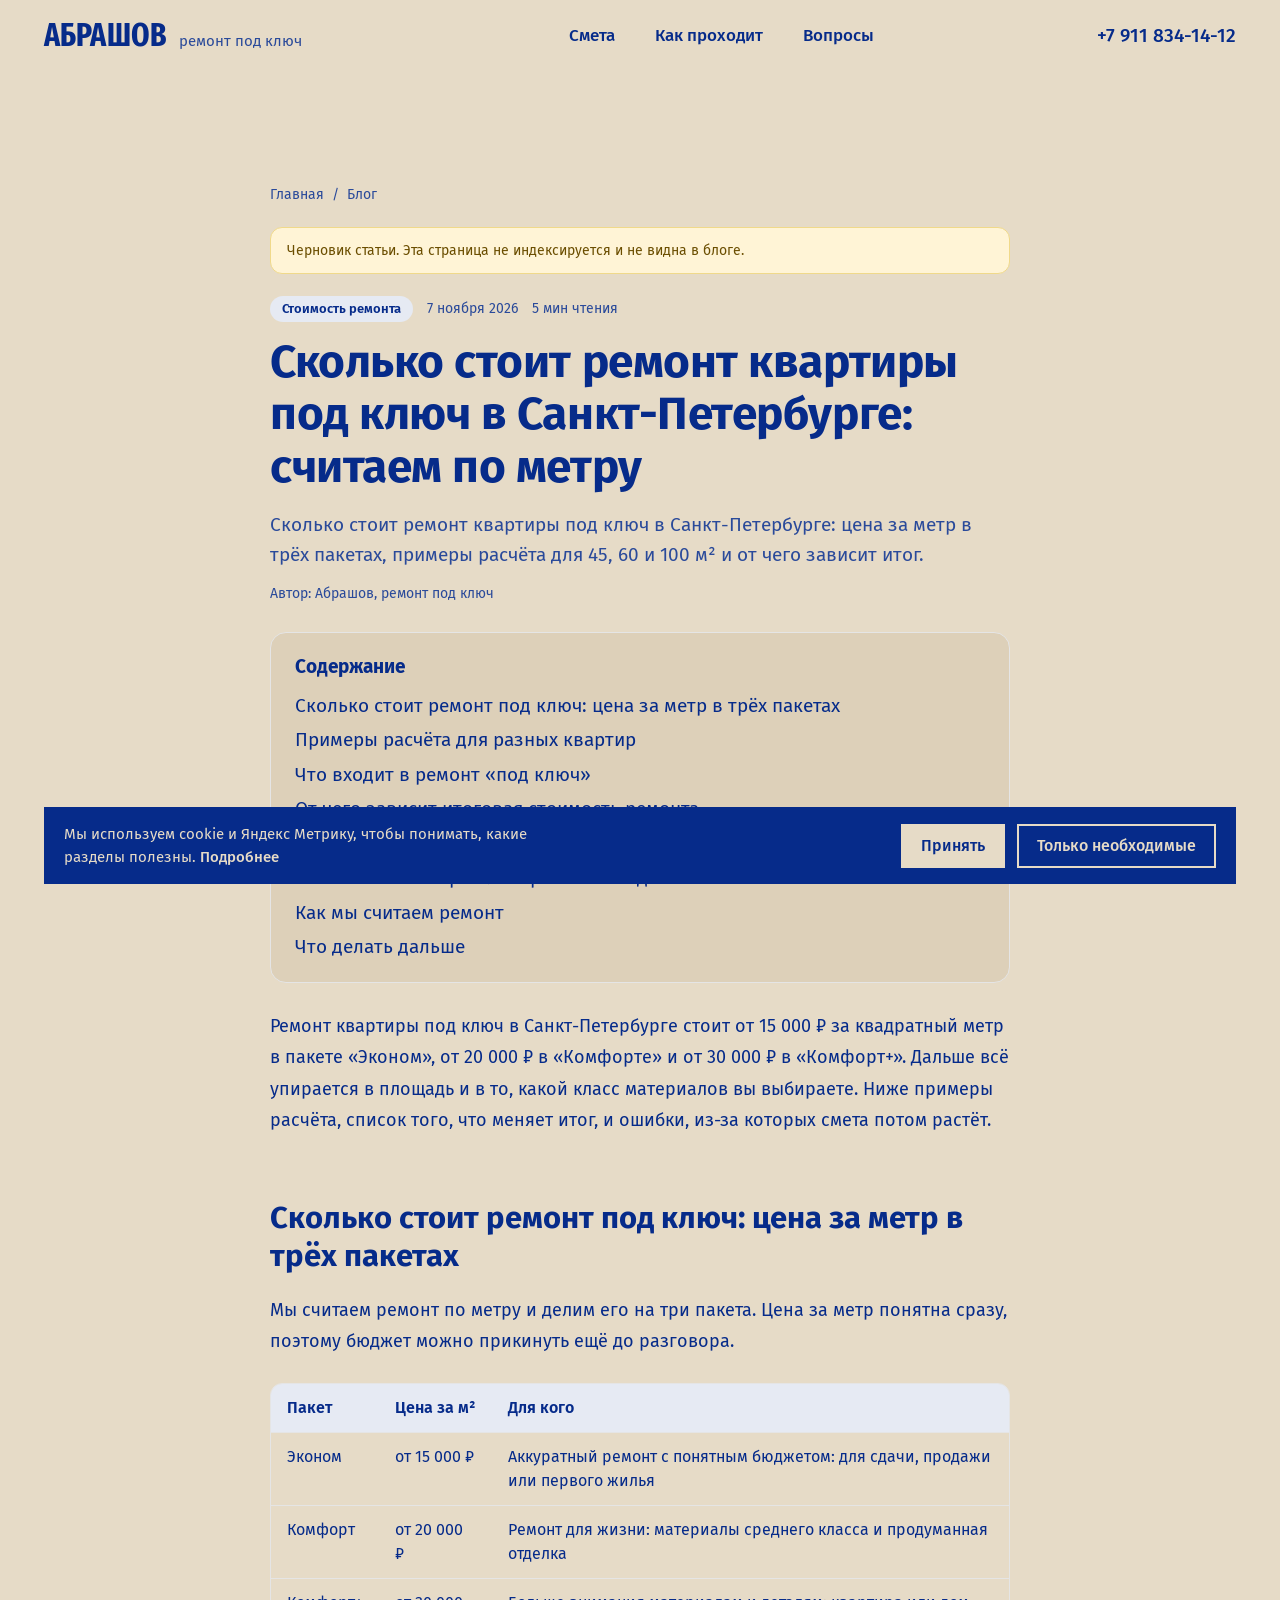
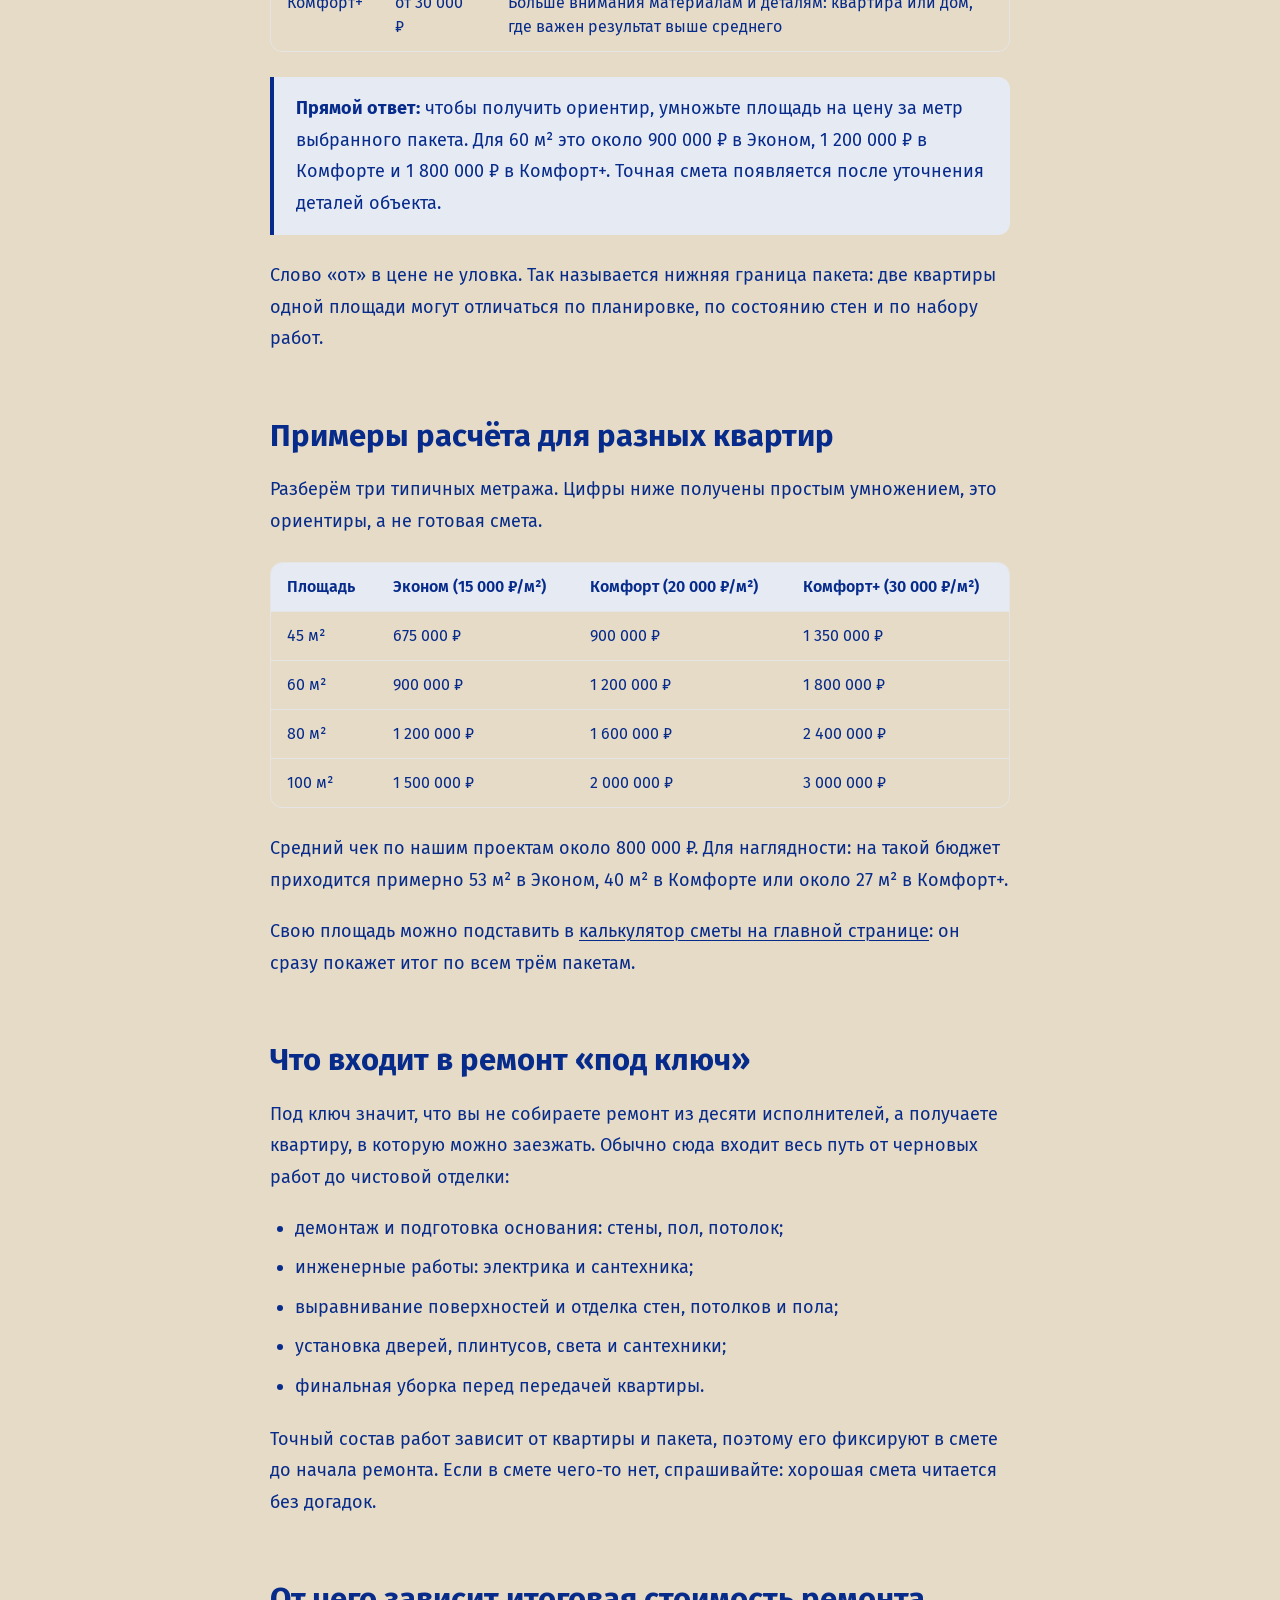
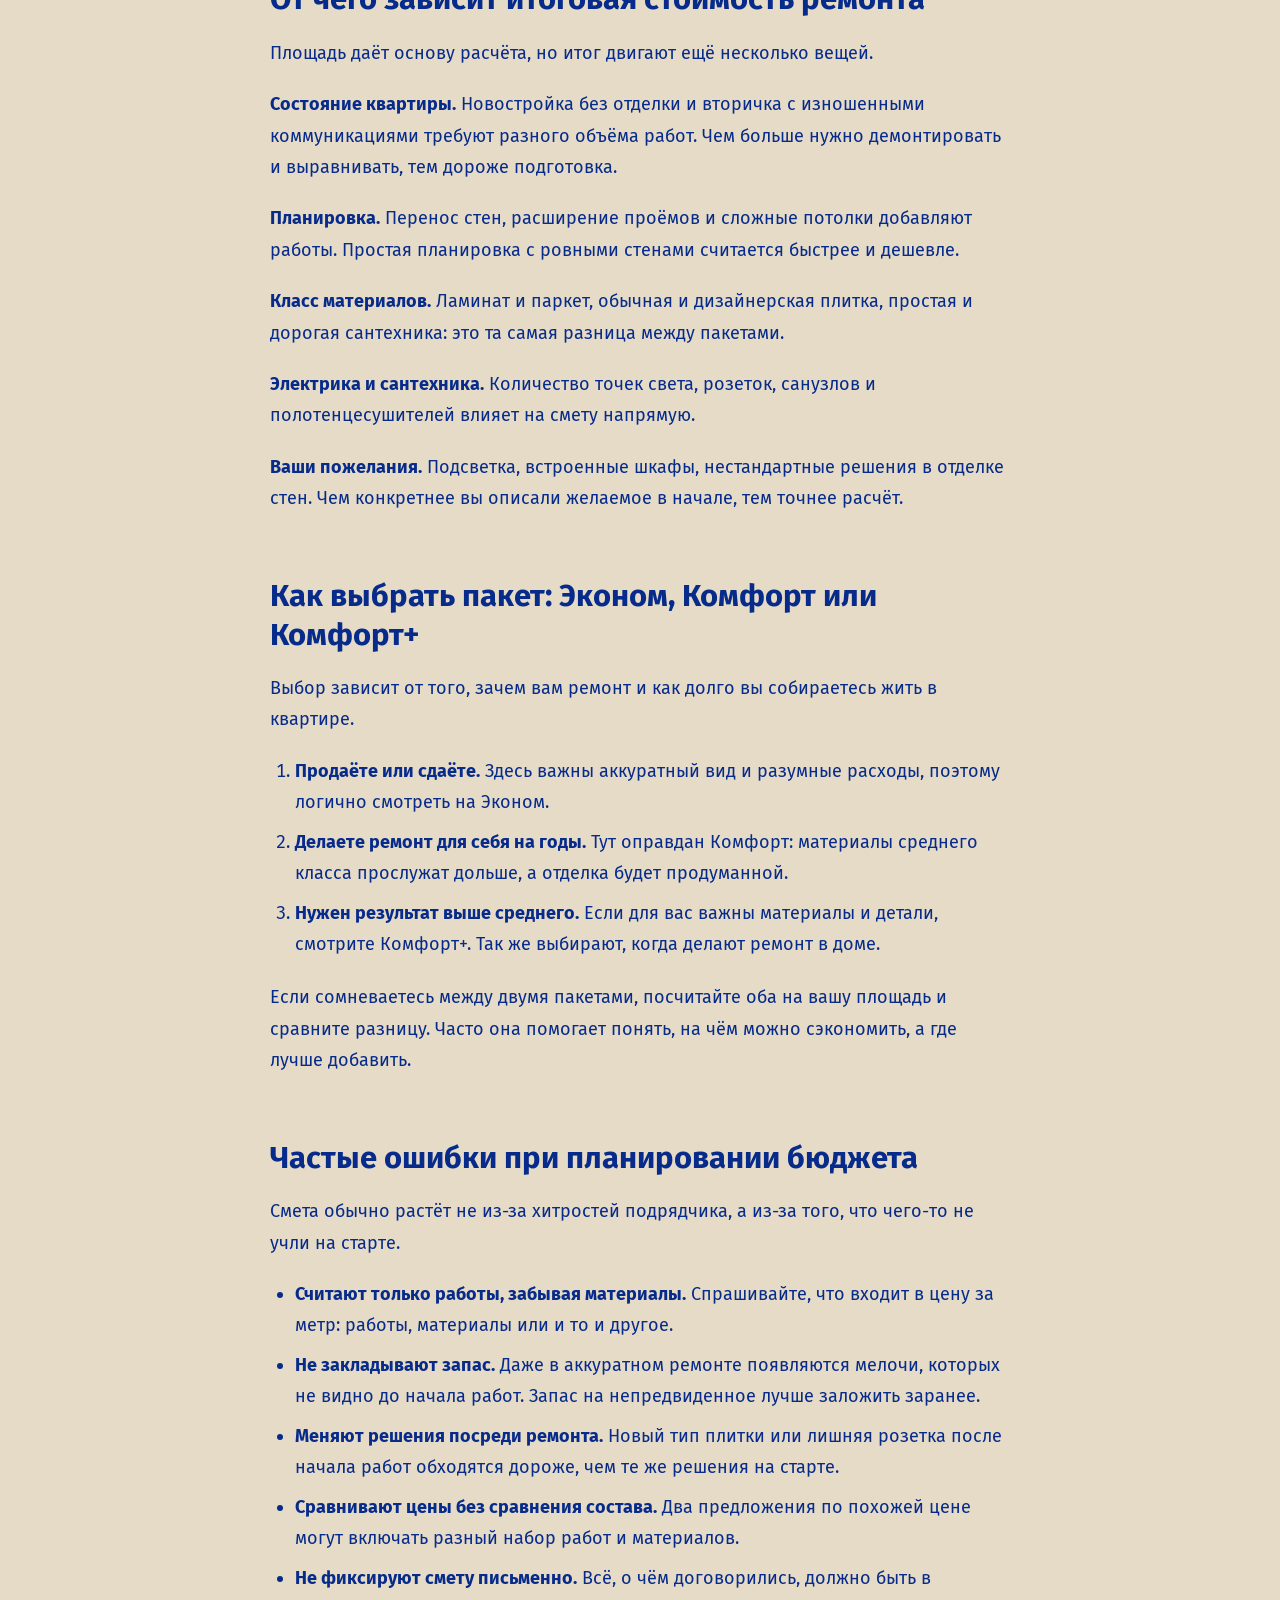
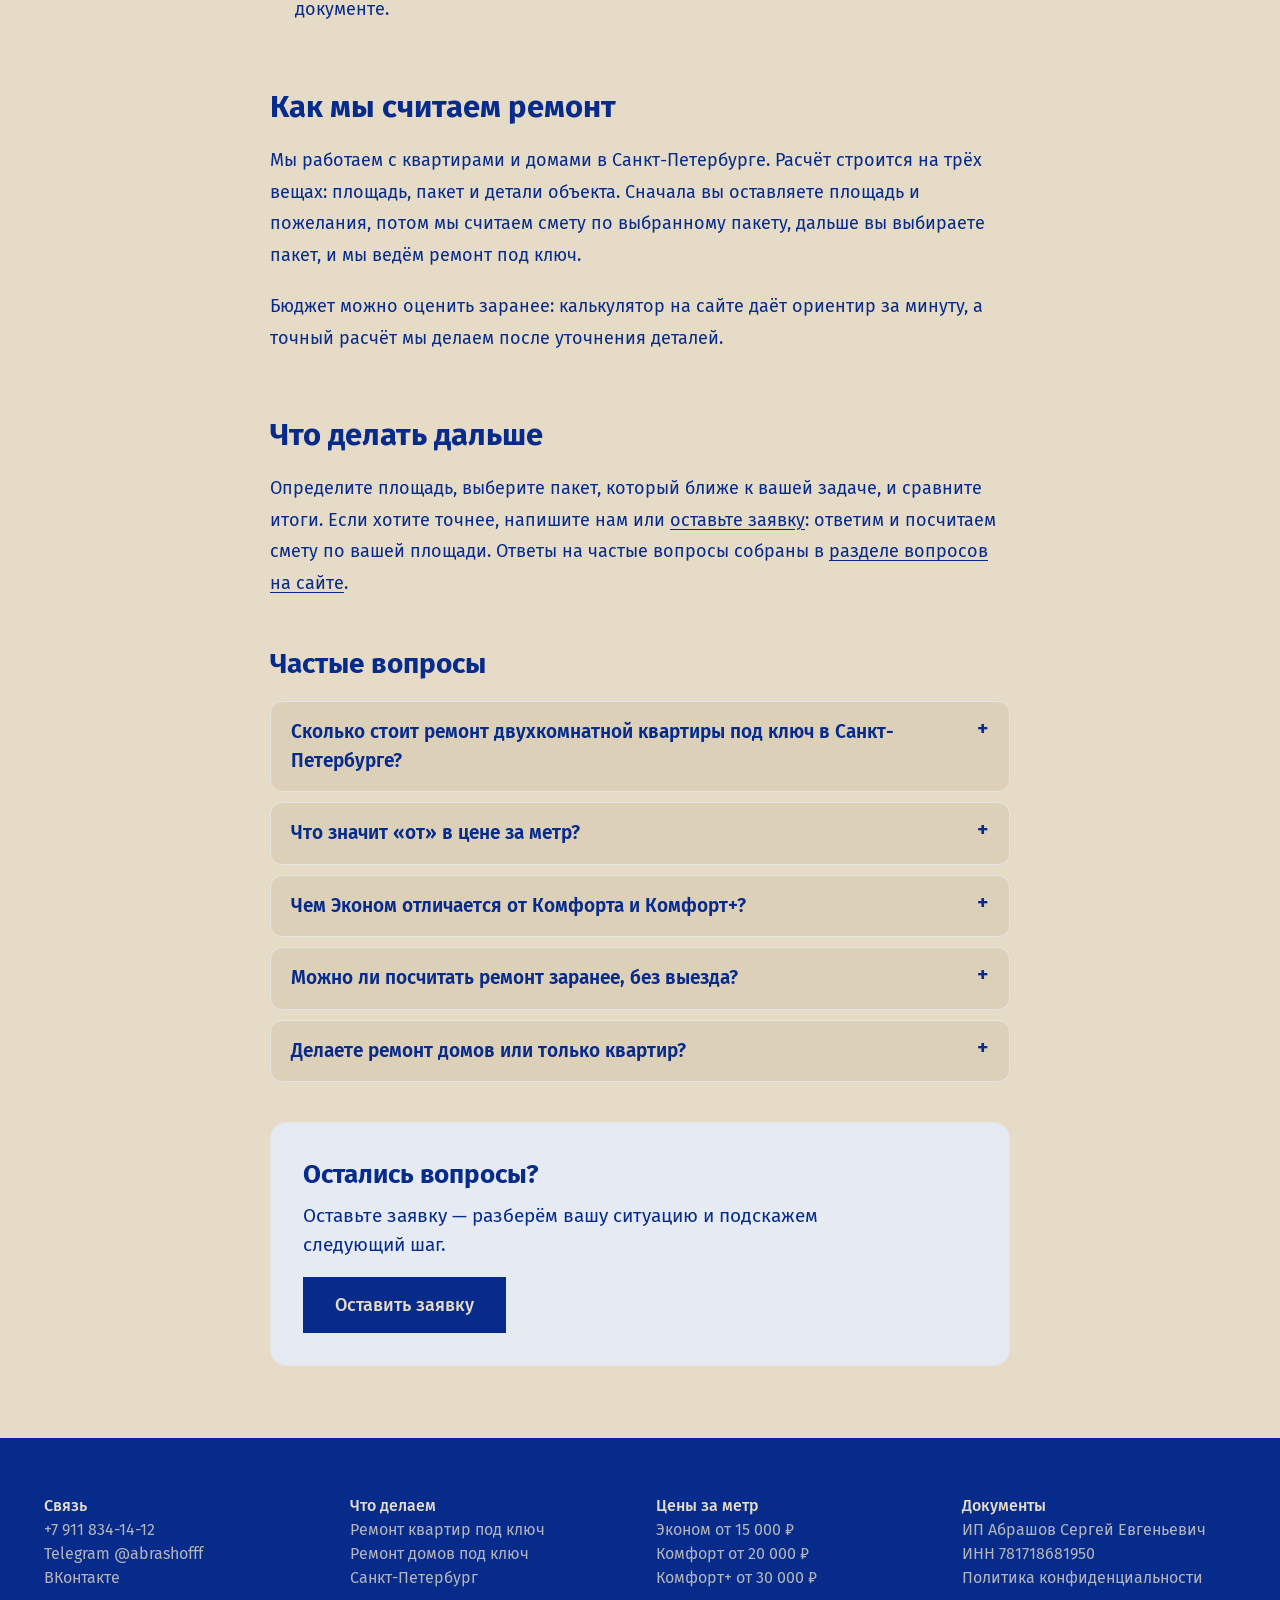
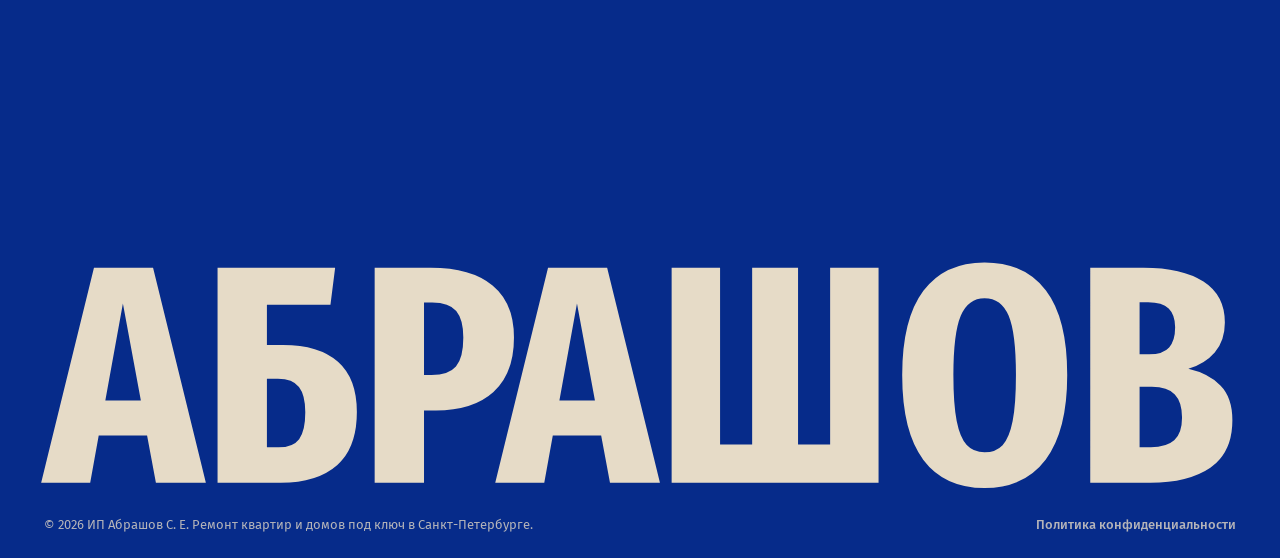
<file: blog/preview/ce5a3c6ec890/skolko-stoit-remont-pod-klyuch-spb/index.html>
<!DOCTYPE html>
<html lang="ru">
<head>
<meta charset="UTF-8">
<meta name="viewport" content="width=device-width, initial-scale=1.0">
<title>Сколько стоит ремонт квартиры под ключ в СПб</title>
<meta name="description" content="Сколько стоит ремонт квартиры под ключ в Санкт-Петербурге: цена за метр в трёх пакетах, примеры расчёта для 45, 60 и 100 м² и от чего зависит итог.">
<link rel="canonical" href="https://abrashov-remont.ru/blog/skolko-stoit-remont-pod-klyuch-spb/">
<meta name="robots" content="noindex, nofollow">
<meta property="og:type" content="article">
<meta property="og:title" content="Сколько стоит ремонт квартиры под ключ в СПб">
<meta property="og:description" content="Сколько стоит ремонт квартиры под ключ в Санкт-Петербурге: цена за метр в трёх пакетах, примеры расчёта для 45, 60 и 100 м² и от чего зависит итог.">
<meta property="og:url" content="https://abrashov-remont.ru/blog/skolko-stoit-remont-pod-klyuch-spb/">
<meta property="og:locale" content="ru_RU">

<link rel="alternate" type="application/rss+xml" title="Абрашов — блог" href="https://abrashov-remont.ru/feed.xml">
<meta name="theme-color" content="#e6dbc7">
<link rel="icon" href="data:image/svg+xml,%3Csvg xmlns='http://www.w3.org/2000/svg' viewBox='0 0 64 64'%3E%3Crect width='64' height='64' fill='%23062b8a'/%3E%3Cpath d='M32 10 14 54h9l3-8h12l3 8h9L32 10Zm0 17 4 11H28l4-11Z' fill='%23e6dbc7'/%3E%3C/svg%3E">
<link rel="preconnect" href="https://fonts.googleapis.com">
<link rel="preconnect" href="https://fonts.gstatic.com" crossorigin>
<link href="https://fonts.googleapis.com/css2?family=Fira+Sans+Extra+Condensed:wght@400;700&family=Fira+Sans:wght@400;500&display=swap" rel="stylesheet">
<link rel="stylesheet" href="/styles.css">
<link rel="stylesheet" href="/blog/blog.css">
<link rel="stylesheet" href="/blog/blog.css">

</head>
<body class="b-page">
<header class="header" id="header">
  <div class="header__inner">
    <a class="logo" href="/#top" aria-label="Абрашов — на главную">
      <span class="logo__name">Абрашов</span>
      <span class="logo__sfx">ремонт под ключ</span>
    </a>
    <nav class="nav" id="nav" aria-label="Разделы">
      <a class="link" href="/#smeta">Смета</a>
      <a class="link" href="/#how">Как проходит</a>
      <a class="link" href="/#faq">Вопросы</a>
    <!-- BLOGNAV:START --><!-- BLOGNAV:END --></nav>
    <a class="link header__tg" href="tel:+79118341412">+7 911 834-14-12</a>
    <button class="burger" id="burger" type="button" aria-expanded="false" aria-controls="menu">Меню</button>
  </div>
  <div class="menu" id="menu">
    <a href="/#smeta">Смета</a>
    <a href="/#how">Как проходит</a>
    <a href="/#faq">Вопросы</a>
    <a href="/#contact">Заявка</a>
    <a href="tel:+79118341412">+7 911 834-14-12</a>
  </div>
</header>
<main class="blog">

<article class="b-article">
  <nav class="b-crumbs" aria-label="Хлебные крошки"><a href="/">Главная</a><span>/</span><a href="/blog/">Блог</a></nav>
  <div class="b-preview">Черновик статьи. Эта страница не индексируется и не видна в блоге.</div>
  <header class="b-head">
    <div class="b-meta"><span class="b-chip">Стоимость ремонта</span><time datetime="2026-11-07">7 ноября 2026</time><span>5 мин чтения</span></div>
    <h1>Сколько стоит ремонт квартиры под ключ в Санкт-Петербурге: считаем по метру</h1>
    <p class="b-lead">Сколько стоит ремонт квартиры под ключ в Санкт-Петербурге: цена за метр в трёх пакетах, примеры расчёта для 45, 60 и 100 м² и от чего зависит итог.</p>
    <p class="b-author">Автор: Абрашов, ремонт под ключ</p>
  </header>
  
  <nav class="b-toc" aria-label="Содержание"><strong>Содержание</strong><ol><li><a href="#skolko-stoit-remont-pod-klyuch-cena-za-metr-v-treh-paketah">Сколько стоит ремонт под ключ: цена за метр в трёх пакетах</a></li><li><a href="#primery-rascheta-dlya-raznyh-kvartir">Примеры расчёта для разных квартир</a></li><li><a href="#chto-vhodit-v-remont-pod-klyuch">Что входит в ремонт «под ключ»</a></li><li><a href="#ot-chego-zavisit-itogovaya-stoimost-remonta">От чего зависит итоговая стоимость ремонта</a></li><li><a href="#kak-vybrat-paket-ekonom-komfort-ili-komfort">Как выбрать пакет: Эконом, Комфорт или Комфорт+</a></li><li><a href="#chastye-oshibki-pri-planirovanii-byudzheta">Частые ошибки при планировании бюджета</a></li><li><a href="#kak-my-schitaem-remont">Как мы считаем ремонт</a></li><li><a href="#chto-delat-dalshe">Что делать дальше</a></li></ol></nav>
  <div class="b-content"><p>Ремонт квартиры под ключ в Санкт-Петербурге стоит от 15 000 ₽ за квадратный метр в пакете «Эконом», от 20 000 ₽ в «Комфорте» и от 30 000 ₽ в «Комфорт+». Дальше всё упирается в площадь и в то, какой класс материалов вы выбираете. Ниже примеры расчёта, список того, что меняет итог, и ошибки, из-за которых смета потом растёт.</p>
<h2 id="skolko-stoit-remont-pod-klyuch-cena-za-metr-v-treh-paketah">Сколько стоит ремонт под ключ: цена за метр в трёх пакетах</h2>
<p>Мы считаем ремонт по метру и делим его на три пакета. Цена за метр понятна сразу, поэтому бюджет можно прикинуть ещё до разговора.</p>
<div class="b-table"><table><thead><tr><th>Пакет</th><th>Цена за м²</th><th>Для кого</th></tr></thead><tbody><tr><td>Эконом</td><td>от 15 000 ₽</td><td>Аккуратный ремонт с понятным бюджетом: для сдачи, продажи или первого жилья</td></tr><tr><td>Комфорт</td><td>от 20 000 ₽</td><td>Ремонт для жизни: материалы среднего класса и продуманная отделка</td></tr><tr><td>Комфорт+</td><td>от 30 000 ₽</td><td>Больше внимания материалам и деталям: квартира или дом, где важен результат выше среднего</td></tr></tbody></table></div>
<blockquote><p><strong>Прямой ответ:</strong> чтобы получить ориентир, умножьте площадь на цену за метр выбранного пакета. Для 60 м² это около 900 000 ₽ в Эконом, 1 200 000 ₽ в Комфорте и 1 800 000 ₽ в Комфорт+. Точная смета появляется после уточнения деталей объекта.</p></blockquote>
<p>Слово «от» в цене не уловка. Так называется нижняя граница пакета: две квартиры одной площади могут отличаться по планировке, по состоянию стен и по набору работ.</p>
<h2 id="primery-rascheta-dlya-raznyh-kvartir">Примеры расчёта для разных квартир</h2>
<p>Разберём три типичных метража. Цифры ниже получены простым умножением, это ориентиры, а не готовая смета.</p>
<div class="b-table"><table><thead><tr><th>Площадь</th><th>Эконом (15 000 ₽/м²)</th><th>Комфорт (20 000 ₽/м²)</th><th>Комфорт+ (30 000 ₽/м²)</th></tr></thead><tbody><tr><td>45 м²</td><td>675 000 ₽</td><td>900 000 ₽</td><td>1 350 000 ₽</td></tr><tr><td>60 м²</td><td>900 000 ₽</td><td>1 200 000 ₽</td><td>1 800 000 ₽</td></tr><tr><td>80 м²</td><td>1 200 000 ₽</td><td>1 600 000 ₽</td><td>2 400 000 ₽</td></tr><tr><td>100 м²</td><td>1 500 000 ₽</td><td>2 000 000 ₽</td><td>3 000 000 ₽</td></tr></tbody></table></div>
<p>Средний чек по нашим проектам около 800 000 ₽. Для наглядности: на такой бюджет приходится примерно 53 м² в Эконом, 40 м² в Комфорте или около 27 м² в Комфорт+.</p>
<p>Свою площадь можно подставить в <a href="/#smeta">калькулятор сметы на главной странице</a>: он сразу покажет итог по всем трём пакетам.</p>
<h2 id="chto-vhodit-v-remont-pod-klyuch">Что входит в ремонт «под ключ»</h2>
<p>Под ключ значит, что вы не собираете ремонт из десяти исполнителей, а получаете квартиру, в которую можно заезжать. Обычно сюда входит весь путь от черновых работ до чистовой отделки:</p>
<ul><li>демонтаж и подготовка основания: стены, пол, потолок;</li><li>инженерные работы: электрика и сантехника;</li><li>выравнивание поверхностей и отделка стен, потолков и пола;</li><li>установка дверей, плинтусов, света и сантехники;</li><li>финальная уборка перед передачей квартиры.</li></ul>
<p>Точный состав работ зависит от квартиры и пакета, поэтому его фиксируют в смете до начала ремонта. Если в смете чего-то нет, спрашивайте: хорошая смета читается без догадок.</p>
<h2 id="ot-chego-zavisit-itogovaya-stoimost-remonta">От чего зависит итоговая стоимость ремонта</h2>
<p>Площадь даёт основу расчёта, но итог двигают ещё несколько вещей.</p>
<p><strong>Состояние квартиры.</strong> Новостройка без отделки и вторичка с изношенными коммуникациями требуют разного объёма работ. Чем больше нужно демонтировать и выравнивать, тем дороже подготовка.</p>
<p><strong>Планировка.</strong> Перенос стен, расширение проёмов и сложные потолки добавляют работы. Простая планировка с ровными стенами считается быстрее и дешевле.</p>
<p><strong>Класс материалов.</strong> Ламинат и паркет, обычная и дизайнерская плитка, простая и дорогая сантехника: это та самая разница между пакетами.</p>
<p><strong>Электрика и сантехника.</strong> Количество точек света, розеток, санузлов и полотенцесушителей влияет на смету напрямую.</p>
<p><strong>Ваши пожелания.</strong> Подсветка, встроенные шкафы, нестандартные решения в отделке стен. Чем конкретнее вы описали желаемое в начале, тем точнее расчёт.</p>
<h2 id="kak-vybrat-paket-ekonom-komfort-ili-komfort">Как выбрать пакет: Эконом, Комфорт или Комфорт+</h2>
<p>Выбор зависит от того, зачем вам ремонт и как долго вы собираетесь жить в квартире.</p>
<ol><li><strong>Продаёте или сдаёте.</strong> Здесь важны аккуратный вид и разумные расходы, поэтому логично смотреть на Эконом.</li><li><strong>Делаете ремонт для себя на годы.</strong> Тут оправдан Комфорт: материалы среднего класса прослужат дольше, а отделка будет продуманной.</li><li><strong>Нужен результат выше среднего.</strong> Если для вас важны материалы и детали, смотрите Комфорт+. Так же выбирают, когда делают ремонт в доме.</li></ol>
<p>Если сомневаетесь между двумя пакетами, посчитайте оба на вашу площадь и сравните разницу. Часто она помогает понять, на чём можно сэкономить, а где лучше добавить.</p>
<h2 id="chastye-oshibki-pri-planirovanii-byudzheta">Частые ошибки при планировании бюджета</h2>
<p>Смета обычно растёт не из-за хитростей подрядчика, а из-за того, что чего-то не учли на старте.</p>
<ul><li><strong>Считают только работы, забывая материалы.</strong> Спрашивайте, что входит в цену за метр: работы, материалы или и то и другое.</li><li><strong>Не закладывают запас.</strong> Даже в аккуратном ремонте появляются мелочи, которых не видно до начала работ. Запас на непредвиденное лучше заложить заранее.</li><li><strong>Меняют решения посреди ремонта.</strong> Новый тип плитки или лишняя розетка после начала работ обходятся дороже, чем те же решения на старте.</li><li><strong>Сравнивают цены без сравнения состава.</strong> Два предложения по похожей цене могут включать разный набор работ и материалов.</li><li><strong>Не фиксируют смету письменно.</strong> Всё, о чём договорились, должно быть в документе.</li></ul>
<h2 id="kak-my-schitaem-remont">Как мы считаем ремонт</h2>
<p>Мы работаем с квартирами и домами в Санкт-Петербурге. Расчёт строится на трёх вещах: площадь, пакет и детали объекта. Сначала вы оставляете площадь и пожелания, потом мы считаем смету по выбранному пакету, дальше вы выбираете пакет, и мы ведём ремонт под ключ.</p>
<p>Бюджет можно оценить заранее: калькулятор на сайте даёт ориентир за минуту, а точный расчёт мы делаем после уточнения деталей.</p>
<h2 id="chto-delat-dalshe">Что делать дальше</h2>
<p>Определите площадь, выберите пакет, который ближе к вашей задаче, и сравните итоги. Если хотите точнее, напишите нам или <a href="/#contact">оставьте заявку</a>: ответим и посчитаем смету по вашей площади. Ответы на частые вопросы собраны в <a href="/#faq">разделе вопросов на сайте</a>.</p></div>
  <section class="b-faq"><h2>Частые вопросы</h2><details><summary>Сколько стоит ремонт двухкомнатной квартиры под ключ в Санкт-Петербурге?</summary><p>Зависит от площади и пакета. Для 60 м² при цене от 15 000 ₽ за метр выходит около 900 000 ₽, при 20 000 ₽ за метр около 1 200 000 ₽, при 30 000 ₽ за метр около 1 800 000 ₽. Точную смету даём после уточнения деталей.</p></details><details><summary>Что значит «от» в цене за метр?</summary><p>Это нижняя граница пакета. Итог меняется от состава работ, планировки, материалов и состояния квартиры. Окончательную сумму называем после того, как уточним детали объекта.</p></details><details><summary>Чем Эконом отличается от Комфорта и Комфорт+?</summary><p>Классом материалов и отделки: чем выше пакет, тем выше класс. Точный состав работ и материалов для каждого пакета уточняем под ваш объект, чтобы вы видели, за что платите.</p></details><details><summary>Можно ли посчитать ремонт заранее, без выезда?</summary><p>Ориентировочно да: введите площадь в калькуляторе на сайте и увидите итог по всем трём пакетам. Точнее получается после уточнения деталей: планировки, состояния квартиры и ваших пожеланий.</p></details><details><summary>Делаете ремонт домов или только квартир?</summary><p>Делаем и квартиры, и дома. Расчёт строим так же: площадь, пакет, детали объекта.</p></details></section>
  
  <aside class="b-cta"><h2>Остались вопросы?</h2><p>Оставьте заявку — разберём вашу ситуацию и подскажем следующий шаг.</p><a class="btn btn--primary b-cta__btn" href="/#contact">Оставить заявку</a></aside>
</article>

</main>
<footer class="footer on-ink">
  <div class="wrap">
    <div class="footer__cols">
      <ul><li>Связь</li><li><a href="tel:+79118341412">+7 911 834-14-12</a></li><li><a href="https://t.me/abrashofff" target="_blank" rel="noopener">Telegram @abrashofff</a></li><li><a href="https://vk.ru/sergo_abrashov" target="_blank" rel="noopener">ВКонтакте</a></li></ul>
      <ul><li>Что делаем</li><li>Ремонт квартир под ключ</li><li>Ремонт домов под ключ</li><li>Санкт-Петербург</li></ul>
      <ul><li>Цены за метр</li><li>Эконом от 15 000 ₽</li><li>Комфорт от 20 000 ₽</li><li>Комфорт+ от 30 000 ₽</li></ul>
      <ul><li>Документы</li><li>ИП Абрашов Сергей Евгеньевич</li><li>ИНН 781718681950</li><li><a href="/privacy.html">Политика конфиденциальности</a></li></ul>
    </div>
  </div>
  <div></div>
  <div class="wrap">
    <div class="footer__mark" aria-hidden="true">
      <svg viewBox="0 0 1000 200" preserveAspectRatio="xMidYMax meet"><text x="0" y="190" font-size="260" textLength="1000" lengthAdjust="spacingAndGlyphs">АБРАШОВ</text></svg>
    </div>
    <div class="footer__legal">
      <span>© <span id="year">2026</span> ИП Абрашов С. Е. Ремонт квартир и домов под ключ в Санкт-Петербурге.</span>
      <a class="link" href="/privacy.html">Политика конфиденциальности</a>
    </div>
  </div>
</footer>
<script src="/script.js" defer></script>

</body>
</html>
</file>
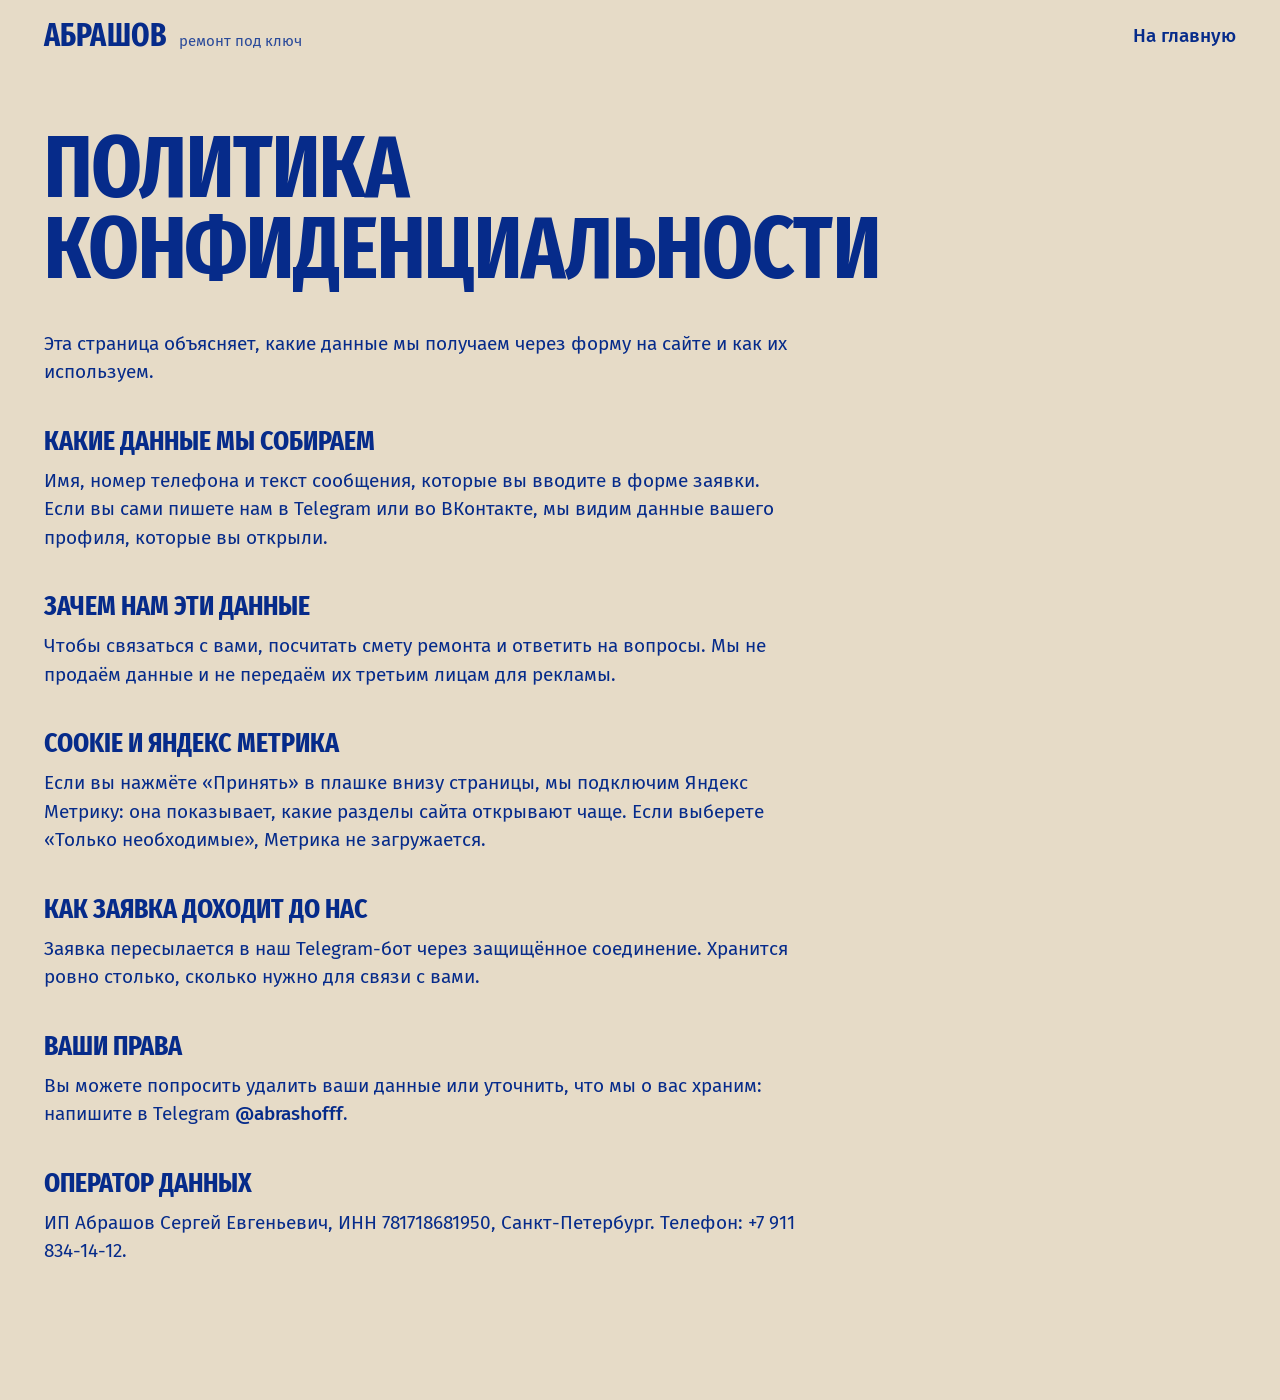
<file: privacy.html>
<!DOCTYPE html>
<html lang="ru">
<head>
<meta charset="UTF-8">
<meta name="viewport" content="width=device-width, initial-scale=1">
<title>Политика конфиденциальности — Абрашов</title>
<meta name="robots" content="noindex">
<link rel="canonical" href="https://abrashov-remont.ru/privacy.html">
<link rel="preconnect" href="https://fonts.googleapis.com">
<link rel="preconnect" href="https://fonts.gstatic.com" crossorigin>
<link href="https://fonts.googleapis.com/css2?family=Fira+Sans+Extra+Condensed:wght@400;700&family=Fira+Sans:wght@400;500&display=swap" rel="stylesheet">
<link rel="stylesheet" href="styles.css">
<style>
  .doc { max-width: 760px; padding-block: 56px 120px; }
  .doc h1 { font-size: clamp(44px, 7vw, 88px); margin-bottom: 40px; }
  .doc h2 { font-family: var(--display); text-transform: uppercase; font-size: 28px; margin: 40px 0 12px; line-height: 1; }
  .doc p { margin-bottom: 14px; }
</style>
</head>
<body>
<header class="header"><div class="header__inner" style="grid-template-columns:1fr auto">
  <a class="logo" href="index.html"><span class="logo__name">Абрашов</span><span class="logo__sfx">ремонт под ключ</span></a>
  <a class="link" href="index.html">На главную</a>
</div></header>
<main class="wrap">
  <div class="doc">
    <h1 class="display">Политика конфиденциальности</h1>
    <p>Эта страница объясняет, какие данные мы получаем через форму на сайте и как их используем.</p>
    <h2>Какие данные мы собираем</h2>
    <p>Имя, номер телефона и текст сообщения, которые вы вводите в форме заявки. Если вы сами пишете нам в Telegram или во ВКонтакте, мы видим данные вашего профиля, которые вы открыли.</p>
    <h2>Зачем нам эти данные</h2>
    <p>Чтобы связаться с вами, посчитать смету ремонта и ответить на вопросы. Мы не продаём данные и не передаём их третьим лицам для рекламы.</p>
    <h2>Cookie и Яндекс Метрика</h2>
    <p>Если вы нажмёте «Принять» в плашке внизу страницы, мы подключим Яндекс Метрику: она показывает, какие разделы сайта открывают чаще. Если выберете «Только необходимые», Метрика не загружается.</p>
    <h2>Как заявка доходит до нас</h2>
    <p>Заявка пересылается в наш Telegram-бот через защищённое соединение. Хранится ровно столько, сколько нужно для связи с вами.</p>
    <h2>Ваши права</h2>
    <p>Вы можете попросить удалить ваши данные или уточнить, что мы о вас храним: напишите в Telegram <a class="link" href="https://t.me/abrashofff">@abrashofff</a>.</p>
    <h2>Оператор данных</h2>
    <p>ИП Абрашов Сергей Евгеньевич, ИНН 781718681950, Санкт-Петербург. Телефон: +7 911 834-14-12.</p>
  </div>
</main>
</body>
</html>
</file>
<file: styles.css>
/* Абрашов — ремонт под ключ. Направление: Type and nothing else. Кобальт на песке. */
:root {
  --bg: #e6dbc7;
  --surface: #ddd0b9;
  --ink: #062b8a;
  --muted: #2a4a9a;
  --accent: #062b8a;
  --accent-ink: #e6dbc7;

  --display: 'Fira Sans Extra Condensed', 'Arial Narrow', Impact, sans-serif;
  --text: 'Fira Sans', 'Segoe UI', Arial, sans-serif;

  --m: clamp(20px, 3.4vw, 48px);
  --axis: 42%;
  --gap-s: clamp(64px, 7vw, 104px);

  --step-small: clamp(0.8125rem, 0.79rem + 0.1vw, 0.875rem);
  --step-body: clamp(1.0625rem, 1rem + 0.25vw, 1.1875rem);
  --step-lead: clamp(1.25rem, 1.1rem + 0.7vw, 1.625rem);
  --step-head: clamp(2.5rem, 1.2rem + 5vw, 5.5rem);

  --ease: cubic-bezier(.16, 1, .3, 1);
  --header-h: 72px;
}

*, *::before, *::after { box-sizing: border-box; }
html { -webkit-text-size-adjust: 100%; scroll-padding-top: 72px; }
body {
  margin: 0;
  background: var(--bg);
  color: var(--ink);
  font-family: var(--text);
  font-size: var(--step-body);
  line-height: 1.5;
  font-weight: 400;
  -webkit-font-smoothing: antialiased;
  text-rendering: optimizeLegibility;
}
img, svg { display: block; max-width: 100%; }
h1, h2, h3, p, ol, ul, dl, dd, figure { margin: 0; padding: 0; }
ul, ol { list-style: none; }
a { color: inherit; text-decoration-thickness: 2px; text-underline-offset: 0.22em; }
button, input, textarea { font: inherit; color: inherit; }
::selection { background: var(--ink); color: var(--bg); }

:focus-visible { outline: 3px solid var(--ink); outline-offset: 3px; }
.on-ink :focus-visible, .is-on :focus-visible { outline-color: var(--bg); }

.skip {
  position: absolute; left: var(--m); top: -80px; z-index: 100;
  background: var(--ink); color: var(--bg); padding: 12px 16px;
}
.skip:focus { top: 12px; }

.display {
  font-family: var(--display);
  font-weight: 700;
  text-transform: uppercase;
  letter-spacing: -0.01em;
  line-height: 0.92;
}

/* ---------- кнопки ---------- */
.btn {
  display: inline-flex; align-items: center; justify-content: center;
  min-height: 56px; padding: 0 32px;
  background: var(--accent); color: var(--accent-ink);
  border: 0; border-radius: 0;
  font-size: 18px; font-weight: 500; line-height: 1;
  text-decoration: none; cursor: pointer; white-space: nowrap;
  transition: transform .25s var(--ease), background-color .25s var(--ease), color .25s var(--ease);
}
.btn:hover { transform: translateY(-3px); }
.btn:active { transform: translateY(0) scale(.98); }
.btn--inv { background: var(--bg); color: var(--ink); }
.btn[disabled] { opacity: .6; cursor: default; transform: none; }

.link {
  font-weight: 500; text-decoration: underline;
  text-decoration-color: transparent;
  transition: text-decoration-color .3s var(--ease);
}
.link:hover, .link:focus-visible { text-decoration-color: currentColor; }

/* ---------- шапка ---------- */
.header {
  position: sticky; top: 0; z-index: 50;
  background: var(--bg);
}
.header__inner {
  display: grid; grid-template-columns: var(--axis) 1fr auto;
  align-items: center; gap: 24px; min-width: 0;
  height: var(--header-h); padding: 0 var(--m);
  max-width: 1920px; margin: 0 auto;
}
.logo {
  display: inline-flex; align-items: baseline; gap: 12px; flex-shrink: 0;
  text-decoration: none; white-space: nowrap;
}
.logo__name { font-family: var(--display); font-weight: 700; font-size: 32px; letter-spacing: 0.01em; line-height: 1; text-transform: uppercase; }
.logo__sfx { font-size: 15px; color: var(--muted); }
.nav { display: flex; gap: 40px; }
.nav a { white-space: nowrap; font-size: 17px; }
.header__tg { justify-self: end; }
.burger {
  display: none; justify-self: end;
  background: none; border: 0; padding: 12px 0; cursor: pointer;
  font-size: 17px; font-weight: 500;
}
.menu {
  display: none; padding: 8px var(--m) 28px; background: var(--bg);
}
.menu a { display: block; padding: 10px 0; font-family: var(--display); font-weight: 700; font-size: 36px; text-transform: uppercase; text-decoration: none; }
.menu.is-open { display: block; }

/* ---------- общая сетка ---------- */
.wrap { max-width: 1920px; margin: 0 auto; padding: 0 var(--m); }
.section { padding-block: var(--gap-s); }
.grid { display: grid; grid-template-columns: repeat(12, minmax(0, 1fr)); column-gap: clamp(16px, 2vw, 32px); }

/* ---------- hero ---------- */
.hero {
  min-height: calc(82svh - var(--header-h));
  display: flex; flex-direction: column; justify-content: flex-end;
  padding-bottom: 72px;
}
.hero .wrap { width: 100%; }
.hero__row { display: grid; grid-template-columns: var(--axis) 1fr; align-items: end; column-gap: 24px; }
.hero__side { padding-right: 24px; display: flex; flex-direction: column; align-items: flex-start; gap: 32px; }
.hero__lead { font-size: 20px; line-height: 1.45; max-width: 32ch; color: var(--ink); }
.hero__title { font-size: clamp(48px, 6.7vw, 130px); line-height: 0.92; }
.hero__title .line { display: block; overflow: hidden; padding-top: .06em; margin-top: -.06em; white-space: nowrap; }
.hero__title .line > span { display: block; }
.hero__title .line:last-child { margin-bottom: -0.04em; }

/* ---------- смета ---------- */
.calc__head { align-items: end; row-gap: 40px; }
.calc__title { grid-column: 1 / span 5; font-size: clamp(48px, 6.4vw, 112px); }
.calc__control { grid-column: 7 / -1; }
.calc__label { font-size: 18px; margin-bottom: 8px; display: block; }
.area { display: flex; align-items: baseline; gap: 16px; }
.area input[type="number"] {
  width: 3.1ch; background: transparent; border: 0; padding: 0; margin: 0;
  font-family: var(--display); font-weight: 700; font-size: clamp(96px, 11vw, 188px);
  line-height: .95; letter-spacing: -0.01em; color: var(--ink); border-radius: 0;
  -moz-appearance: textfield; appearance: textfield;
}
.area input[type="number"]::-webkit-outer-spin-button,
.area input[type="number"]::-webkit-inner-spin-button { -webkit-appearance: none; margin: 0; }
.area__unit { font-family: var(--display); font-weight: 700; font-size: clamp(36px, 4vw, 64px); text-transform: uppercase; line-height: 1; }
.range {
  -webkit-appearance: none; appearance: none; display: block; width: 100%; height: 44px;
  background: transparent; margin: 16px 0 0; cursor: pointer;
}
.range::-webkit-slider-runnable-track { height: 14px; background: var(--surface); }
.range::-moz-range-track { height: 14px; background: var(--surface); }
.range::-webkit-slider-thumb { -webkit-appearance: none; width: 28px; height: 44px; background: var(--ink); border: 0; border-radius: 0; margin-top: -15px; }
.range::-moz-range-thumb { width: 28px; height: 44px; background: var(--ink); border: 0; border-radius: 0; }
.range:active::-webkit-slider-thumb { transform: scaleY(.92); }
.calc__note { margin-top: 16px; color: var(--muted); font-size: 16px; }

.plans {
  margin-top: clamp(48px, 5vw, 72px);
  display: grid;
  grid-template-columns: minmax(0, 4fr) repeat(3, minmax(0, 2.667fr));
  grid-template-rows: auto auto auto auto;
}
.plans > * { grid-row: 1 / span 4; display: grid; grid-template-rows: subgrid; min-width: 0; }
.plans .cell { padding: 24px; font-size: 22px; line-height: 1.3; display: flex; flex-direction: column; justify-content: flex-start; }
.plans > * > :nth-child(2),
.plans > * > :nth-child(4) { background: var(--surface); }
.plans__labels .cell { color: var(--muted); }
.plans__labels .cell:first-child { color: var(--ink); }
.plan__name { font-family: var(--display); font-weight: 700; text-transform: uppercase; font-size: clamp(28px, 3.1vw, 56px); line-height: 1; letter-spacing: -0.01em; }
.plan__price { font-family: var(--display); font-weight: 400; font-size: clamp(28px, 3.1vw, 56px); line-height: 1.05; margin-top: 4px; white-space: nowrap; }
.plan__price small { font-family: var(--text); font-size: 16px; margin-left: 6px; }
.plan__total { font-family: var(--display); font-weight: 700; font-size: clamp(32px, 3.4vw, 60px); line-height: 1; white-space: nowrap; font-variant-numeric: tabular-nums lining-nums; }
.plan__total small { display: block; font-family: var(--text); font-weight: 400; font-size: 16px; margin-top: 8px; color: var(--muted); white-space: normal; }
.plan__fit { font-size: 18px; line-height: 1.45; }
.plans .cell--cta { justify-content: flex-end; }
.plans .cell--cta .btn { width: 100%; padding: 0 16px; }
.plan { transition: background-color .3s var(--ease), color .3s var(--ease); cursor: pointer; }
.plan.is-on > * { background: var(--accent); color: var(--accent-ink); }
.plan.is-on .plan__total small { color: var(--accent-ink); opacity: .85; }
.plan.is-on .btn { background: var(--bg); color: var(--ink); }
.plan:not(.is-on):hover > :first-child { background: var(--surface); }

/* ---------- бюджет (бухгалтерская колонка) ---------- */
.ledger { row-gap: 56px; align-items: center; }
.ledger__head { grid-column: 1 / span 5; }
.ledger__title { font-size: clamp(48px, 6vw, 104px); }
.ledger__title span { display: block; }
.ledger__title span:first-child { color: var(--muted); }
.ledger__lead { margin-top: 32px; max-width: 36ch; font-size: 20px; }
.ledger__rows { grid-column: 7 / -1; display: grid; row-gap: 28px; }
.fig { display: grid; grid-template-columns: 1.15em 0.9em minmax(0, 1fr); align-items: baseline; font-size: clamp(72px, 9vw, 160px); line-height: 1; }
.fig__w, .fig__d {
  font-family: var(--display); font-weight: 700; text-transform: uppercase;
  font-size: 1em; line-height: 1; font-variant-numeric: tabular-nums lining-nums;
}
.fig__w { text-align: right; }
.fig__d { text-align: left; }
.fig__cap { padding-left: 20px; font-size: 24px; line-height: 1.2; max-width: 16ch; }
.fig__cap { margin: 0; }

/* ---------- как проходит (ступени) ---------- */
.how__title { font-size: clamp(30px, 2.6vw, 44px); margin-bottom: clamp(48px, 6vw, 88px); }
.steps { row-gap: 56px; }
.step { min-width: 0; }
.step:nth-child(1) { grid-column: 1 / -1; }
.step:nth-child(2) { grid-column: 3 / -1; }
.step:nth-child(3) { grid-column: 5 / -1; }
.step:nth-child(4) { grid-column: 7 / -1; }
.step .step__line { font-family: var(--display); font-weight: 700; text-transform: uppercase; font-size: clamp(36px, 5.2vw, 96px); line-height: 1; letter-spacing: -0.01em; white-space: nowrap; }
.step .step__line + p { margin-top: 12px; max-width: 34ch; font-size: 18px; }

/* ---------- вопросы ---------- */
.faq__grid { row-gap: 40px; }
.faq__title { grid-column: 1 / span 3; font-size: clamp(30px, 2.6vw, 44px); }
.faq__text { grid-column: 5 / -1; columns: 2; column-gap: 56px; font-size: 17px; line-height: 1.55; }
.faq__text p { break-inside: avoid; margin-bottom: 20px; }
.faq__text b { font-weight: 500; }

/* ---------- вопрос на два края ---------- */
.cta { background: var(--ink); color: var(--bg); min-height: 100svh; display: grid; grid-template-rows: auto 1fr auto; padding: 32px var(--m) 24px; text-align: center; justify-items: center; }
.cta__q { display: contents; }
.cta__a, .cta__b { font-family: var(--display); font-weight: 700; text-transform: uppercase; letter-spacing: -0.01em; font-size: clamp(64px, 12vw, 220px); line-height: .9; white-space: nowrap; }
.cta__a { grid-row: 1; }
.cta__b { grid-row: 3; align-self: end; }
.cta__mid { grid-row: 2; display: flex; flex-direction: column; align-items: center; justify-content: center; gap: 20px; padding: 40px 0; }
.cta__row { display: flex; align-items: center; justify-content: center; gap: 72px; }
.cta__or { font-size: 18px; opacity: .85; }
.cta__row .btn { min-width: 220px; }
.cta__after { font-size: 16px; opacity: .85; max-width: 44ch; }

/* ---------- заявка ---------- */
.contact__grid { row-gap: 48px; }
.contact__head { grid-column: 1 / span 5; }
.contact__title { font-size: clamp(48px, 6vw, 104px); }
.contact__list { margin-top: 40px; display: grid; gap: 16px; font-size: 20px; }
.contact__list span { color: var(--muted); display: block; font-size: 16px; }
.form { grid-column: 7 / -1; display: grid; gap: 20px; align-content: start; }
.field { display: grid; gap: 8px; }
.field label { font-size: 16px; color: var(--muted); }
.field input, .field textarea {
  width: 100%; min-height: 60px; padding: 16px 20px;
  background: var(--surface); border: 0; border-radius: 0; font-size: 19px;
  transition: background-color .25s var(--ease);
}
.field textarea { min-height: 132px; resize: vertical; }
.field input:focus, .field textarea:focus { background: var(--bg); outline: 3px solid var(--ink); outline-offset: 0; }
.form__note { font-size: 14px; color: var(--muted); }
.form .btn { width: 100%; min-height: 64px; }
.sr { position: absolute; width: 1px; height: 1px; /* taste-skill-ignore */ overflow: hidden; clip: rect(0 0 0 0); white-space: nowrap; }
.hp { position: absolute; left: -9999px; width: 1px; height: 1px; /* taste-skill-ignore */ overflow: hidden; }

/* ---------- подвал ---------- */
.footer { background: var(--ink); color: var(--bg); min-height: 80svh; display: grid; grid-template-rows: auto 1fr auto; padding: 56px 0 24px; }
.footer__cols { display: grid; grid-template-columns: repeat(4, minmax(0, 1fr)); gap: 32px; font-size: 16px; line-height: 1.5; }
.footer__cols ul li:first-child { font-weight: 500; }
.footer__cols ul li + li { opacity: .78; }
.footer__cols a { text-decoration: none; }
.footer__cols a:hover { text-decoration: underline; }
.footer__mark { align-self: end; padding-top: 80px; }
.footer__mark svg { width: 100%; height: auto; overflow: visible; }
.footer__mark text { fill: var(--bg); font-family: var(--display); font-weight: 700; }
.footer__legal { margin-top: 20px; font-size: 13px; opacity: .78; display: flex; gap: 24px; flex-wrap: wrap; justify-content: space-between; }

/* ---------- плавающая кнопка ---------- */

/* ---------- движение ---------- */
.js .rise { opacity: 0; transform: translateY(24px); transition: opacity .8s var(--ease), transform .8s var(--ease); transition-delay: calc(var(--i, 0) * 80ms); }
.js .rise.is-in { opacity: 1; transform: none; }
@keyframes line-up { from { transform: translateY(110%); } to { transform: none; } }
@keyframes side-up { from { opacity: 0; transform: translateY(16px); } to { opacity: 1; transform: none; } }
.hero__title .line > span { animation: line-up .9s var(--ease) both; }
.hero__title .line:nth-child(2) > span { animation-delay: .11s; }
.hero__side { animation: side-up .7s var(--ease) .55s both; }

@keyframes fade-in { from { opacity: 0; } to { opacity: 1; } }
@media (prefers-reduced-motion: reduce) {
  .js .rise { transform: none; transition: opacity .5s ease; }
  .hero__title .line > span { animation: fade-in .6s ease both; }
  .hero__side { animation: fade-in .6s ease .3s both; }
  .btn, .link, .plan { transition: none; }
  html { scroll-behavior: auto; }
}

/* ---------- breakpoints ---------- */
@media (max-width: 1180px) {
  .nav { gap: 28px; }
  .nav a { font-size: 16px; }
}
@media (max-width: 1100px) {
  .nav, .header__tg { display: none; }
  .burger { display: block; }
  .header__inner { grid-template-columns: 1fr auto; }
}
@media (max-width: 900px) {
  :root { --axis: 0px; }
    .hero { padding-bottom: 28px; min-height: calc(100svh - var(--header-h)); }
  .hero__row { grid-template-columns: 1fr; row-gap: 32px; }
  .hero__title { order: 1; font-size: 10vw; }
  .hero__side { order: 2; padding-right: 0; gap: 24px; }
  .hero__lead { font-size: 17px; }
  .calc__title, .calc__control, .ledger__head, .ledger__rows, .contact__head, .form, .faq__title, .faq__text { grid-column: 1 / -1; }
  .faq__text { columns: 1; }
  .plans { display: block; margin-top: 48px; }
  .plans > .plans__labels { display: none; }
  .plans > * { display: block; margin-bottom: 16px; }
  .plan { background: var(--bg); }
  .plans .cell { padding: 18px 20px; font-size: 17px; }
  .plans .cell[data-label]::before { content: attr(data-label); display: block; color: var(--muted); font-size: 14px; margin-bottom: 4px; }
  .plan.is-on .cell[data-label]::before { color: var(--accent-ink); opacity: .8; }
  .plan__name, .plan__price { font-size: 9vw; }
  .plan__total { font-size: 9vw; }
  .step:nth-child(n) { grid-column: 1 / -1; }
  .step:nth-child(2) { padding-left: 6vw; }
  .step:nth-child(3) { padding-left: 12vw; }
  .step:nth-child(4) { padding-left: 18vw; }
  .step .step__line { font-size: 8.4vw; white-space: normal; }
  .fig { font-size: 22vw; }
  .ledger__rows { row-gap: 28px; }
  .cta__a, .cta__b { font-size: 13vw; }
  .cta__row { flex-direction: column; gap: 12px; }
  .cta__row .btn { width: 72vw; max-width: 100%; }
  .footer__cols { grid-template-columns: repeat(2, minmax(0, 1fr)); row-gap: 32px; }
  .footer__mark { padding-top: 20svh; }
}
@media (max-width: 560px) {
  .header__inner { gap: 12px; }
  .logo__name { font-size: 28px; }
  .hero__title { font-size: 9.9vw; }
  .area input[type="number"] { font-size: 28vw; }
    body { padding-bottom: 76px; }
}
@media (max-width: 560px) {
  .fig__cap { grid-column: 1 / -1; padding: 4px 0 0; font-size: 15px; }
}
@media (max-width: 380px) {
  .logo__sfx { display: none; }
}

/* ---------- фото ---------- */
.band { padding: 0; }
.band__fig { position: relative; }
.band__fig img { width: 100%; height: auto; }
figcaption { font-size: 15px; padding: 12px var(--m) 0; color: var(--ink); }
.trio__grid { --h: clamp(300px, 36vw, 600px); display: grid; grid-template-columns: repeat(12, minmax(0, 1fr)); column-gap: clamp(16px, 2vw, 32px); align-items: end; }
.trio__a { grid-column: 1 / span 6; }
.trio__b { grid-column: 7 / span 2; }
.trio__c { grid-column: 9 / span 4; }
.trio figure { margin: 0; }
.trio img { width: 100%; height: var(--h); object-fit: cover; }
.trio__a img { object-position: 40% 50%; }
.trio__b img { object-position: 30% 50%; }
.trio__c img { object-position: 30% 60%; }
.trio figcaption { padding-inline: 0; }
.credits { font-size: 13px; max-width: 100ch; }
.credits a { text-decoration: underline; }
@media (max-width: 900px) {
  .trio__a, .trio__b, .trio__c { grid-column: 1 / -1; margin-bottom: 24px; }
  .trio img { height: 72vw; }
}

.calc__note, .ledger__lead, .faq__text p { max-width: 62ch; }

.footer .wrap { width: 100%; }

/* ---------- cookie ---------- */
.cookie { position: fixed; left: var(--m); right: var(--m); bottom: 16px; z-index: 60; display: flex; align-items: center; justify-content: space-between; gap: 20px; flex-wrap: wrap; padding: 16px 20px; background: var(--ink); color: var(--bg); font-size: 15px; }
.cookie p { max-width: 60ch; }
.cookie__btns { display: flex; gap: 12px; flex-wrap: wrap; }
.cookie .btn { min-height: 44px; padding: 0 20px; font-size: 16px; background: var(--bg); color: var(--ink); }
.cookie .btn[data-c="min"] { background: transparent; color: var(--bg); outline: 2px solid var(--bg); outline-offset: -2px; }
</file>
<file: blog/blog.css>
/* Стили блога. Цвета берутся из палитры сайта: install.mjs прописывает --b-* в blog.config.json (theme). */
:root { --b-bg: #fff; --b-surface: #fff; --b-ink: #18181b; --b-text: #2b2b30; --b-soft: #6b6b73; --b-line: #e5e5e5; --b-accent: #2563eb; --b-accent-soft: #eef3ff; --b-radius: 16px; }
.blog { padding: 112px 0 72px; background: var(--b-bg); color: var(--b-text); }
.blog > section, .blog > article { width: 100%; max-width: 1160px; margin: 0 auto; padding: 0 20px; }
.b-crumbs { display: flex; gap: 8px; flex-wrap: wrap; font-size: 14px; color: var(--b-soft); margin-bottom: 22px; }
.b-crumbs a { color: var(--b-soft); text-decoration: none; }
.b-crumbs a:hover { color: var(--b-accent); }
.b-meta { display: flex; flex-wrap: wrap; align-items: center; gap: 6px 14px; font-size: 14px; color: var(--b-soft); }
.b-chip { display: inline-block; padding: 3px 12px; border-radius: 999px; background: var(--b-accent-soft); color: var(--b-accent); font-weight: 600; font-size: 13px; }
.b-head h1 { font-family: var(--ff-head, inherit); color: var(--b-ink); font-size: clamp(28px, 4.4vw, 46px); line-height: 1.15; margin: 14px 0 16px; letter-spacing: -0.01em; }
.b-lead { font-size: 19px; line-height: 1.55; color: var(--b-soft); max-width: 720px; }
.b-author { margin-top: 14px; font-size: 14px; color: var(--b-soft); }

/* Статья */
.b-article { max-width: 780px !important; }
.b-cover { margin: 28px 0 8px; border-radius: var(--b-radius); overflow: hidden; }
.b-cover img { display: block; width: 100%; height: auto; }
.b-toc { margin: 28px 0; padding: 20px 24px; border: 1px solid var(--b-line); border-radius: var(--b-radius); background: var(--b-surface); }
.b-toc ol { list-style: none; margin: 10px 0 0; padding: 0; }
.b-toc li + li { margin-top: 6px; }
.b-toc a { color: var(--b-text); text-decoration: none; }
.b-toc a:hover { color: var(--b-accent); }
.b-content { font-size: 18px; line-height: 1.75; margin-top: 28px; }
.b-content h2 { font-family: var(--ff-head, inherit); color: var(--b-ink); font-size: clamp(24px, 3vw, 31px); line-height: 1.25; margin: 2em 0 .6em; scroll-margin-top: 100px; }
.b-content h3 { font-family: var(--ff-head, inherit); color: var(--b-ink); font-size: 22px; margin: 1.6em 0 .5em; scroll-margin-top: 100px; }
.b-content p { margin: 0 0 1.1em; }
.b-content ul, .b-content ol { margin: 0 0 1.2em; padding-left: 1.4em; }
.b-content ul { list-style: disc; }
.b-content ol { list-style: decimal; }
.b-content li + li { margin-top: 8px; }
.b-content li::marker { color: var(--b-accent); }
.b-content a { color: var(--b-accent); text-decoration: underline; text-underline-offset: 3px; }
.b-content img { max-width: 100%; height: auto; border-radius: 12px; margin: 8px 0; }
.b-content hr { border: 0; border-top: 1px solid var(--b-line); margin: 2em 0; }
.b-content blockquote { margin: 1.4em 0; padding: 16px 22px; border-left: 4px solid var(--b-accent); background: var(--b-accent-soft); border-radius: 0 12px 12px 0; }
.b-content blockquote p:last-child { margin-bottom: 0; }
.b-content code { background: var(--b-accent-soft); padding: 2px 6px; border-radius: 6px; font-size: .92em; }
.b-content pre { overflow-x: auto; padding: 16px; border-radius: 12px; background: var(--b-accent-soft); margin: 0 0 1.2em; }
.b-table { overflow-x: auto; margin: 1.4em 0; border: 1px solid var(--b-line); border-radius: 12px; }
.b-table table { width: 100%; border-collapse: collapse; font-size: 16px; line-height: 1.5; }
.b-table th, .b-table td { padding: 12px 16px; text-align: left; border-bottom: 1px solid var(--b-line); vertical-align: top; }
.b-table th { background: var(--b-accent-soft); color: var(--b-ink); font-weight: 600; white-space: nowrap; }
.b-table tr:last-child td { border-bottom: 0; }

.b-faq { margin-top: 44px; }
.b-faq h2 { font-family: var(--ff-head, inherit); color: var(--b-ink); font-size: 28px; margin-bottom: 16px; }
.b-faq details { border: 1px solid var(--b-line); border-radius: 12px; background: var(--b-surface); margin-bottom: 10px; padding: 0 20px; }
.b-faq summary { cursor: pointer; padding: 16px 0; font-weight: 600; color: var(--b-ink); list-style: none; display: flex; justify-content: space-between; gap: 16px; }
.b-faq summary::-webkit-details-marker { display: none; }
.b-faq summary::after { content: '+'; color: var(--b-accent); font-size: 22px; line-height: 1; }
.b-faq details[open] summary::after { content: '−'; }
.b-faq details p { padding: 0 0 18px; color: var(--b-text); line-height: 1.65; }
.b-disclaimer { margin-top: 32px; font-size: 14px; line-height: 1.55; color: var(--b-soft); padding-top: 16px; border-top: 1px solid var(--b-line); }
.b-cta { margin-top: 40px; padding: 32px; border-radius: var(--b-radius); background: var(--b-accent-soft); border: 1px solid var(--b-line); text-align: left; }
.b-cta h2 { font-family: var(--ff-head, inherit); color: var(--b-ink); font-size: 26px; margin-bottom: 8px; }
.b-cta p { margin-bottom: 18px; color: var(--b-text); max-width: 560px; }
.b-cta__btn { display: inline-flex; }
.b-preview { margin: 0 0 22px; padding: 12px 16px; border-radius: 12px; background: #fff4d6; color: #6b4e00; font-size: 14px; border: 1px solid #f0d98a; }

/* Карточки */
.b-grid { display: grid; grid-template-columns: repeat(3, 1fr); gap: 24px; margin-top: 32px; }
.b-card { display: flex; flex-direction: column; background: var(--b-surface); border: 1px solid var(--b-line); border-radius: var(--b-radius); overflow: hidden; transition: transform .2s, box-shadow .2s; }
.b-card:hover { transform: translateY(-3px); box-shadow: 0 16px 36px rgba(20, 20, 30, .09); }
.b-card__img { display: block; aspect-ratio: 16 / 10; overflow: hidden; background: var(--b-accent-soft); }
.b-card__img img { width: 100%; height: 100%; object-fit: cover; display: block; }
.b-card__body { display: flex; flex-direction: column; gap: 10px; padding: 22px; flex: 1; }
.b-card h3 { font-family: var(--ff-head, inherit); font-size: 20px; line-height: 1.3; margin: 0; }
.b-card h3 a { color: var(--b-ink); text-decoration: none; }
.b-card h3 a:hover { color: var(--b-accent); }
.b-card p { color: var(--b-soft); font-size: 15px; line-height: 1.55; margin: 0; }
.b-more { margin-top: auto; padding-top: 6px; color: var(--b-accent); font-weight: 600; text-decoration: none; }
.b-more::after { content: ' →'; }
.b-related { margin-top: 72px !important; }
.b-related h2, .b-home h2 { font-family: var(--ff-head, inherit); color: var(--b-ink); font-size: clamp(26px, 3.4vw, 36px); }
.b-empty { margin-top: 32px; color: var(--b-soft); }

/* Блок на главной */
.b-home { padding: 88px 0; background: var(--b-bg); }
.b-home .container { max-width: 1160px; margin: 0 auto; padding: 0 20px; }
.b-home__head { display: flex; justify-content: space-between; align-items: flex-end; gap: 16px; flex-wrap: wrap; }
.b-home .b-more { margin-top: 0; }

@media (max-width: 960px) { .b-grid { grid-template-columns: repeat(2, 1fr); } }
@media (max-width: 640px) {
  .blog { padding: 92px 0 48px; }
  .b-grid { grid-template-columns: 1fr; gap: 18px; }
  .b-content { font-size: 17px; }
  .b-lead { font-size: 17px; }
  .b-cta { padding: 24px 20px; }
  .b-home { padding: 56px 0; }
}

/* тема сайта */
:root{--b-accent:var(--accent);--b-bg:var(--bg);--b-surface:var(--surface);--b-ink:var(--ink);--b-text:var(--text);--b-soft:var(--muted);--b-accent-soft:color-mix(in srgb, var(--accent) 10%, #ffffff)}
</file>
